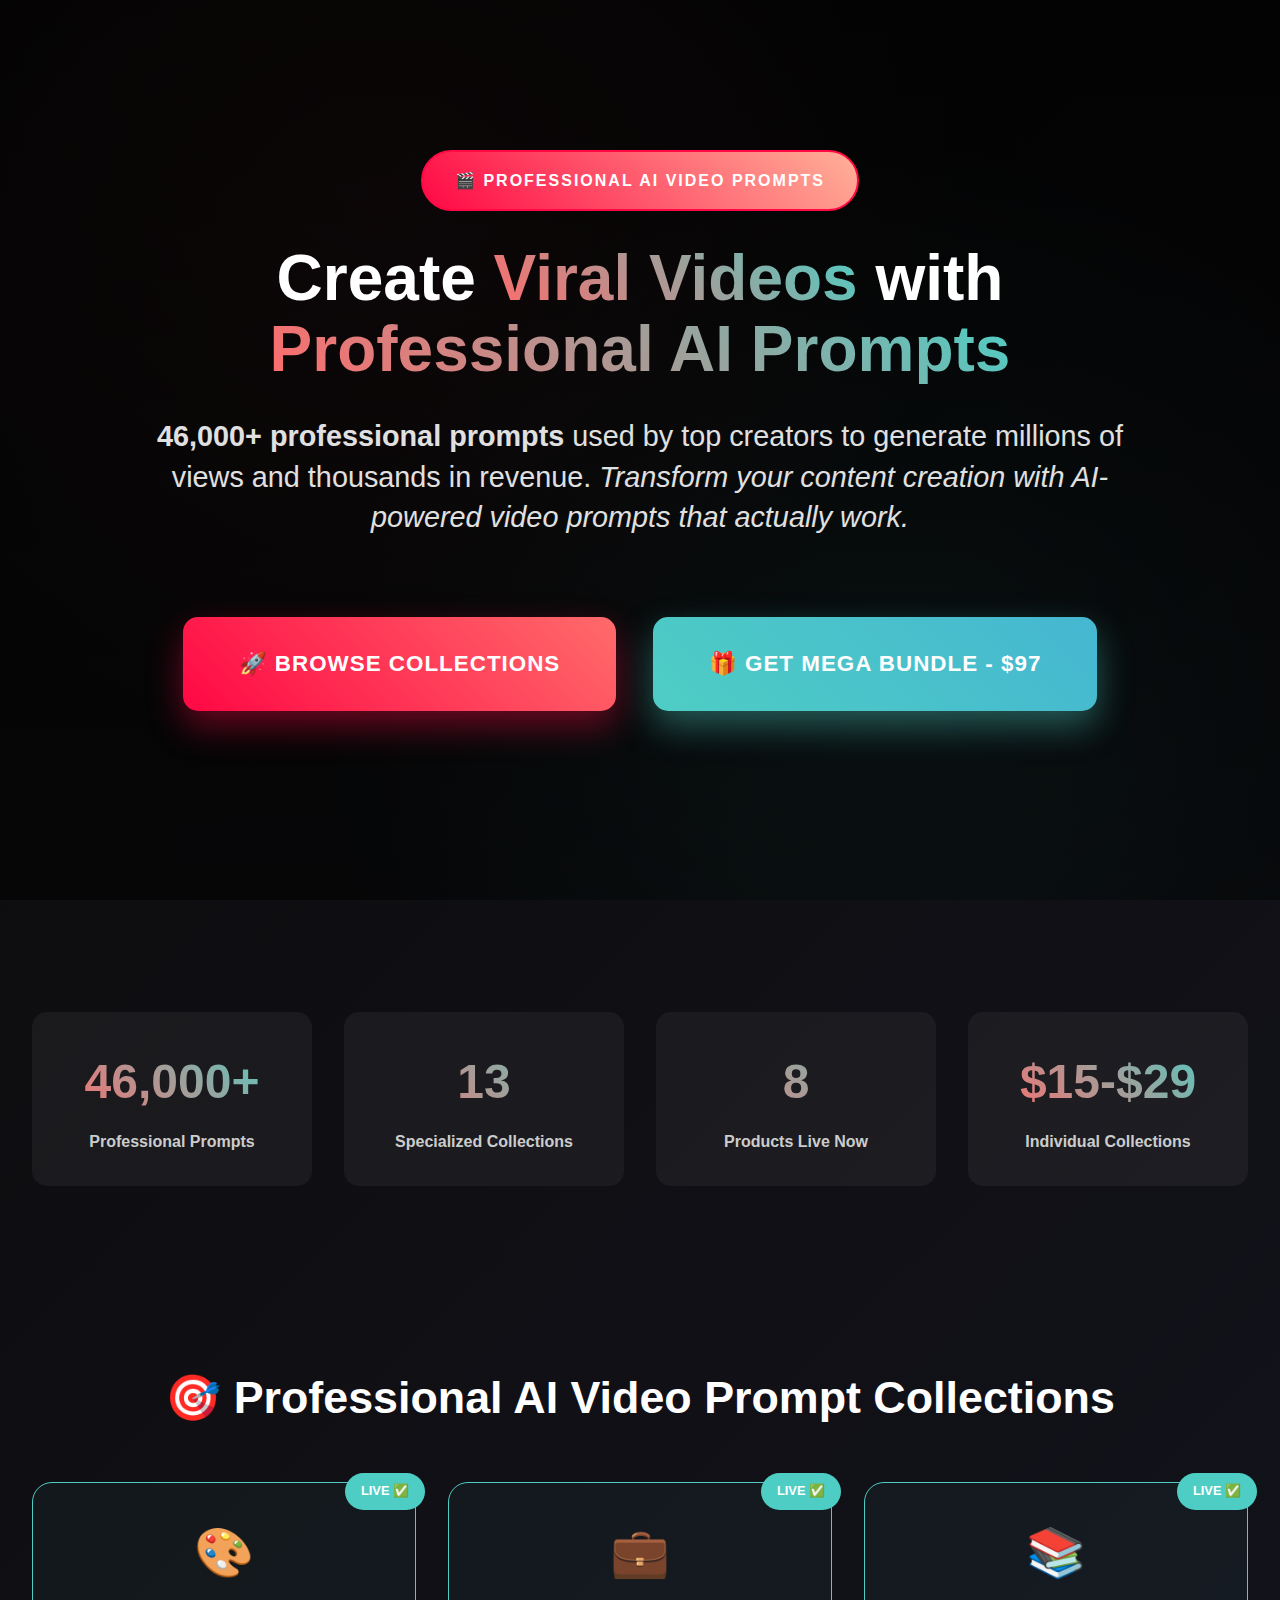
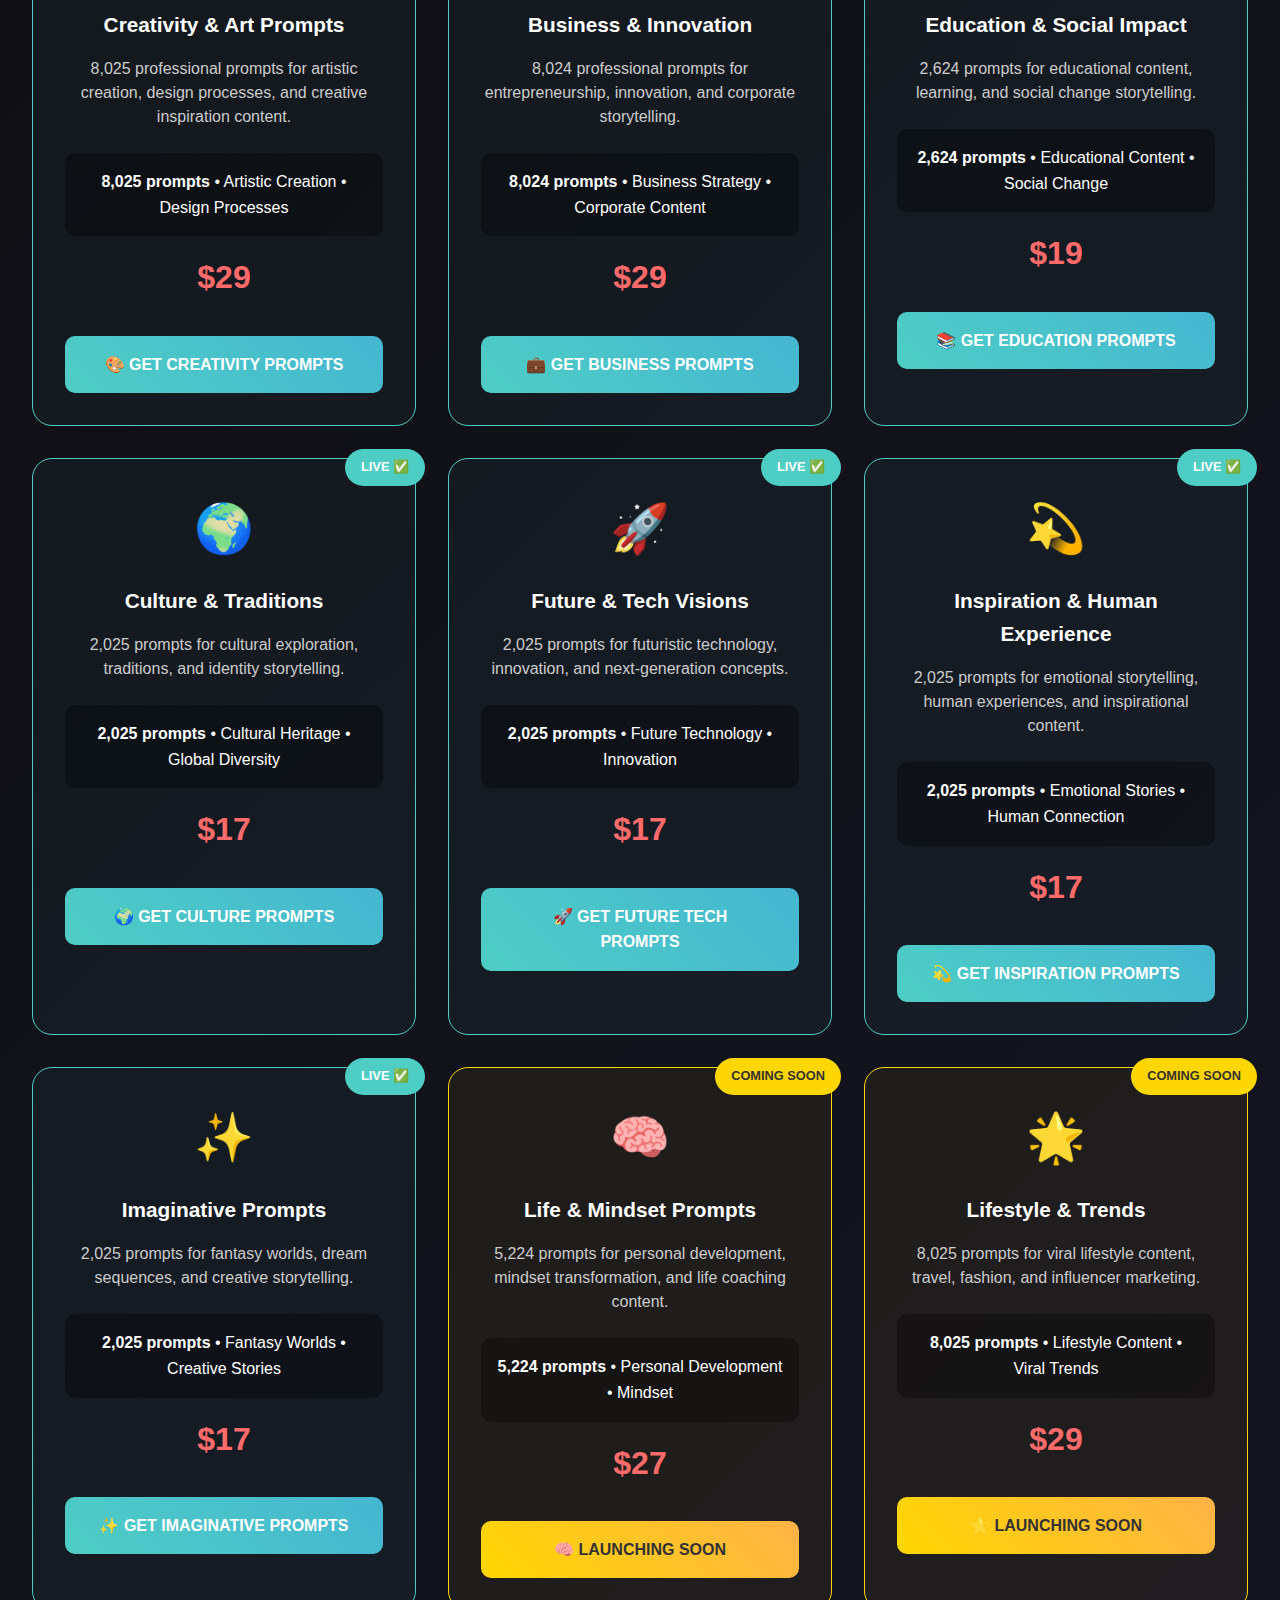
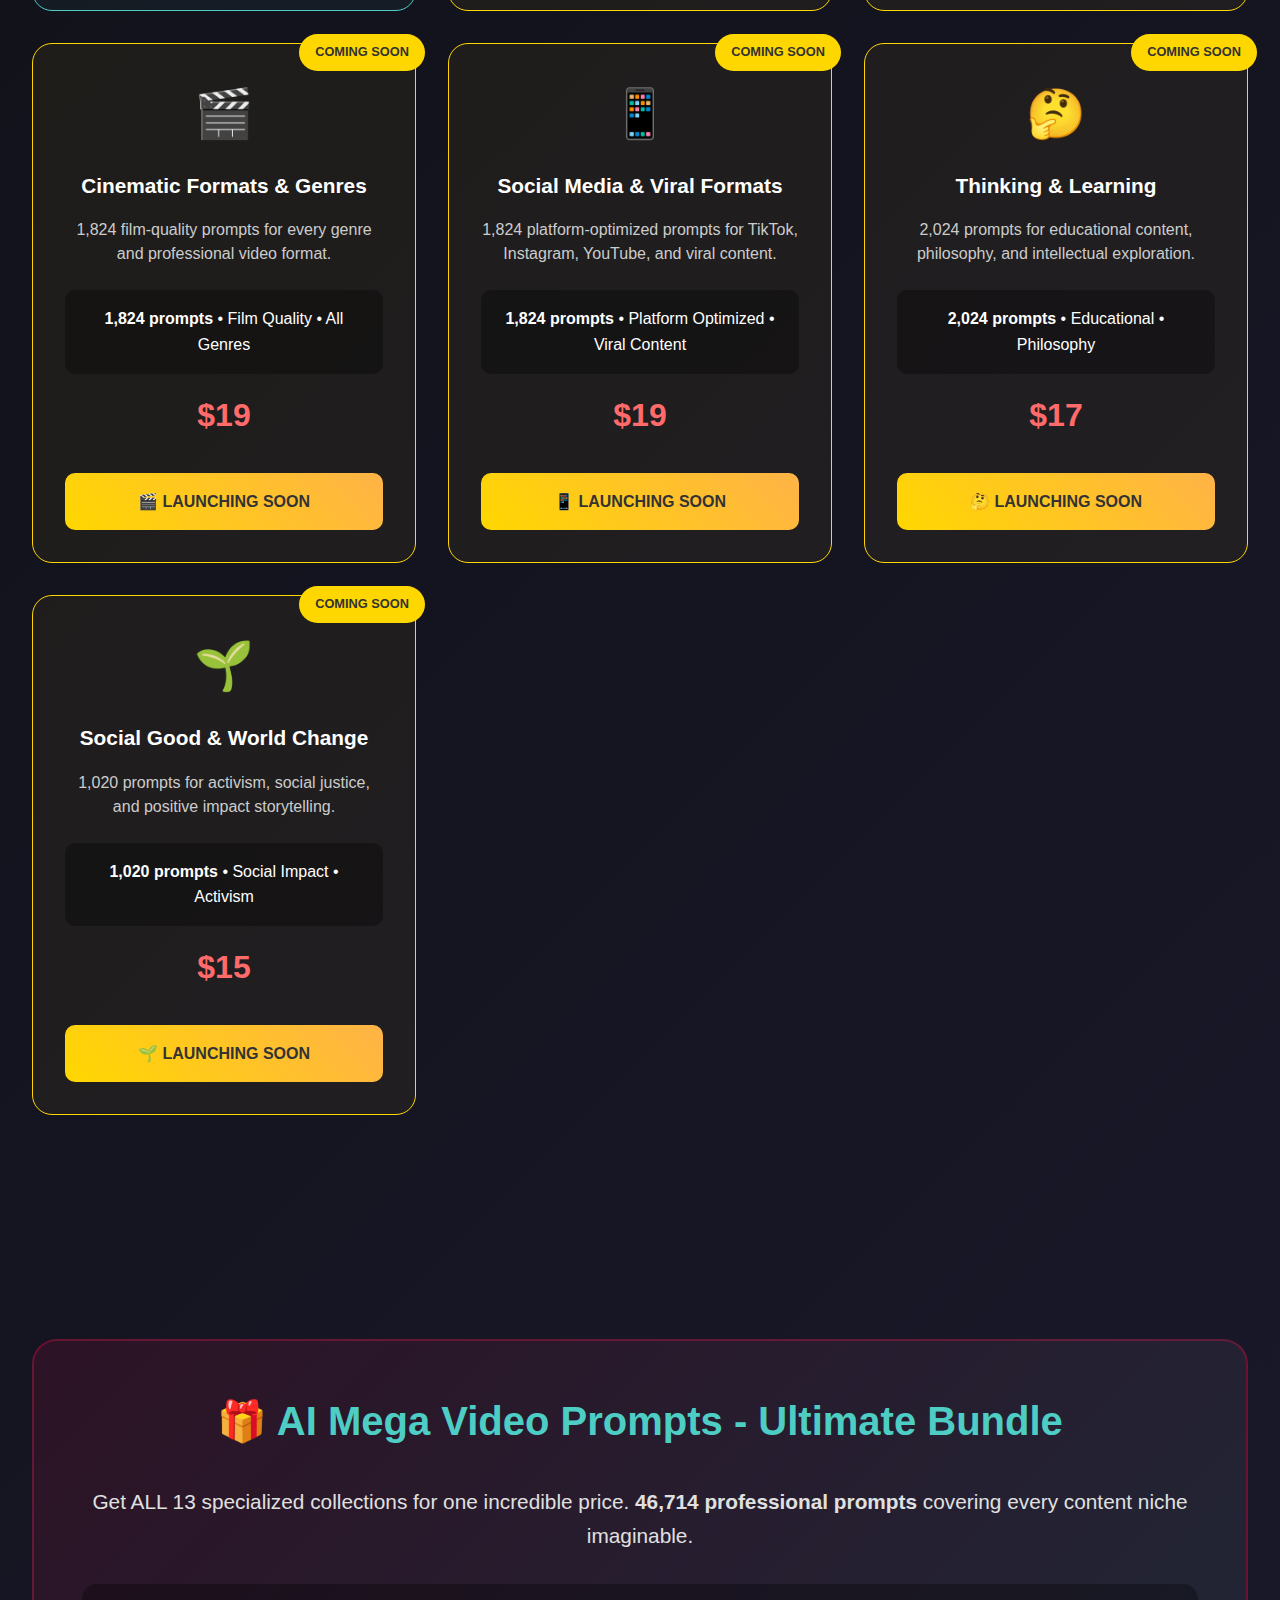
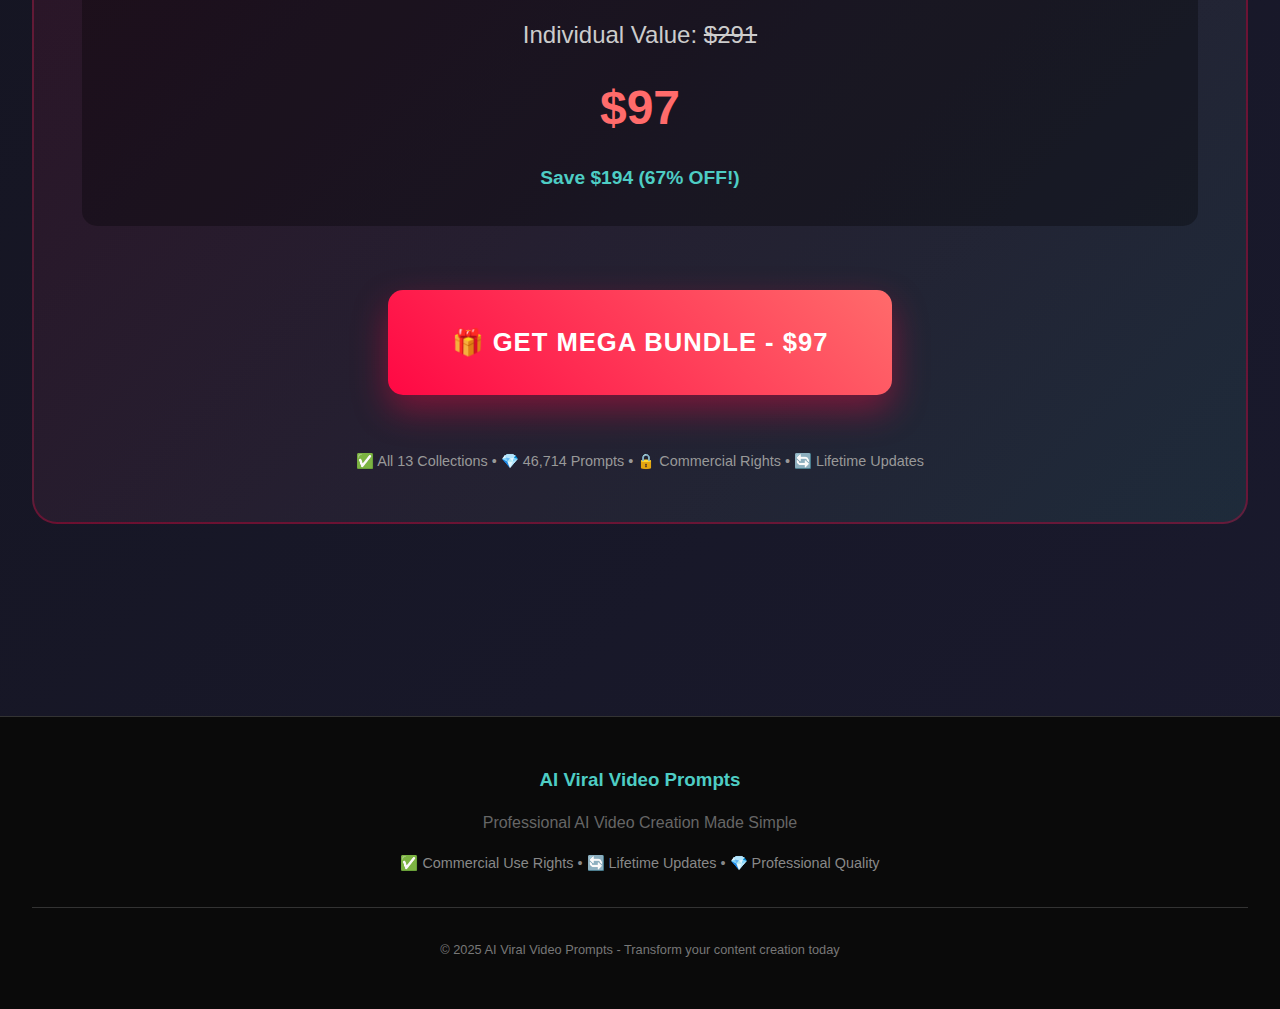
<file: Index.html>
<!DOCTYPE html>
<html lang="en">
<head>
    <meta charset="UTF-8">
    <meta name="viewport" content="width=device-width, initial-scale=1.0">
    <title>AI Viral Video Prompts - Professional AI Video Creation Made Simple</title>
    <style>
        * {
            margin: 0;
            padding: 0;
            box-sizing: border-box;
        }
        
        body {
            font-family: 'Arial', sans-serif;
            background: linear-gradient(135deg, #0c0c0c 0%, #1a1a2e 100%);
            color: #ffffff;
            line-height: 1.6;
            overflow-x: hidden;
        }
        
        .hero-section {
            min-height: 100vh;
            background: linear-gradient(rgba(0,0,0,0.8), rgba(0,0,0,0.6)), 
                        radial-gradient(circle at 30% 20%, rgba(255,107,107,0.15) 0%, transparent 50%),
                        radial-gradient(circle at 70% 80%, rgba(78,205,196,0.15) 0%, transparent 50%);
            display: flex;
            align-items: center;
            justify-content: center;
            text-align: center;
            position: relative;
            padding: 2rem;
        }
        
        .hero-content {
            max-width: 1000px;
            animation: fadeInUp 1s ease-out;
        }
        
        .attention-grabber {
            background: linear-gradient(45deg, #ff0844, #ffb199);
            padding: 1rem 2rem;
            border-radius: 50px;
            font-size: 1rem;
            font-weight: 700;
            text-transform: uppercase;
            letter-spacing: 2px;
            margin-bottom: 2rem;
            display: inline-block;
            animation: pulse 2s infinite;
            border: 2px solid #ff0844;
        }
        
        .mega-headline {
            font-size: clamp(2rem, 6vw, 4rem);
            font-weight: 900;
            line-height: 1.1;
            margin-bottom: 2rem;
            color: #ffffff;
        }
        
        .highlight-text {
            background: linear-gradient(45deg, #ff6b6b, #4ecdc4);
            -webkit-background-clip: text;
            -webkit-text-fill-color: transparent;
            background-clip: text;
        }
        
        .subheadline {
            font-size: clamp(1.1rem, 3vw, 1.8rem);
            margin-bottom: 3rem;
            color: #e0e0e0;
            font-weight: 400;
            line-height: 1.4;
        }
        
        .cta-button {
            display: inline-block;
            padding: 1.8rem 3.5rem;
            font-size: 1.4rem;
            font-weight: 800;
            background: linear-gradient(45deg, #ff0844, #ff6b6b);
            color: white;
            text-decoration: none;
            border-radius: 15px;
            margin: 2rem 1rem;
            transition: all 0.3s ease;
            box-shadow: 0 15px 35px rgba(255,8,68,0.4);
            text-transform: uppercase;
            letter-spacing: 1px;
            position: relative;
            overflow: hidden;
        }
        
        .cta-button:before {
            content: '';
            position: absolute;
            top: 0;
            left: -100%;
            width: 100%;
            height: 100%;
            background: linear-gradient(90deg, transparent, rgba(255,255,255,0.2), transparent);
            transition: left 0.5s;
        }
        
        .cta-button:hover:before {
            left: 100%;
        }
        
        .cta-button:hover {
            transform: translateY(-3px);
            box-shadow: 0 20px 45px rgba(255,8,68,0.6);
        }
        
        .cta-button.secondary {
            background: linear-gradient(45deg, #4ecdc4, #45b7d1);
            box-shadow: 0 15px 35px rgba(78,205,196,0.4);
        }
        
        .cta-button.secondary:hover {
            box-shadow: 0 20px 45px rgba(78,205,196,0.6);
        }
        
        .section {
            padding: 4rem 2rem;
            max-width: 1400px;
            margin: 0 auto;
        }
        
        .section-title {
            font-size: clamp(1.8rem, 4vw, 2.8rem);
            text-align: center;
            margin-bottom: 3rem;
            font-weight: 800;
            color: #ffffff;
        }
        
        .products-grid {
            display: grid;
            grid-template-columns: repeat(auto-fit, minmax(350px, 1fr));
            gap: 2rem;
            margin: 3rem 0;
        }
        
        .product-card {
            background: rgba(255,255,255,0.03);
            border-radius: 20px;
            padding: 2rem;
            border: 1px solid rgba(255,255,255,0.1);
            transition: all 0.3s ease;
            position: relative;
            text-align: center;
        }
        
        .product-card:hover {
            transform: translateY(-10px);
            box-shadow: 0 25px 50px rgba(0,0,0,0.3);
            border-color: #4ecdc4;
        }
        
        .product-card.live {
            border-color: #4ecdc4;
            background: rgba(78,205,196,0.05);
        }
        
        .product-card.coming-soon {
            border-color: #ffd700;
            background: rgba(255,215,0,0.05);
        }
        
        .product-icon {
            font-size: 3rem;
            margin-bottom: 1rem;
            display: block;
        }
        
        .product-title {
            font-size: 1.3rem;
            font-weight: 700;
            margin-bottom: 1rem;
            color: #ffffff;
        }
        
        .product-description {
            color: #cccccc;
            margin-bottom: 1.5rem;
            line-height: 1.5;
        }
        
        .product-stats {
            background: rgba(0,0,0,0.3);
            padding: 1rem;
            border-radius: 10px;
            margin: 1rem 0;
        }
        
        .product-price {
            font-size: 2rem;
            font-weight: 900;
            color: #ff6b6b;
            margin: 1rem 0;
        }
        
        .product-button {
            display: inline-block;
            padding: 1rem 2rem;
            background: linear-gradient(45deg, #4ecdc4, #45b7d1);
            color: white;
            text-decoration: none;
            border-radius: 10px;
            font-weight: 700;
            transition: all 0.3s ease;
            width: 100%;
            margin-top: 1rem;
        }
        
        .product-button:hover {
            transform: translateY(-2px);
            box-shadow: 0 10px 25px rgba(78,205,196,0.4);
        }
        
        .product-button.live {
            background: linear-gradient(45deg, #4ecdc4, #45b7d1);
        }
        
        .product-button.coming-soon {
            background: linear-gradient(45deg, #ffd700, #ffb347);
            color: #333;
        }
        
        .status-badge {
            position: absolute;
            top: -10px;
            right: -10px;
            padding: 0.5rem 1rem;
            border-radius: 20px;
            font-size: 0.8rem;
            font-weight: 700;
            animation: bounce 2s infinite;
        }
        
        .status-badge.live {
            background: #4ecdc4;
            color: white;
        }
        
        .status-badge.coming-soon {
            background: #ffd700;
            color: #333;
        }
        
        .featured-section {
            background: linear-gradient(135deg, rgba(255,8,68,0.1) 0%, rgba(78,205,196,0.1) 100%);
            border-radius: 25px;
            padding: 3rem;
            margin: 3rem 0;
            border: 2px solid rgba(255,8,68,0.3);
            text-align: center;
        }
        
        .stats-grid {
            display: grid;
            grid-template-columns: repeat(auto-fit, minmax(200px, 1fr));
            gap: 2rem;
            margin: 3rem 0;
        }
        
        .stat-card {
            text-align: center;
            padding: 2rem;
            background: rgba(255,255,255,0.05);
            border-radius: 15px;
        }
        
        .stat-number {
            font-size: 3rem;
            font-weight: 900;
            background: linear-gradient(45deg, #ff6b6b, #4ecdc4);
            -webkit-background-clip: text;
            -webkit-text-fill-color: transparent;
            background-clip: text;
        }
        
        .stat-label {
            color: #cccccc;
            font-weight: 600;
            margin-top: 0.5rem;
        }
        
        .footer {
            background: #0a0a0a;
            padding: 3rem 2rem;
            text-align: center;
            border-top: 1px solid #333;
            margin-top: 5rem;
        }
        
        @keyframes pulse {
            0% { transform: scale(1); }
            50% { transform: scale(1.05); }
            100% { transform: scale(1); }
        }
        
        @keyframes bounce {
            0%, 20%, 50%, 80%, 100% { transform: translateY(0); }
            40% { transform: translateY(-10px); }
            60% { transform: translateY(-5px); }
        }
        
        @keyframes fadeInUp {
            from {
                opacity: 0;
                transform: translateY(50px);
            }
            to {
                opacity: 1;
                transform: translateY(0);
            }
        }
        
        @media (max-width: 768px) {
            .hero-section { padding: 1rem; }
            .section { padding: 2rem 1rem; }
            .products-grid { grid-template-columns: 1fr; }
            .cta-button { 
                padding: 1.2rem 2rem; 
                font-size: 1.1rem;
                margin: 1rem 0.5rem;
            }
        }
    </style>
</head>
<body>
    <!-- Hero Section -->
    <section class="hero-section">
        <div class="hero-content">
            <div class="attention-grabber">🎬 PROFESSIONAL AI VIDEO PROMPTS</div>
            
            <h1 class="mega-headline">
                Create <span class="highlight-text">Viral Videos</span> with 
                <span class="highlight-text">Professional AI Prompts</span>
            </h1>
            
            <p class="subheadline">
                <strong>46,000+ professional prompts</strong> used by top creators to generate millions of views and thousands in revenue. 
                <em>Transform your content creation with AI-powered video prompts that actually work.</em>
            </p>
            
            <a href="#products" class="cta-button">
                🚀 BROWSE COLLECTIONS
            </a>
            
            <a href="https://aiviralvideoprompts.gumroad.com/l/aimega" class="cta-button secondary">
                🎁 GET MEGA BUNDLE - $97
            </a>
        </div>
    </section>

    <!-- Stats Section -->
    <section class="section">
        <div class="stats-grid">
            <div class="stat-card">
                <div class="stat-number">46,000+</div>
                <div class="stat-label">Professional Prompts</div>
            </div>
            <div class="stat-card">
                <div class="stat-number">13</div>
                <div class="stat-label">Specialized Collections</div>
            </div>
            <div class="stat-card">
                <div class="stat-number">8</div>
                <div class="stat-label">Products Live Now</div>
            </div>
            <div class="stat-card">
                <div class="stat-number">$15-$29</div>
                <div class="stat-label">Individual Collections</div>
            </div>
        </div>
    </section>

    <!-- Products Section -->
    <section class="section" id="products">
        <h2 class="section-title">🎯 Professional AI Video Prompt Collections</h2>
        
        <div class="products-grid">
            <!-- LIVE PRODUCTS -->
            
            <!-- Creativity & Art -->
            <div class="product-card live">
                <div class="status-badge live">LIVE ✅</div>
                <span class="product-icon">🎨</span>
                <h3 class="product-title">Creativity & Art Prompts</h3>
                <p class="product-description">8,025 professional prompts for artistic creation, design processes, and creative inspiration content.</p>
                <div class="product-stats">
                    <strong>8,025 prompts</strong> • Artistic Creation • Design Processes
                </div>
                <div class="product-price">$29</div>
                <a href="https://aiviralvideoprompts.gumroad.com/l/jjhsh" class="product-button live">
                    🎨 GET CREATIVITY PROMPTS
                </a>
            </div>

            <!-- Business & Innovation -->
            <div class="product-card live">
                <div class="status-badge live">LIVE ✅</div>
                <span class="product-icon">💼</span>
                <h3 class="product-title">Business & Innovation</h3>
                <p class="product-description">8,024 professional prompts for entrepreneurship, innovation, and corporate storytelling.</p>
                <div class="product-stats">
                    <strong>8,024 prompts</strong> • Business Strategy • Corporate Content
                </div>
                <div class="product-price">$29</div>
                <a href="https://aiviralvideoprompts.gumroad.com/l/cyonc" class="product-button live">
                    💼 GET BUSINESS PROMPTS
                </a>
            </div>

            <!-- Education & Social Impact -->
            <div class="product-card live">
                <div class="status-badge live">LIVE ✅</div>
                <span class="product-icon">📚</span>
                <h3 class="product-title">Education & Social Impact</h3>
                <p class="product-description">2,624 prompts for educational content, learning, and social change storytelling.</p>
                <div class="product-stats">
                    <strong>2,624 prompts</strong> • Educational Content • Social Change
                </div>
                <div class="product-price">$19</div>
                <a href="https://aiviralvideoprompts.gumroad.com/l/llskfw" class="product-button live">
                    📚 GET EDUCATION PROMPTS
                </a>
            </div>

            <!-- Culture & Traditions -->
            <div class="product-card live">
                <div class="status-badge live">LIVE ✅</div>
                <span class="product-icon">🌍</span>
                <h3 class="product-title">Culture & Traditions</h3>
                <p class="product-description">2,025 prompts for cultural exploration, traditions, and identity storytelling.</p>
                <div class="product-stats">
                    <strong>2,025 prompts</strong> • Cultural Heritage • Global Diversity
                </div>
                <div class="product-price">$17</div>
                <a href="https://aiviralvideoprompts.gumroad.com/l/ct" class="product-button live">
                    🌍 GET CULTURE PROMPTS
                </a>
            </div>

            <!-- Future & Tech Visions -->
            <div class="product-card live">
                <div class="status-badge live">LIVE ✅</div>
                <span class="product-icon">🚀</span>
                <h3 class="product-title">Future & Tech Visions</h3>
                <p class="product-description">2,025 prompts for futuristic technology, innovation, and next-generation concepts.</p>
                <div class="product-stats">
                    <strong>2,025 prompts</strong> • Future Technology • Innovation
                </div>
                <div class="product-price">$17</div>
                <a href="https://aiviralvideoprompts.gumroad.com/l/hgbde" class="product-button live">
                    🚀 GET FUTURE TECH PROMPTS
                </a>
            </div>

            <!-- Inspiration & Human Experience -->
            <div class="product-card live">
                <div class="status-badge live">LIVE ✅</div>
                <span class="product-icon">💫</span>
                <h3 class="product-title">Inspiration & Human Experience</h3>
                <p class="product-description">2,025 prompts for emotional storytelling, human experiences, and inspirational content.</p>
                <div class="product-stats">
                    <strong>2,025 prompts</strong> • Emotional Stories • Human Connection
                </div>
                <div class="product-price">$17</div>
                <a href="https://aiviralvideoprompts.gumroad.com/l/mzsrzs" class="product-button live">
                    💫 GET INSPIRATION PROMPTS
                </a>
            </div>

            <!-- Imaginative Prompts -->
            <div class="product-card live">
                <div class="status-badge live">LIVE ✅</div>
                <span class="product-icon">✨</span>
                <h3 class="product-title">Imaginative Prompts</h3>
                <p class="product-description">2,025 prompts for fantasy worlds, dream sequences, and creative storytelling.</p>
                <div class="product-stats">
                    <strong>2,025 prompts</strong> • Fantasy Worlds • Creative Stories
                </div>
                <div class="product-price">$17</div>
                <a href="https://aiviralvideoprompts.gumroad.com/l/im" class="product-button live">
                    ✨ GET IMAGINATIVE PROMPTS
                </a>
            </div>

            <!-- COMING SOON PRODUCTS -->
            
            <!-- Life & Mindset -->
            <div class="product-card coming-soon">
                <div class="status-badge coming-soon">COMING SOON</div>
                <span class="product-icon">🧠</span>
                <h3 class="product-title">Life & Mindset Prompts</h3>
                <p class="product-description">5,224 prompts for personal development, mindset transformation, and life coaching content.</p>
                <div class="product-stats">
                    <strong>5,224 prompts</strong> • Personal Development • Mindset
                </div>
                <div class="product-price">$27</div>
                <div class="product-button coming-soon">
                    🧠 LAUNCHING SOON
                </div>
            </div>

            <!-- Lifestyle & Trends -->
            <div class="product-card coming-soon">
                <div class="status-badge coming-soon">COMING SOON</div>
                <span class="product-icon">🌟</span>
                <h3 class="product-title">Lifestyle & Trends</h3>
                <p class="product-description">8,025 prompts for viral lifestyle content, travel, fashion, and influencer marketing.</p>
                <div class="product-stats">
                    <strong>8,025 prompts</strong> • Lifestyle Content • Viral Trends
                </div>
                <div class="product-price">$29</div>
                <div class="product-button coming-soon">
                    🌟 LAUNCHING SOON
                </div>
            </div>

            <!-- Cinematic Formats -->
            <div class="product-card coming-soon">
                <div class="status-badge coming-soon">COMING SOON</div>
                <span class="product-icon">🎬</span>
                <h3 class="product-title">Cinematic Formats & Genres</h3>
                <p class="product-description">1,824 film-quality prompts for every genre and professional video format.</p>
                <div class="product-stats">
                    <strong>1,824 prompts</strong> • Film Quality • All Genres
                </div>
                <div class="product-price">$19</div>
                <div class="product-button coming-soon">
                    🎬 LAUNCHING SOON
                </div>
            </div>

            <!-- Social Media & Viral -->
            <div class="product-card coming-soon">
                <div class="status-badge coming-soon">COMING SOON</div>
                <span class="product-icon">📱</span>
                <h3 class="product-title">Social Media & Viral Formats</h3>
                <p class="product-description">1,824 platform-optimized prompts for TikTok, Instagram, YouTube, and viral content.</p>
                <div class="product-stats">
                    <strong>1,824 prompts</strong> • Platform Optimized • Viral Content
                </div>
                <div class="product-price">$19</div>
                <div class="product-button coming-soon">
                    📱 LAUNCHING SOON
                </div>
            </div>

            <!-- Thinking & Learning -->
            <div class="product-card coming-soon">
                <div class="status-badge coming-soon">COMING SOON</div>
                <span class="product-icon">🤔</span>
                <h3 class="product-title">Thinking & Learning</h3>
                <p class="product-description">2,024 prompts for educational content, philosophy, and intellectual exploration.</p>
                <div class="product-stats">
                    <strong>2,024 prompts</strong> • Educational • Philosophy
                </div>
                <div class="product-price">$17</div>
                <div class="product-button coming-soon">
                    🤔 LAUNCHING SOON
                </div>
            </div>

            <!-- Social Good -->
            <div class="product-card coming-soon">
                <div class="status-badge coming-soon">COMING SOON</div>
                <span class="product-icon">🌱</span>
                <h3 class="product-title">Social Good & World Change</h3>
                <p class="product-description">1,020 prompts for activism, social justice, and positive impact storytelling.</p>
                <div class="product-stats">
                    <strong>1,020 prompts</strong> • Social Impact • Activism
                </div>
                <div class="product-price">$15</div>
                <div class="product-button coming-soon">
                    🌱 LAUNCHING SOON
                </div>
            </div>
        </div>
    </section>

    <!-- Featured Bundle Section -->
    <section class="section">
        <div class="featured-section">
            <h2 style="color: #4ecdc4; font-size: 2.5rem; margin-bottom: 2rem;">
                🎁 AI Mega Video Prompts - Ultimate Bundle
            </h2>
            <p style="font-size: 1.3rem; margin-bottom: 2rem; color: #e0e0e0;">
                Get ALL 13 specialized collections for one incredible price. 
                <strong>46,714 professional prompts</strong> covering every content niche imaginable.
            </p>
            <div style="background: rgba(0,0,0,0.3); padding: 2rem; border-radius: 15px; margin: 2rem 0;">
                <div style="font-size: 1.5rem; color: #cccccc; margin-bottom: 1rem;">Individual Value: <span style="text-decoration: line-through;">$291</span></div>
                <div style="font-size: 3rem; font-weight: 900; color: #ff6b6b; margin-bottom: 1rem;">$97</div>
                <div style="color: #4ecdc4; font-weight: 700; font-size: 1.2rem;">Save $194 (67% OFF!)</div>
            </div>
            <a href="https://aiviralvideoprompts.gumroad.com/l/aimega" class="cta-button" style="font-size: 1.6rem; padding: 2rem 4rem;">
                🎁 GET MEGA BUNDLE - $97
            </a>
            <p style="margin-top: 1rem; color: #999; font-size: 0.9rem;">
                ✅ All 13 Collections • 💎 46,714 Prompts • 🔒 Commercial Rights • 🔄 Lifetime Updates
            </p>
        </div>
    </section>

    <!-- Footer -->
    <footer class="footer">
        <h3 style="color: #4ecdc4; margin-bottom: 1rem;">AI Viral Video Prompts</h3>
        <p style="color: #666; margin-bottom: 1rem;">Professional AI Video Creation Made Simple</p>
        <p style="color: #888; font-size: 0.9rem;">
            ✅ Commercial Use Rights • 🔄 Lifetime Updates • 💎 Professional Quality
        </p>
        <div style="margin-top: 2rem; padding-top: 2rem; border-top: 1px solid #333; color: #777; font-size: 0.8rem;">
            <p>© 2025 AI Viral Video Prompts - Transform your content creation today</p>
        </div>
    </footer>

    <script>
        // Smooth scrolling for anchor links
        document.querySelectorAll('a[href^="#"]').forEach(anchor => {
            anchor.addEventListener('click', function (e) {
                e.preventDefault();
                document.querySelector(this.getAttribute('href')).scrollIntoView({
                    behavior: 'smooth'
                });
            });
        });

        // Add loading animation to buttons
        document.querySelectorAll('.product-button.live').forEach(button => {
            button.addEventListener('click', function() {
                this.innerHTML = '⏳ Opening Store...';
                setTimeout(() => {
                    this.innerHTML = this.getAttribute('data-original') || this.innerHTML;
                }, 2000);
            });
        });

        // Store original button text
        document.querySelectorAll('.product-button.live').forEach(button => {
            button.setAttribute('data-original', button.innerHTML);
        });
    </script>
</body>
</html>
</file>
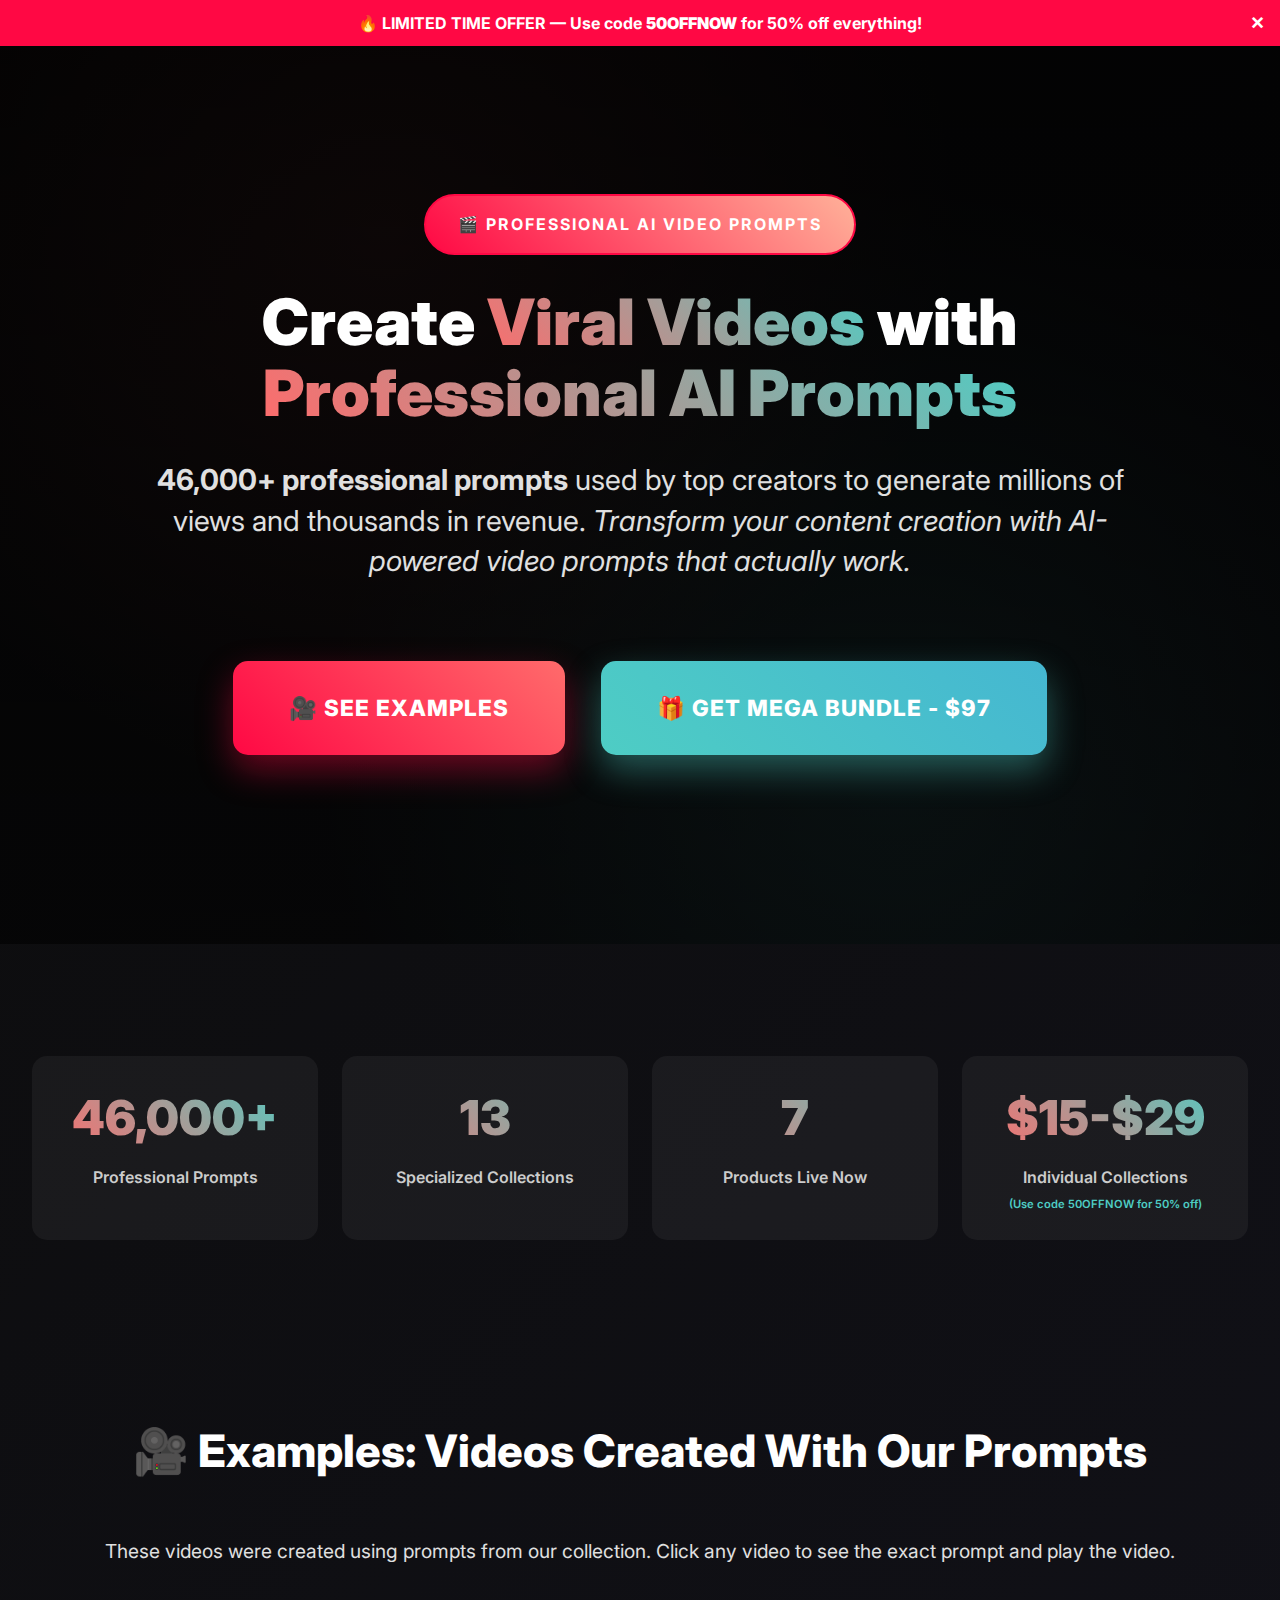
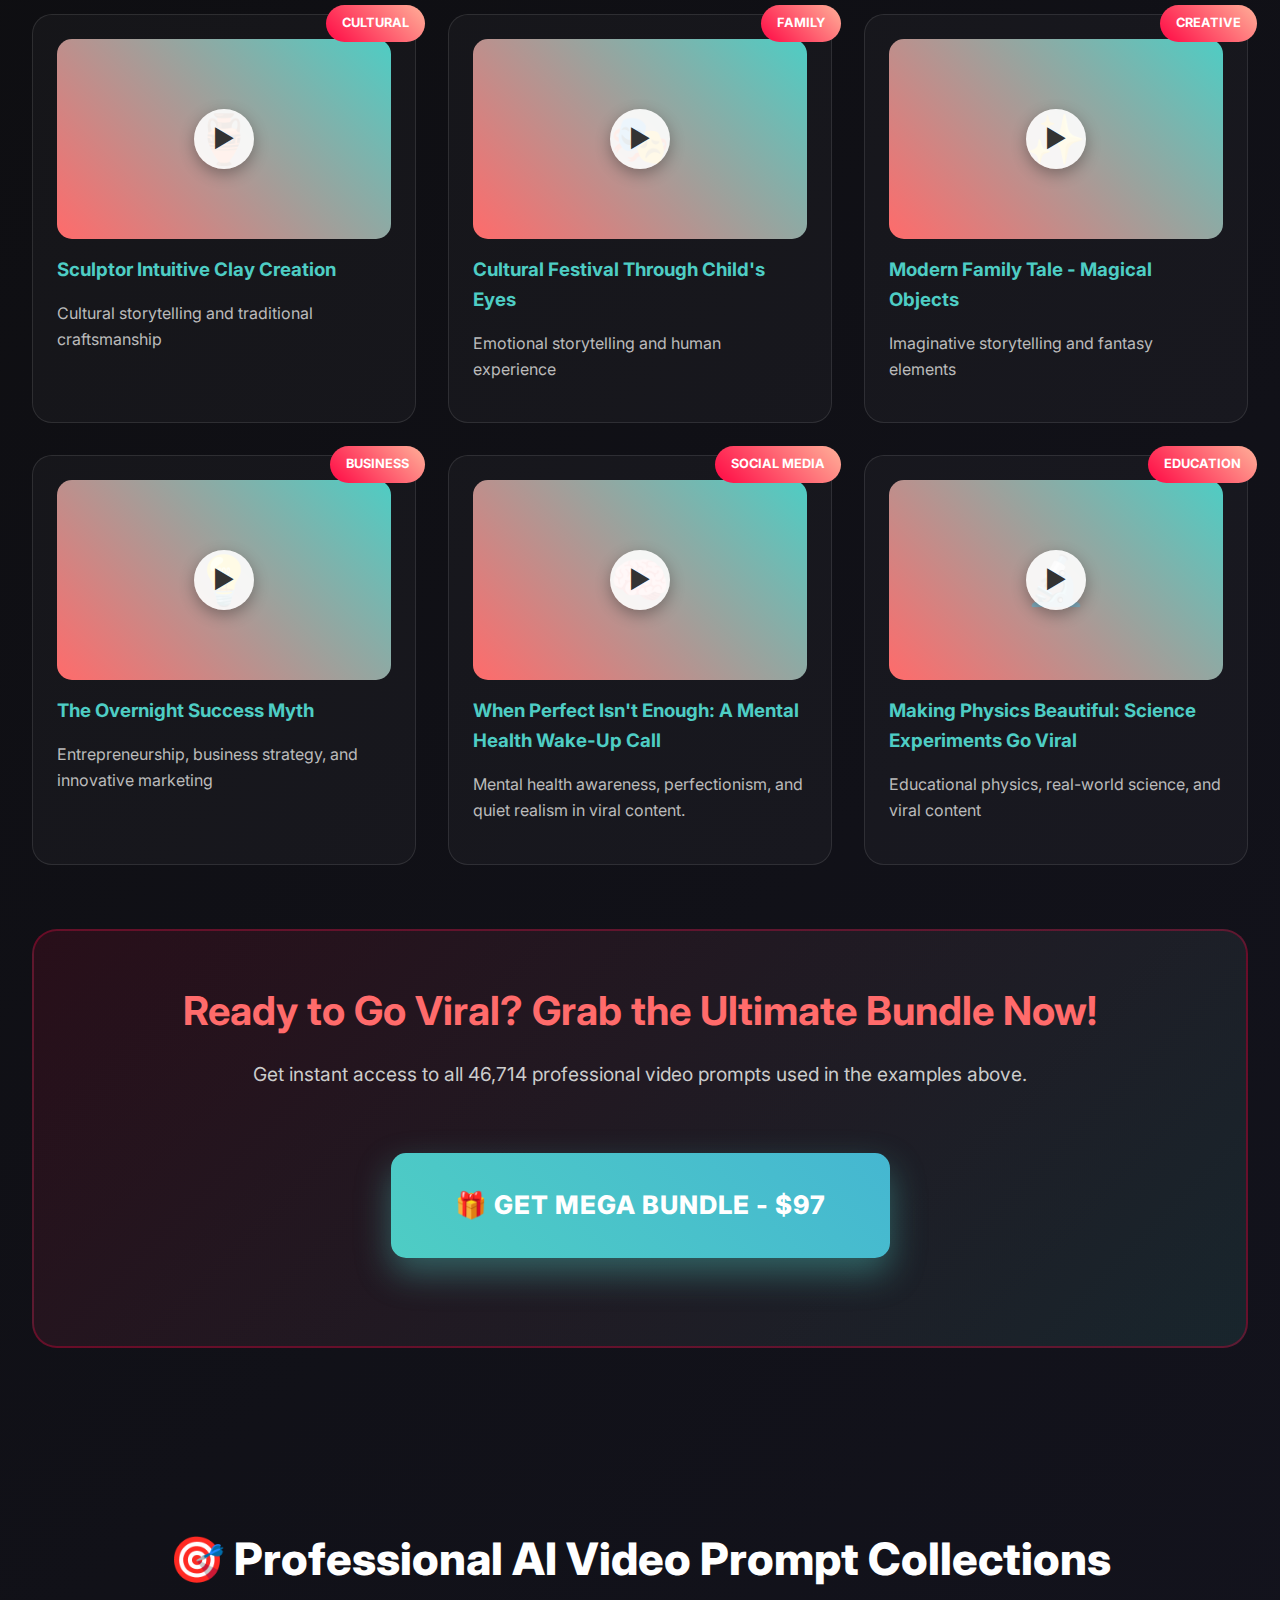
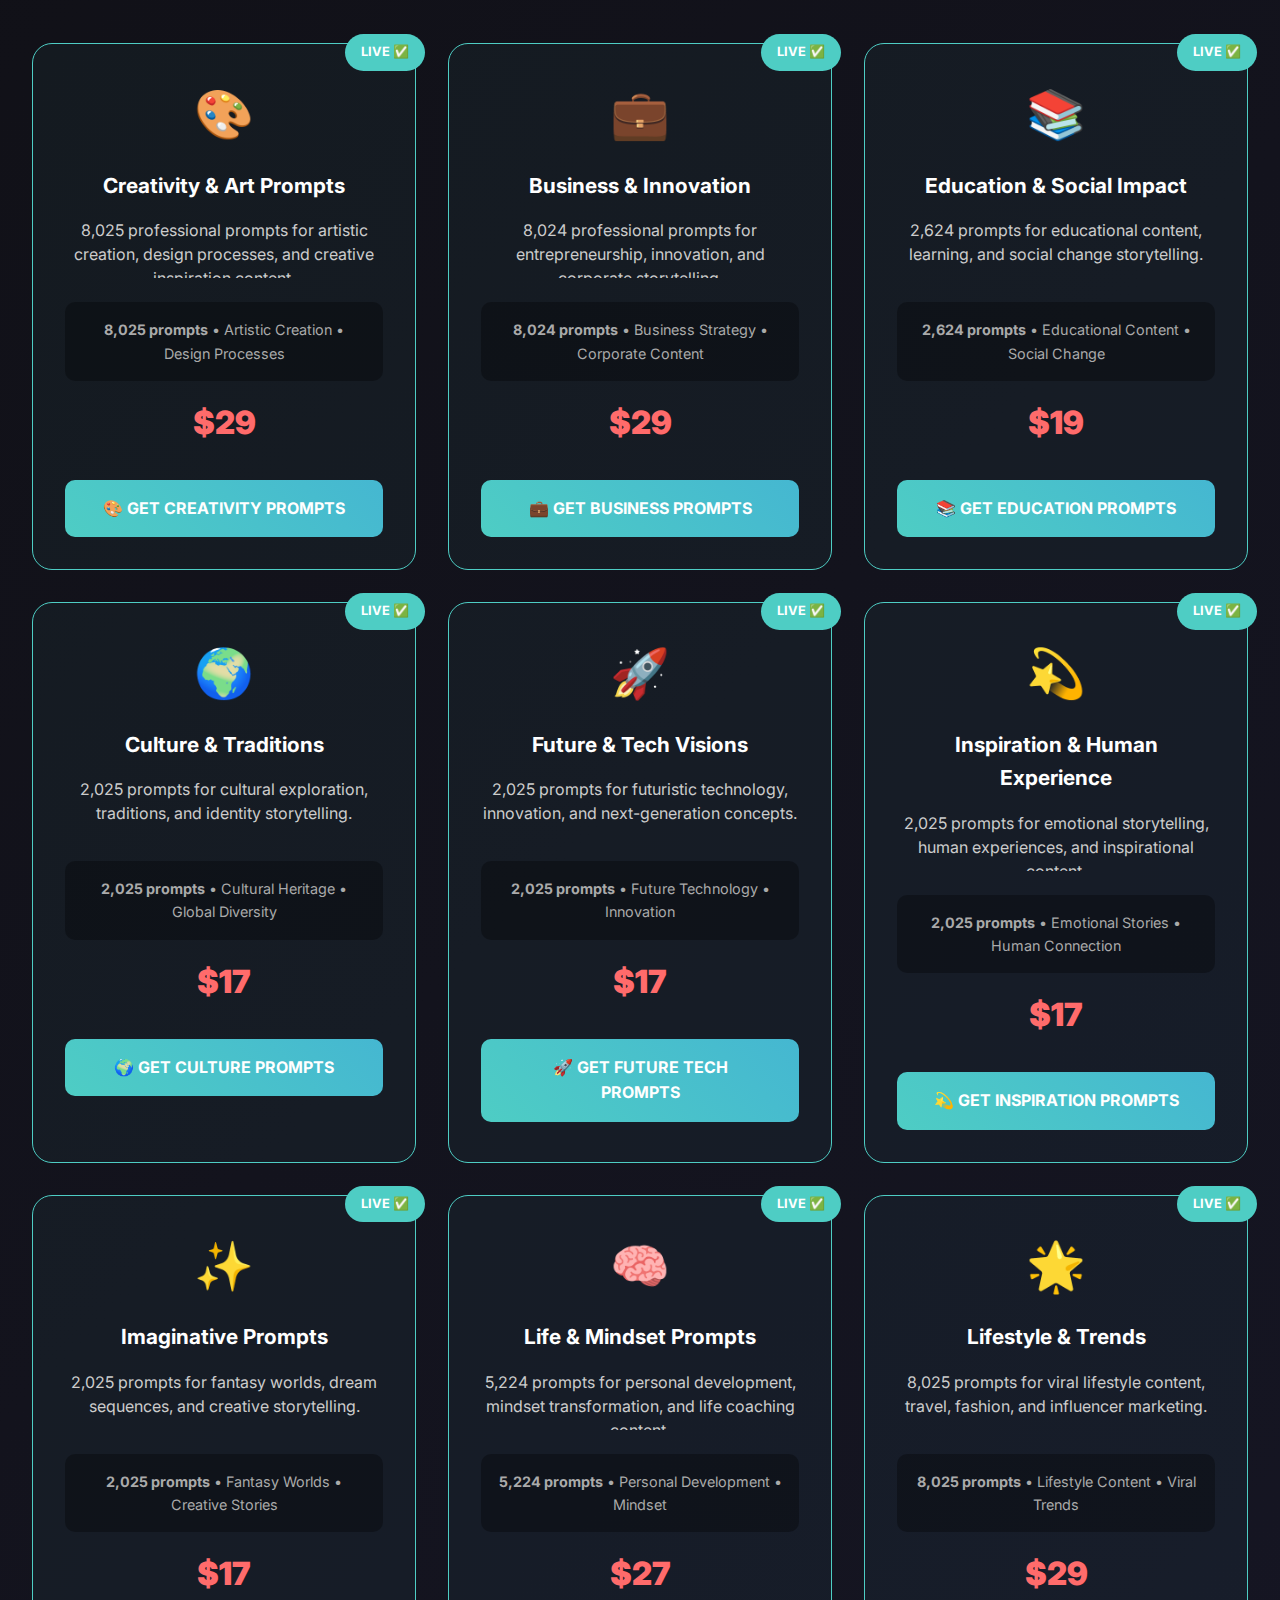
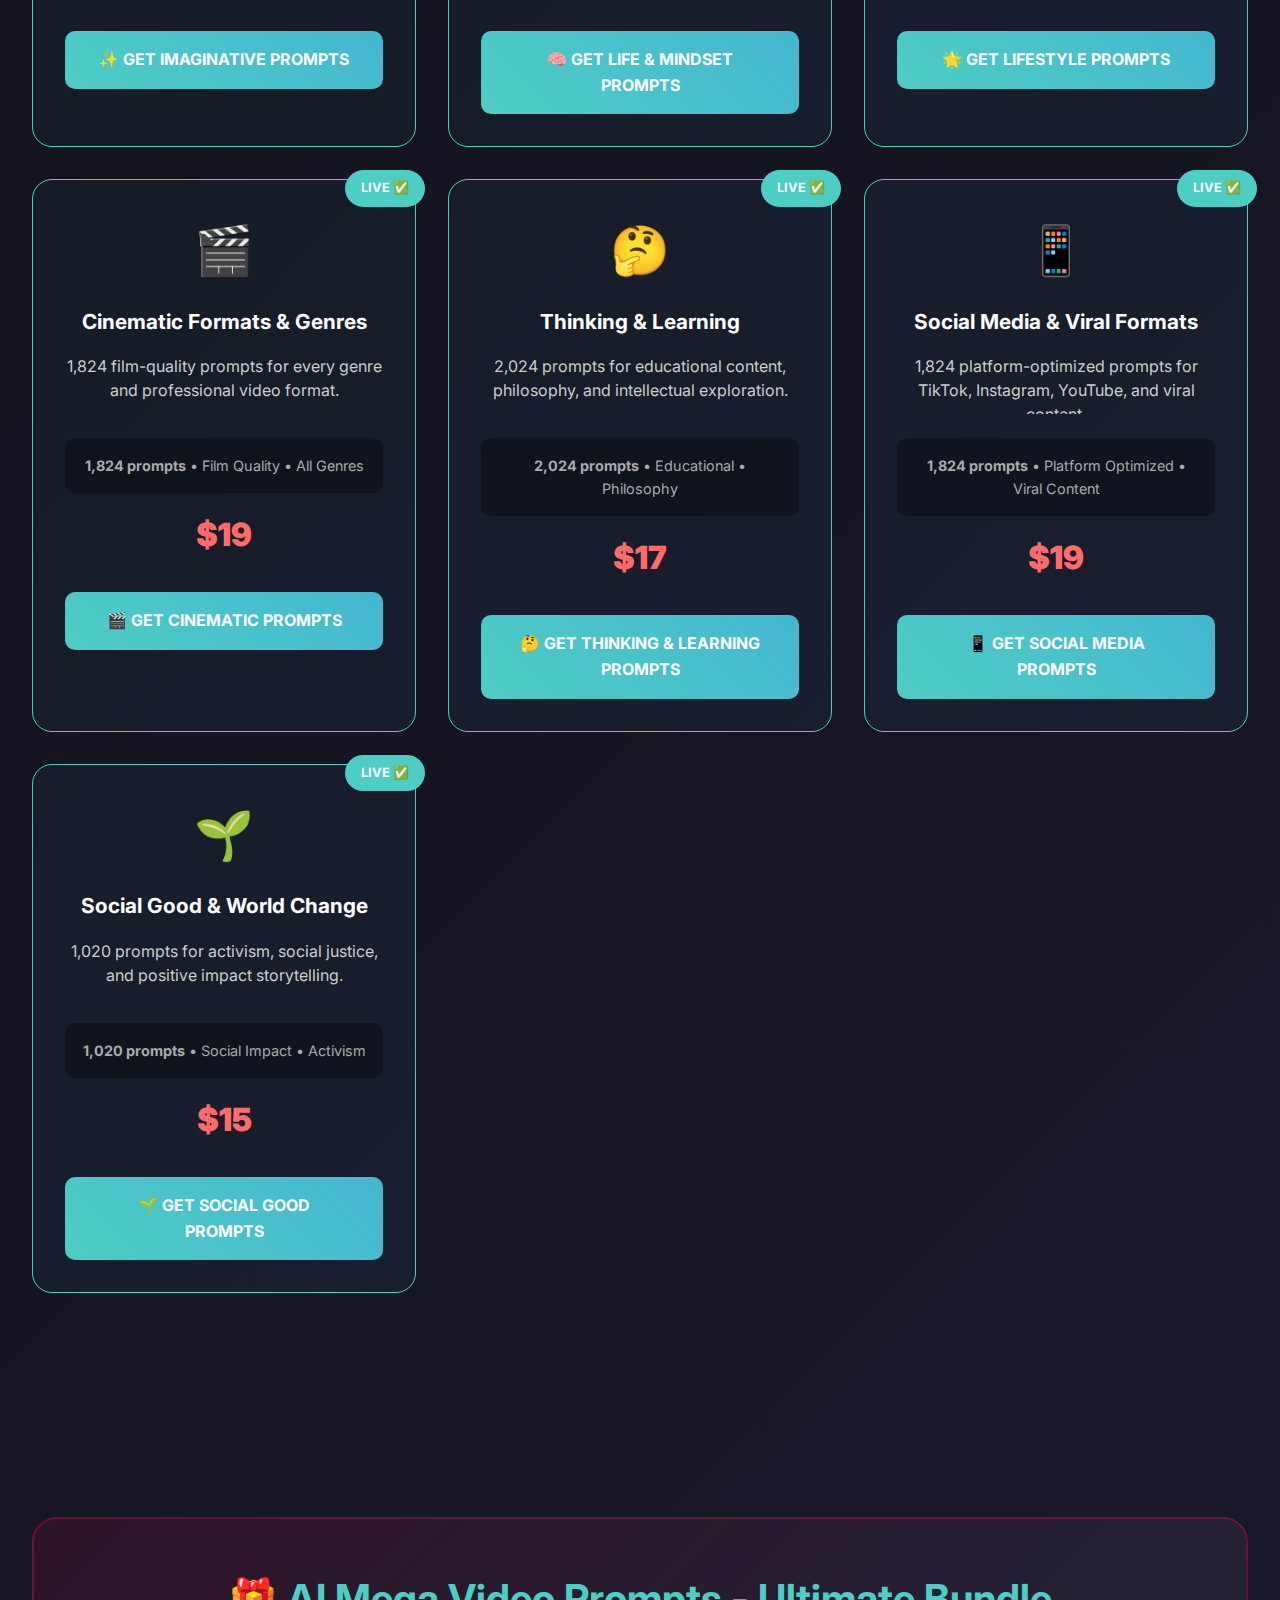
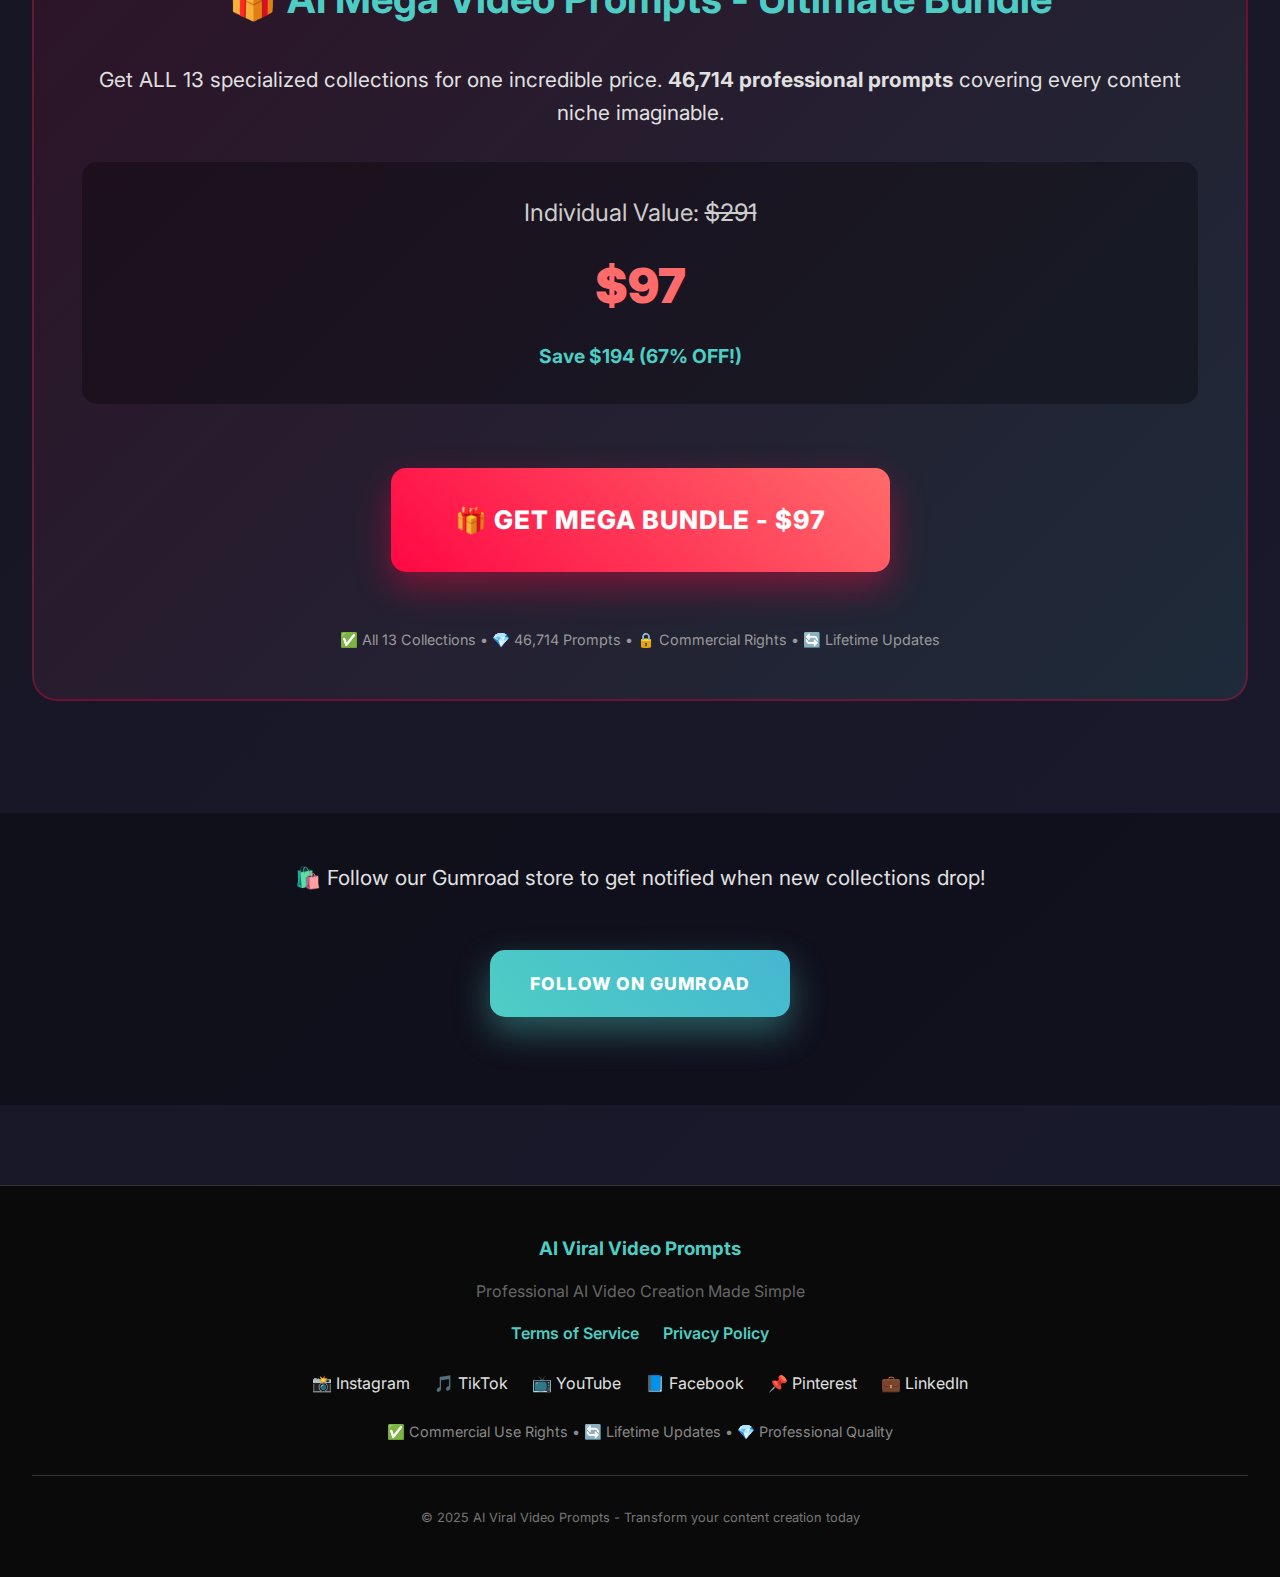
<file: index.html>
<!DOCTYPE html>
<html lang="en">
<head>
    <meta charset="UTF-8">
    <meta name="viewport" content="width=device-width, initial-scale=1.0">
    <title>AI Viral Video Prompts - Professional AI Video Creation Made Simple</title>
    <meta name="description" content="46,000+ professional AI video prompts used by top creators to generate millions of views. Get specialized collections for business, lifestyle, education, and more. Save 67% on the Ultimate Bundle.">
    <meta name="keywords" content="AI video prompts, viral video creation, AI content creation, video marketing, social media content, AI prompts">
    <meta name="author" content="AI Viral Video Prompts">

    <!-- Open Graph / Facebook -->
    <meta property="og:type" content="website">
    <meta property="og:url" content="https://aiviralvideoprompts.com/">
    <meta property="og:title" content="AI Viral Video Prompts - Create Viral Videos with Professional AI">
    <meta property="og:description" content="46,000+ professional AI video prompts. Transform your content creation with AI-powered prompts that actually work.">
    <meta property="og:image" content="https://aiviralvideoprompts.com/og-image.jpg">

    <!-- Twitter -->
    <meta property="twitter:card" content="summary_large_image">
    <meta property="twitter:url" content="https://aiviralvideoprompts.com/">
    <meta property="twitter:title" content="AI Viral Video Prompts - Create Viral Videos with Professional AI">
    <meta property="twitter:description" content="46,000+ professional AI video prompts. Transform your content creation with AI-powered prompts that actually work.">
    <meta property="twitter:image" content="https://aiviralvideoprompts.com/og-image.jpg">

    <!-- Canonical URL -->
    <link rel="canonical" href="https://aiviralvideoprompts.com/">

    <!-- Resource Hints for Performance -->
    <link rel="preconnect" href="https://fonts.googleapis.com">
    <link rel="preconnect" href="https://fonts.gstatic.com" crossorigin>
    <link rel="preconnect" href="https://www.youtube.com">
    <link rel="dns-prefetch" href="https://aiviralvideoprompts.gumroad.com">

    <!-- Optimized Font Loading -->
    <link href="https://fonts.googleapis.com/css2?family=Inter:wght@400;700;900&display=swap" rel="stylesheet">

    <!-- Critical CSS for Above-the-Fold Content -->
    <style>
        /* Critical above-the-fold styles only */
        * { margin: 0; padding: 0; box-sizing: border-box; }
        body {
            font-family: 'Inter', sans-serif;
            background: linear-gradient(135deg, #0c0c0c 0%, #1a1a2e 100%);
            color: #ffffff;
            line-height: 1.6;
            overflow-x: hidden;
        }
        .skip-to-content {
            position: absolute;
            top: -40px;
            left: 0;
            background: #4ecdc4;
            color: #000;
            padding: 8px;
            text-decoration: none;
            z-index: 100;
            font-weight: bold;
        }
        .skip-to-content:focus { top: 0; }
        .hero-section {
            min-height: 100vh;
            background: linear-gradient(rgba(0,0,0,0.8), rgba(0,0,0,0.6)),
                        radial-gradient(circle at 30% 20%, rgba(255,107,107,0.15) 0%, transparent 50%),
                        radial-gradient(circle at 70% 80%, rgba(78,205,196,0.15) 0%, transparent 50%);
            display: flex;
            align-items: center;
            justify-content: center;
            text-align: center;
            position: relative;
            padding: 2rem;
        }
        .hero-content { max-width: 1000px; }
        .attention-grabber {
            background: linear-gradient(45deg, #ff0844, #ffb199);
            padding: 1rem 2rem;
            border-radius: 50px;
            font-size: 1rem;
            font-weight: 700;
            text-transform: uppercase;
            letter-spacing: 2px;
            margin-bottom: 2rem;
            display: inline-block;
            border: 2px solid #ff0844;
        }
        .mega-headline {
            font-size: clamp(2rem, 6vw, 4rem);
            font-weight: 900;
            line-height: 1.1;
            margin-bottom: 2rem;
            color: #ffffff;
        }
        .highlight-text {
            background: linear-gradient(45deg, #ff6b6b, #4ecdc4);
            -webkit-background-clip: text;
            -webkit-text-fill-color: transparent;
            background-clip: text;
        }
        .subheadline {
            font-size: clamp(1.1rem, 3vw, 1.8rem);
            margin-bottom: 3rem;
            color: #e0e0e0;
            font-weight: 400;
            line-height: 1.4;
        }
        .cta-button {
            display: inline-block;
            padding: 1.8rem 3.5rem;
            font-size: 1.4rem;
            font-weight: 800;
            background: linear-gradient(45deg, #ff0844, #ff6b6b);
            color: white;
            text-decoration: none;
            border-radius: 15px;
            margin: 2rem 1rem;
            transition: all 0.3s ease;
            box-shadow: 0 15px 35px rgba(255,8,68,0.4);
            text-transform: uppercase;
            letter-spacing: 1px;
            position: relative;
            overflow: hidden;
            border: none;
        }
        .cta-button.secondary {
            background: linear-gradient(45deg, #4ecdc4, #45b7d1);
            box-shadow: 0 15px 35px rgba(78,205,196,0.4);
        }
    </style>

    <!-- Load full stylesheet asynchronously -->
    <link rel="stylesheet" href="styles.css" media="print" onload="this.media='all'">
    <noscript><link rel="stylesheet" href="styles.css"></noscript>

    <!-- Structured Data for SEO -->
    <script type="application/ld+json">
    {
        "@context": "https://schema.org",
        "@type": "Product",
        "name": "AI Mega Video Prompts - Ultimate Bundle",
        "description": "46,714 professional AI video prompts covering every content niche for viral video creation",
        "brand": {
            "@type": "Organization",
            "name": "AI Viral Video Prompts"
        },
        "offers": {
            "@type": "Offer",
            "price": "97.00",
            "priceCurrency": "USD",
            "availability": "https://schema.org/InStock",
            "url": "https://aiviralvideoprompts.gumroad.com/l/hnjjmr"
        },
        "aggregateRating": {
            "@type": "AggregateRating",
            "ratingValue": "5",
            "reviewCount": "100"
        }
    }
    </script>
</head>
<body>
    <!-- Sticky Discount Banner -->
    <div id="discount-banner" style="position: fixed; top: 0; left: 0; width: 100%; background: #ff0844; color: white; font-weight: bold; text-align: center; padding: 0.75rem 3rem; z-index: 9999; font-size: 1rem; line-height: 1.4;">
        🔥 LIMITED TIME OFFER — Use code <strong>50OFFNOW</strong> for 50% off everything!
        <button onclick="document.getElementById('discount-banner').style.display='none'" aria-label="Close banner" style="position: absolute; right: 1rem; top: 50%; transform: translateY(-50%); background: none; border: none; color: white; font-size: 1.4rem; cursor: pointer; font-weight: bold; line-height: 1;">&times;</button>
    </div>
    <div id="discount-banner-spacer" style="height: 44px;"></div>

    <!-- Skip to Content Link for Accessibility -->
    <a href="#main-content" class="skip-to-content">Skip to main content</a>

    <!-- Hero Section -->
    <section class="hero-section" role="banner">
        <div class="hero-content">
            <div class="attention-grabber">🎬 PROFESSIONAL AI VIDEO PROMPTS</div>
            
            <h1 class="mega-headline">
                Create <span class="highlight-text">Viral Videos</span> with 
                <span class="highlight-text">Professional AI Prompts</span>
            </h1>
            
            <p class="subheadline">
                <strong>46,000+ professional prompts</strong> used by top creators to generate millions of views and thousands in revenue. 
                <em>Transform your content creation with AI-powered video prompts that actually work.</em>
            </p>
            
            <a href="#examples" class="cta-button">
                🎥 SEE EXAMPLES
            </a>
            
            <a href="https://aiviralvideoprompts.gumroad.com/l/hnjjmr?_gl=1*zwrn1c*_ga*OTYwNjAzMjc1LjE3NTg5MTQxMzU.*_ga_6LJN6D94N6*czE3NTk2OTAwMDUkbzUkZzEkdDE3NTk2OTI4NjYkajU3JGwwJGgw" target="_blank" class="cta-button secondary">
                🎁 GET MEGA BUNDLE - $97
            </a>
        </div>
    </section>

    <!-- Stats Section -->
    <section class="section">
        <div class="stats-grid">
            <div class="stat-card">
                <div class="stat-number">46,000+</div>
                <div class="stat-label">Professional Prompts</div>
            </div>
            <div class="stat-card">
                <div class="stat-number">13</div>
                <div class="stat-label">Specialized Collections</div>
            </div>
            <div class="stat-card">
                <div class="stat-number">7</div>
                <div class="stat-label">Products Live Now</div>
            </div>
            <div class="stat-card">
                <div class="stat-number">$15-$29</div>
                <div class="stat-label">Individual Collections<br><small style="font-size:0.7em; color:#4ecdc4;">(Use code 50OFFNOW for 50% off)</small></div>
            </div>
        </div>
    </section>

    <!-- Video Examples Section (Simplified structure for better conversion flow) -->
    <section class="section" id="examples">
        <a id="main-content"></a>
        <h2 class="section-title">🎥 Examples: Videos Created With Our Prompts</h2>
        
        <p style="text-align: center; font-size: 1.2rem; margin-bottom: 3rem; color: #e0e0e0;">
            These videos were created using prompts from our collection. Click any video to see the exact prompt and play the video.
        </p>
        
        <div class="video-preview-grid">
            <!-- Video Card 1 (Inuit Clay - Updated video ID: D4liZ58W9Jk) -->
            <div class="video-card"
                 data-video-id="D4liZ58W9Jk"
                 onclick="openModal('modal1')"
                 role="button"
                 aria-label="Play video: Sculptor Intuitive Clay Creation - Cultural storytelling and traditional craftsmanship"
                 tabindex="0">
                <div class="proof-badge" aria-label="Category">CULTURAL</div>
                <div class="video-thumbnail" aria-hidden="true">
                    <span>🏺</span>
                    <div class="play-button" aria-hidden="true">▶</div>
                </div>
                <h3 style="color: #4ecdc4; margin-bottom: 1rem;">Sculptor Intuitive Clay Creation</h3>
                <p style="color: #bbb; margin-bottom: 1rem;">Cultural storytelling and traditional craftsmanship</p>
            </div>

            <!-- Video Card 2 (Cultural Festival - Updated video ID: BFtC3BO6MCs) -->
            <div class="video-card"
                 data-video-id="BFtC3BO6MCs"
                 onclick="openModal('modal2')"
                 role="button"
                 aria-label="Play video: Cultural Festival Through Child's Eyes - Emotional storytelling and human experience"
                 tabindex="0">
                <div class="proof-badge" aria-label="Category">FAMILY</div>
                <div class="video-thumbnail" aria-hidden="true">
                    <span>🎭</span>
                    <div class="play-button" aria-hidden="true">▶</div>
                </div>
                <h3 style="color: #4ecdc4; margin-bottom: 1rem;">Cultural Festival Through Child's Eyes</h3>
                <p style="color: #bbb; margin-bottom: 1rem;">Emotional storytelling and human experience</p>
            </div>

            <!-- Video Card 3 (Magical Objects - Updated video ID: 2KDo4OnZe-E) -->
            <div class="video-card"
                 data-video-id="2KDo4OnZe-E"
                 onclick="openModal('modal3')"
                 role="button"
                 aria-label="Play video: Modern Family Tale - Magical Objects - Imaginative storytelling and fantasy elements"
                 tabindex="0">
                <div class="proof-badge" aria-label="Category">CREATIVE</div>
                <div class="video-thumbnail" aria-hidden="true">
                    <span>✨</span>
                    <div class="play-button" aria-hidden="true">▶</div>
                </div>
                <h3 style="color: #4ecdc4; margin-bottom: 1rem;">Modern Family Tale - Magical Objects</h3>
                <p style="color: #bbb; margin-bottom: 1rem;">Imaginative storytelling and fantasy elements</p>
            </div>

            <!-- Video Card 4 (The Overnight Success Myth - UPDATED VIDEO ID) -->
            <div class="video-card"
                 data-video-id="UxzGX1c7Th4"
                 onclick="openModal('modal4')"
                 role="button"
                 aria-label="Play video: The Overnight Success Myth - Entrepreneurship, business strategy, and innovative marketing"
                 tabindex="0">
                <div class="proof-badge" aria-label="Category">BUSINESS</div>
                <div class="video-thumbnail" aria-hidden="true">
                    <span>💡</span>
                    <div class="play-button" aria-hidden="true">▶</div>
                </div>
                <h3 style="color: #4ecdc4; margin-bottom: 1rem;">The Overnight Success Myth</h3>
                <p style="color: #bbb; margin-bottom: 1rem;">Entrepreneurship, business strategy, and innovative marketing</p>
            </div>

            <!-- Video Card 5 (When Perfect Isn't Enough: A Mental Health Wake-Up Call - UPDATED) -->
            <div class="video-card"
                 data-video-id="JGkOUmt54FM"
                 onclick="openModal('modal5')"
                 role="button"
                 aria-label="Play video: When Perfect Isn't Enough: A Mental Health Wake-Up Call - Mental health awareness and perfectionism"
                 tabindex="0">
                <div class="proof-badge" aria-label="Category">SOCIAL MEDIA</div>
                <div class="video-thumbnail" aria-hidden="true">
                    <span>🧠</span>
                    <div class="play-button" aria-hidden="true">▶</div>
                </div>
                <h3 style="color: #4ecdc4; margin-bottom: 1rem;">When Perfect Isn't Enough: A Mental Health Wake-Up Call</h3>
                <p style="color: #bbb; margin-bottom: 1rem;">Mental health awareness, perfectionism, and quiet realism in viral content.</p>
            </div>

            <!-- Video Card 6 (Making Physics Beautiful: Science Experiments Go Viral) -->
            <div class="video-card"
                 data-video-id="s1f9-sjkz-8"
                 onclick="openModal('modal6')"
                 role="button"
                 aria-label="Play video: Making Physics Beautiful - Science Experiments Go Viral - Educational physics and real-world science"
                 tabindex="0">
                <div class="proof-badge" aria-label="Category">EDUCATION</div>
                <div class="video-thumbnail" aria-hidden="true">
                    <span>🔬</span>
                    <div class="play-button" aria-hidden="true">▶</div>
                </div>
                <h3 style="color: #4ecdc4; margin-bottom: 1rem;">Making Physics Beautiful: Science Experiments Go Viral</h3>
                <p style="color: #bbb; margin-bottom: 1rem;">Educational physics, real-world science, and viral content</p>
            </div>
        </div>

        <!-- NEW POST-EXAMPLES CALL TO ACTION -->
        <div class="featured-section" style="margin-top: 4rem;">
            <h2 style="color: #ff6b6b; font-size: clamp(1.8rem, 4vw, 2.5rem); margin-bottom: 1rem;">
                Ready to Go Viral? Grab the Ultimate Bundle Now!
            </h2>
            <p style="font-size: 1.2rem; margin-bottom: 2rem; color: #cccccc;">
                Get instant access to all 46,714 professional video prompts used in the examples above.
            </p>
            <a href="https://aiviralvideoprompts.gumroad.com/l/hnjjmr?_gl=1*zwrn1c*_ga*OTYwNjAzMjc1LjE3NTg5MTQxMzU.*_ga_6LJN6D94N6*czE3NTk2OTAwMDUkbzUkZzEkdDE3NTk2OTI4NjYkajU3JGwwJGgw" target="_blank" class="cta-button secondary" style="font-size: 1.6rem; padding: 2rem 4rem;">
                🎁 GET MEGA BUNDLE - $97
            </a>
        </div>
        <!-- END NEW POST-EXAMPLES CALL TO ACTION -->
    </section>

    <!-- Products Section -->
    <section class="section" id="products">
        <h2 class="section-title">🎯 Professional AI Video Prompt Collections</h2>
        
        <div class="products-grid">
            <!-- LIVE PRODUCTS -->
            
            <!-- Creativity & Art -->
            <div class="product-card live">
                <div class="status-badge live">LIVE ✅</div>
                <span class="product-icon">🎨</span>
                <h3 class="product-title">Creativity & Art Prompts</h3>
                <p class="product-description">8,025 professional prompts for artistic creation, design processes, and creative inspiration content.</p>
                <div class="product-stats">
                    <strong>8,025 prompts</strong> • Artistic Creation • Design Processes
                </div>
                <div class="product-price">$29</div>
                <a href="https://aiviralvideoprompts.gumroad.com/l/jjhsh" target="_blank" class="product-button live">
                    🎨 GET CREATIVITY PROMPTS
                </a>
            </div>

            <!-- Business & Innovation -->
            <div class="product-card live">
                <div class="status-badge live">LIVE ✅</div>
                <span class="product-icon">💼</span>
                <h3 class="product-title">Business & Innovation</h3>
                <p class="product-description">8,024 professional prompts for entrepreneurship, innovation, and corporate storytelling.</p>
                <div class="product-stats">
                    <strong>8,024 prompts</strong> • Business Strategy • Corporate Content
                </div>
                <div class="product-price">$29</div>
                <a href="https://aiviralvideoprompts.gumroad.com/l/cyonc" target="_blank" class="product-button live">
                    💼 GET BUSINESS PROMPTS
                </a>
            </div>

            <!-- Education & Social Impact -->
            <div class="product-card live">
                <div class="status-badge live">LIVE ✅</div>
                <span class="product-icon">📚</span>
                <h3 class="product-title">Education & Social Impact</h3>
                <p class="product-description">2,624 prompts for educational content, learning, and social change storytelling.</p>
                <div class="product-stats">
                    <strong>2,624 prompts</strong> • Educational Content • Social Change
                </div>
                <div class="product-price">$19</div>
                <a href="https://aiviralvideoprompts.gumroad.com/l/llskfw" target="_blank" class="product-button live">
                    📚 GET EDUCATION PROMPTS
                </a>
            </div>

            <!-- Culture & Traditions -->
            <div class="product-card live">
                <div class="status-badge live">LIVE ✅</div>
                <span class="product-icon">🌍</span>
                <h3 class="product-title">Culture & Traditions</h3>
                <p class="product-description">2,025 prompts for cultural exploration, traditions, and identity storytelling.</p>
                <div class="product-stats">
                    <strong>2,025 prompts</strong> • Cultural Heritage • Global Diversity
                </div>
                <div class="product-price">$17</div>
                <a href="https://aiviralvideoprompts.gumroad.com/l/ct" target="_blank" class="product-button live">
                    🌍 GET CULTURE PROMPTS
                </a>
            </div>

            <!-- Future & Tech Visions -->
            <div class="product-card live">
                <div class="status-badge live">LIVE ✅</div>
                <span class="product-icon">🚀</span>
                <h3 class="product-title">Future & Tech Visions</h3>
                <p class="product-description">2,025 prompts for futuristic technology, innovation, and next-generation concepts.</p>
                <div class="product-stats">
                    <strong>2,025 prompts</strong> • Future Technology • Innovation
                </div>
                <div class="product-price">$17</div>
                <a href="https://aiviralvideoprompts.gumroad.com/l/hgbde" target="_blank" class="product-button live">
                    🚀 GET FUTURE TECH PROMPTS
                </a>
            </div>

            <!-- Inspiration & Human Experience -->
            <div class="product-card live">
                <div class="status-badge live">LIVE ✅</div>
                <span class="product-icon">💫</span>
                <h3 class="product-title">Inspiration & Human Experience</h3>
                <p class="product-description">2,025 prompts for emotional storytelling, human experiences, and inspirational content.</p>
                <div class="product-stats">
                    <strong>2,025 prompts</strong> • Emotional Stories • Human Connection
                </div>
                <div class="product-price">$17</div>
                <a href="https://aiviralvideoprompts.gumroad.com/l/mzsrzs" target="_blank" class="product-button live">
                    💫 GET INSPIRATION PROMPTS
                </a>
            </div>

            <!-- Imaginative Prompts -->
            <div class="product-card live">
                <div class="status-badge live">LIVE ✅</div>
                <span class="product-icon">✨</span>
                <h3 class="product-title">Imaginative Prompts</h3>
                <p class="product-description">2,025 prompts for fantasy worlds, dream sequences, and creative storytelling.</p>
                <div class="product-stats">
                    <strong>2,025 prompts</strong> • Fantasy Worlds • Creative Stories
                </div>
                <div class="product-price">$17</div>
                <a href="https://aiviralvideoprompts.gumroad.com/l/im" target="_blank" class="product-button live">
                    ✨ GET IMAGINATIVE PROMPTS
                </a>
            </div>

            <!-- Life & Mindset (LIVE) -->
            <div class="product-card live">
                <div class="status-badge live">LIVE ✅</div>
                <span class="product-icon">🧠</span>
                <h3 class="product-title">Life & Mindset Prompts</h3>
                <p class="product-description">5,224 prompts for personal development, mindset transformation, and life coaching content.</p>
                <div class="product-stats">
                    <strong>5,224 prompts</strong> • Personal Development • Mindset
                </div>
                <div class="product-price">$27</div>
                <a href="https://aiviralvideoprompts.gumroad.com/l/lmavp" target="_blank" class="product-button live">
                    🧠 GET LIFE & MINDSET PROMPTS
                </a>
            </div>

            <!-- Lifestyle & Trends (LIVE) -->
            <div class="product-card live">
                <div class="status-badge live">LIVE ✅</div>
                <span class="product-icon">🌟</span>
                <h3 class="product-title">Lifestyle & Trends</h3>
                <p class="product-description">8,025 prompts for viral lifestyle content, travel, fashion, and influencer marketing.</p>
                <div class="product-stats">
                    <strong>8,025 prompts</strong> • Lifestyle Content • Viral Trends
                </div>
                <div class="product-price">$29</div>
                <a href="https://aiviralvideoprompts.gumroad.com/l/lt" target="_blank" class="product-button live">
                    🌟 GET LIFESTYLE PROMPTS
                </a>
            </div>

            <!-- Cinematic Formats (LIVE) -->
            <div class="product-card live">
                <div class="status-badge live">LIVE ✅</div>
                <span class="product-icon">🎬</span>
                <h3 class="product-title">Cinematic Formats & Genres</h3>
                <p class="product-description">1,824 film-quality prompts for every genre and professional video format.</p>
                <div class="product-stats">
                    <strong>1,824 prompts</strong> • Film Quality • All Genres
                </div>
                <div class="product-price">$19</div>
                <a href="https://aiviralvideoprompts.gumroad.com/l/wifzq" target="_blank" class="product-button live">
                    🎬 GET CINEMATIC PROMPTS
                </a>
            </div>

            <!-- Thinking & Learning (LIVE) -->
            <div class="product-card live">
                <div class="status-badge live">LIVE ✅</div>
                <span class="product-icon">🤔</span>
                <h3 class="product-title">Thinking & Learning</h3>
                <p class="product-description">2,024 prompts for educational content, philosophy, and intellectual exploration.</p>
                <div class="product-stats">
                    <strong>2,024 prompts</strong> • Educational • Philosophy
                </div>
                <div class="product-price">$17</div>
                <a href="https://aiviralvideoprompts.gumroad.com/l/lcvej" target="_blank" class="product-button live">
                    🤔 GET THINKING & LEARNING PROMPTS
                </a>
            </div>

            <!-- Social Media & Viral (LIVE) -->
            <div class="product-card live">
                <div class="status-badge live">LIVE ✅</div>
                <span class="product-icon">📱</span>
                <h3 class="product-title">Social Media & Viral Formats</h3>
                <p class="product-description">1,824 platform-optimized prompts for TikTok, Instagram, YouTube, and viral content.</p>
                <div class="product-stats">
                    <strong>1,824 prompts</strong> • Platform Optimized • Viral Content
                </div>
                <div class="product-price">$19</div>
                <a href="https://aiviralvideoprompts.gumroad.com/l/dxexd" target="_blank" class="product-button live">
                    📱 GET SOCIAL MEDIA PROMPTS
                </a>
            </div>

            <!-- Social Good (LIVE) -->
            <div class="product-card live">
                <div class="status-badge live">LIVE ✅</div>
                <span class="product-icon">🌱</span>
                <h3 class="product-title">Social Good & World Change</h3>
                <p class="product-description">1,020 prompts for activism, social justice, and positive impact storytelling.</p>
                <div class="product-stats">
                    <strong>1,020 prompts</strong> • Social Impact • Activism
                </div>
                <div class="product-price">$15</div>
                <a href="https://aiviralvideoprompts.gumroad.com/l/jovzr" target="_blank" class="product-button live">
                    🌱 GET SOCIAL GOOD PROMPTS
                </a>
            </div>
        </div>
    </section>

    <!-- Featured Bundle Section -->
    <section class="section">
        <div class="featured-section">
            <h2 style="color: #4ecdc4; font-size: clamp(1.8rem, 4vw, 2.5rem); margin-bottom: 2rem;">
                🎁 AI Mega Video Prompts - Ultimate Bundle
            </h2>
            <p style="font-size: 1.3rem; margin-bottom: 2rem; color: #e0e0e0;">
                Get ALL 13 specialized collections for one incredible price. 
                <strong>46,714 professional prompts</strong> covering every content niche imaginable.
            </p>
            <div style="background: rgba(0,0,0,0.3); padding: 2rem; border-radius: 15px; margin: 2rem 0;">
                <div style="font-size: 1.5rem; color: #cccccc; margin-bottom: 1rem;">Individual Value: <span style="text-decoration: line-through;">$291</span></div>
                <div style="font-size: 3rem; font-weight: 900; color: #ff6b6b; margin-bottom: 1rem;">$97</div>
                <div style="color: #4ecdc4; font-weight: 700; font-size: 1.2rem;">Save $194 (67% OFF!)</div>
            </div>
            <a href="https://aiviralvideoprompts.gumroad.com/l/hnjjmr?_gl=1*zwrn1c*_ga*OTYwNjAzMjc1LjE3NTg5MTQxMzU.*_ga_6LJN6D94N6*czE3NTk2OTAwMDUkbzUkZzEkdDE3NTk2OTI4NjYkajU3JGwwJGgw" target="_blank" class="cta-button" style="font-size: 1.6rem; padding: 2rem 4rem;">
                🎁 GET MEGA BUNDLE - $97
            </a>
            <p style="margin-top: 1rem; color: #999; font-size: 0.9rem;">
                ✅ All 13 Collections • 💎 46,714 Prompts • 🔒 Commercial Rights • 🔄 Lifetime Updates
            </p>
        </div>
    </section>

    <!-- Modals for Videos -->
    <div id="modal1" class="modal" role="dialog" aria-modal="true" aria-labelledby="modal1-title" aria-hidden="true">
        <div class="modal-content">
            <button class="close" onclick="closeModal('modal1')" aria-label="Close modal">&times;</button>
            <h2 id="modal1-title" style="color: #4ecdc4; margin-bottom: 1rem;">Sculptor Intuitive Clay Creation</h2>
            
            <div id="modal1-video" class="video-responsive-container">
                <!-- Video will be injected here by JS -->
            </div>

            <div style="background: rgba(0,0,0,0.5); padding: 1.5rem; border-radius: 10px; margin: 1rem 0;">
                <h4 style="color: #ff6b6b; margin-bottom: 0.5rem;">Exact Prompt Used:</h4>
                <p id="modal1-prompt" style="color: #e0e0e0; font-style: italic; line-height: 1.6;">
                    "Create a cinematic close-up of weathered Inuit hands shaping clay with ancestral precision, surrounded by traditional tools and arctic light filtering through ice windows, capturing the sacred connection between artisan and earth."
                </p>
            </div>
            <p style="color: #ccc; margin: 1rem 0;">
                <strong>Collection:</strong> Mega Prompt Studio<br>
                <strong>Category:</strong> Cultural Storytelling<br>
                <strong>Type:</strong> Traditional Craftsmanship
            </p>
            <a href="https://aiviralvideoprompts.gumroad.com/l/hnjjmr?_gl=1*zwrn1c*_ga*OTYwNjAzMjc1LjE3NTg5MTQxMzU.*_ga_6LJN6D94N6*czE3NTk2OTAwMDUkbzUkZzEkdDE3NTk2OTI4NjYkajU3JGwwJGgw" target="_blank" class="product-button live" style="width: 100%; text-align: center; margin-top: 1rem;">
                Get This Collection
            </a>
        </div>
    </div>

    <div id="modal2" class="modal" role="dialog" aria-modal="true" aria-labelledby="modal2-title" aria-hidden="true">
        <div class="modal-content">
            <button class="close" onclick="closeModal('modal2')" aria-label="Close modal">&times;</button>
            <h2 id="modal2-title" style="color: #4ecdc4; margin-bottom: 1rem;">Cultural Festival Through Child's Eyes</h2>

            <div id="modal2-video" class="video-responsive-container">
                <!-- Video will be injected here by JS -->
            </div>

            <div style="background: rgba(0,0,0,0.5); padding: 1.5rem; border-radius: 10px; margin: 1rem 0;">
                <h4 style="color: #ff6b6b; margin-bottom: 0.5rem;">Exact Prompt Used:</h4>
                <p id="modal2-prompt" style="color: #e0e0e0; font-style: italic; line-height: 1.6;">
                    "Film a cultural festival through the wide-eyed wonder of a 7-year-old, capturing their perspective as they navigate colourful costumes, hear unfamiliar music, and experience tradition for the first time with pure amazement."
                </p>
            </div>
            <p style="color: #ccc; margin: 1rem 0;">
                <strong>Collection:</strong> Mega Prompt Studio<br>
                <strong>Category:</strong> Coming-of-Age Narratives<br>
                <strong>Type:</strong> Human Experience
            </p>
            <a href="https://aiviralvideoprompts.gumroad.com/l/aimega" target="_blank" class="product-button live" style="width: 100%; text-align: center; margin-top: 1rem;">
                Get This Collection
            </a>
        </div>
    </div>

    <div id="modal3" class="modal" role="dialog" aria-modal="true" aria-labelledby="modal3-title" aria-hidden="true">
        <div class="modal-content">
            <button class="close" onclick="closeModal('modal3')" aria-label="Close modal">&times;</button>
            <h2 id="modal3-title" style="color: #4ecdc4; margin-bottom: 1rem;">Modern Family Tale - Magical Objects</h2>

            <div id="modal3-video" class="video-responsive-container">
                <!-- Video will be injected here by JS -->
            </div>

            <div style="background: rgba(0,0,0,0.5); padding: 1.5rem; border-radius: 10px; margin: 1rem 0;">
                <h4 style="color: #ff6b6b; margin-bottom: 0.5rem;">Exact Prompt Used:</h4>
                <p id="modal3-prompt" style="color: #e0e0e0; font-style: italic; line-height: 1.6;">
                    "Create a whimsical family story where everyday household objects possess hidden magical powers - the coffee mug that grants morning clarity, the lamp that illuminates truth, the mirror that shows one's heart's desire."
                </p>
            </div>
            <p style="color: #ccc; margin: 1rem 0;">
                <strong>Collection:</strong> Mega Prompt Studio<br>
                <strong>Category:</strong> Fantasy Worlds & Alternate Realities<br>
                <strong>Type:</strong> Imaginative Storytelling
            </p>
            <a href="https://aiviralvideoprompts.gumroad.com/l/aimega" target="_blank" class="product-button live" style="width: 100%; text-align: center; margin-top: 1rem;">
                Get This Collection
            </a>
        </div>
    </div>

    <div id="modal4" class="modal" role="dialog" aria-modal="true" aria-labelledby="modal4-title" aria-hidden="true">
        <div class="modal-content">
            <button class="close" onclick="closeModal('modal4')" aria-label="Close modal">&times;</button>
            <h2 id="modal4-title" style="color: #4ecdc4; margin-bottom: 1rem;">The Overnight Success Myth</h2>

            <div id="modal4-video" class="video-responsive-container">
                <!-- Video will be injected here by JS -->
            </div>

            <div style="background: rgba(0,0,0,0.5); padding: 1.5rem; border-radius: 10px; margin: 1rem 0;">
                <h4 style="color: #ff6b6b; margin-bottom: 0.5rem;">Exact Prompt Used:</h4>
                <p id="modal4-prompt" style="color: #e0e0e0; font-style: italic; line-height: 1.6;">
                    "Create a cinematic video in a vibrant co-working space, where they pitch an ad concept, voice bold and clear. Their gestures are confident, teammates nodding with excitement. They pin 'Our ad is our voice' to a board beside a whiteboard. A dynamic zoom on their united team overlays text: 'Ads fuel engagement.' The mood is collaborative and energetic, with an upbeat electronic track."
                </p>
            </div>
            <p style="color: #ccc; margin: 1rem 0;">
                <strong>Collection:</strong> Mega Prompt Studio<br>
                <strong>Category:</strong> Business Strategy & Marketing<br>
                <strong>Type:</strong> Entrepreneurship Success Stories
            </p>
            <a href="https://aiviralvideoprompts.gumroad.com/l/aimega" target="_blank" class="product-button live" style="width: 100%; text-align: center; margin-top: 1rem;">
                Get This Collection
            </a>
        </div>
    </div>

    <div id="modal5" class="modal" role="dialog" aria-modal="true" aria-labelledby="modal5-title" aria-hidden="true">
        <div class="modal-content">
            <button class="close" onclick="closeModal('modal5')" aria-label="Close modal">&times;</button>
            <h2 id="modal5-title" style="color: #4ecdc4; margin-bottom: 1rem;">When Perfect Isn't Enough: A Mental Health Wake-Up Call</h2>

            <div id="modal5-video" class="video-responsive-container">
                <!-- Video will be injected here by JS -->
            </div>

            <div style="background: rgba(0,0,0,0.5); padding: 1.5rem; border-radius: 10px; margin: 1rem 0;">
                <h4 style="color: #ff6b6b; margin-bottom: 0.5rem;">Exact Prompt Used:</h4>
                <p id="modal5-prompt" style="color: #e0e0e0; font-style: italic; line-height: 1.6;">
                    "For a college student battling perfectionism: Create a cinematic video that explores 'Smiling While Drowning,' featuring a checklist with every box ticked—and no relief. Focus on quiet realism, not dramatization."
                </p>
            </div>
            <p style="color: #ccc; margin: 1rem 0;">
                <strong>Collection:</strong> Mega Prompt Studio<br>
                <strong>Category:</strong> Social Media & Viral Narratives<br>
                <strong>Type:</strong> Mental Health Awareness
            </p>
            <a href="https://aiviralvideoprompts.gumroad.com/l/aimega" target="_blank" class="product-button live" style="width: 100%; text-align: center; margin-top: 1rem;">
                Get This Collection
            </a>
        </div>
    </div>

    <div id="modal6" class="modal" role="dialog" aria-modal="true" aria-labelledby="modal6-title" aria-hidden="true">
        <div class="modal-content">
            <button class="close" onclick="closeModal('modal6')" aria-label="Close modal">&times;</button>
            <h2 id="modal6-title" style="color: #4ecdc4; margin-bottom: 1rem;">Making Physics Beautiful: Science Experiments Go Viral</h2>

            <div id="modal6-video" class="video-responsive-container">
                <!-- Video will be injected here by JS -->
            </div>

            <div style="background: rgba(0,0,0,0.5); padding: 1.5rem; border-radius: 10px; margin: 1rem 0;">
                <h4 style="color: #ff6b6b; margin-bottom: 0.5rem;">Exact Prompt Used:</h4>
                <p id="modal6-prompt" style="color: #e0e0e0; font-style: italic; line-height: 1.6;">
                    "Create a cinematic short story scene in a glowing San José lab at dawn, where a scientist, demonstrating a radiant physics gravity experiment, channels curiosity. Overlays show objects falling in sync, with text popups: 'This science shapes our world.' The mood is vibrant and educational, with a radiant dawn orange cinematic glow; sound includes lab hums and morning traffic buzz."
                </p>
            </div>
            <p style="color: #ccc; margin: 1rem 0;">
                <strong>Collection:</strong> Mega Prompt Studio<br>
                <strong>Category:</strong> Science & Education<br>
                <strong>Type:</strong> Educational Experiments
            </p>
            <a href="https://aiviralvideoprompts.gumroad.com/l/aimega" target="_blank" class="product-button live" style="width: 100%; text-align: center; margin-top: 1rem;">
                Get This Collection
            </a>
        </div>
    </div>

    <!-- Follow on Gumroad CTA -->
    <section class="section" style="padding: 3rem 2rem; text-align: center; background: rgba(0,0,0,0.3);">
        <p style="font-size: 1.3rem; margin-bottom: 1.5rem; color: #e0e0e0;">
            🛍️ Follow our Gumroad store to get notified when new collections drop!
        </p>
        <a href="https://aiviralvideoprompts.gumroad.com/subscribe" target="_blank" class="cta-button secondary" style="font-size: 1.1rem; padding: 1.2rem 2.5rem;">
            Follow on Gumroad
        </a>
    </section>

    <!-- Footer -->
    <footer class="footer" role="contentinfo">
        <h3 style="color: #4ecdc4; margin-bottom: 1rem;">AI Viral Video Prompts</h3>
        <p style="color: #666; margin-bottom: 1rem;">Professional AI Video Creation Made Simple</p>
        
        <!-- Footer Navigation -->
        <nav aria-label="Legal" style="margin-bottom: 1rem; font-size: 1rem;">
            <a href="terms_of_service.html" style="color: #4ecdc4; text-decoration: none; margin-right: 20px; font-weight: 600;">Terms of Service</a>
            <a href="privacy_policy.html" style="color: #4ecdc4; text-decoration: none; font-weight: 600;">Privacy Policy</a>
        </nav>

        <!-- Social Media Links -->
        <div style="margin: 1.5rem 0; display: flex; flex-wrap: wrap; justify-content: center; gap: 1.5rem;">
            <a href="https://www.instagram.com/aiviralvideoprompts?igsh=MWVwMHg2ZnVrMndyaw==" target="_blank" style="color: #e0e0e0; text-decoration: none; font-size: 1rem;" aria-label="Follow on Instagram">📸 Instagram</a>
            <a href="https://www.tiktok.com/@aiviralvideoprompts?_r=1&_t=ZN-94lulQG48lW" target="_blank" style="color: #e0e0e0; text-decoration: none; font-size: 1rem;" aria-label="Follow on TikTok">🎵 TikTok</a>
            <a href="https://m.youtube.com/channel/UCj5LgseYOC0u4ls1yptIPcg" target="_blank" style="color: #e0e0e0; text-decoration: none; font-size: 1rem;" aria-label="Subscribe on YouTube">📺 YouTube</a>
            <a href="https://www.facebook.com/profile.php?id=61583626041208" target="_blank" style="color: #e0e0e0; text-decoration: none; font-size: 1rem;" aria-label="Follow on Facebook">📘 Facebook</a>
            <a href="https://pin.it/7AyU0pmoU" target="_blank" style="color: #e0e0e0; text-decoration: none; font-size: 1rem;" aria-label="Follow on Pinterest">📌 Pinterest</a>
            <a href="https://www.linkedin.com/company/109539232/admin/dashboard/" target="_blank" style="color: #e0e0e0; text-decoration: none; font-size: 1rem;" aria-label="Follow on LinkedIn">💼 LinkedIn</a>
        </div>

        <p style="color: #888; font-size: 0.9rem;">
            ✅ Commercial Use Rights • 🔄 Lifetime Updates • 💎 Professional Quality
        </p>
        <div style="margin-top: 2rem; padding-top: 2rem; border-top: 1px solid #333; color: #777; font-size: 0.8rem;">
            <p>© 2025 AI Viral Video Prompts - Transform your content creation today</p>
        </div>
    </footer>

    <!-- Lead Magnet Popup -->
    <div id="leadMagnetPopup" class="lead-popup" role="dialog" aria-modal="true" aria-labelledby="popup-title" aria-hidden="true">
        <div class="lead-popup-overlay" onclick="closeLeadPopup()"></div>
        <div class="lead-popup-content">
            <button class="lead-popup-close" onclick="closeLeadPopup()" aria-label="Close popup">&times;</button>

            <div class="lead-popup-icon">🎁</div>

            <h2 id="popup-title" class="lead-popup-title">
                Get 100 FREE AI Video Prompts!
            </h2>

            <p class="lead-popup-subtitle">
                Start creating viral videos today with our hand-picked collection of proven prompts.
            </p>

            <ul class="lead-popup-benefits">
                <li>✅ 100 Professional Video Prompts</li>
                <li>✅ Proven to Generate Engagement</li>
                <li>✅ Multiple Content Categories</li>
                <li>✅ Instant Digital Download</li>
            </ul>

            <form id="leadMagnetForm" class="lead-popup-form" onsubmit="return handleLeadSubmit(event)">
                <input
                    type="email"
                    id="leadEmail"
                    name="email"
                    placeholder="Your Email Address"
                    required
                    class="lead-popup-input"
                    aria-label="Your Email Address"
                >
                <input
                    type="text"
                    id="leadFirstName"
                    name="first_name"
                    placeholder="First Name"
                    required
                    class="lead-popup-input"
                    aria-label="First Name"
                >
                <input
                    type="text"
                    id="leadLastName"
                    name="last_name"
                    placeholder="Last Name"
                    required
                    class="lead-popup-input"
                    aria-label="Last Name"
                >
                <button type="submit" class="lead-popup-button">
                    🎁 GET MY FREE PROMPTS NOW
                </button>
            </form>

            <p class="lead-popup-privacy">
                🔒 We respect your privacy. Unsubscribe anytime.
            </p>
        </div>
    </div>

    <!-- External JavaScript with defer for better performance -->
    <script src="scripts.js" defer></script>

</body>
</html>
</file>
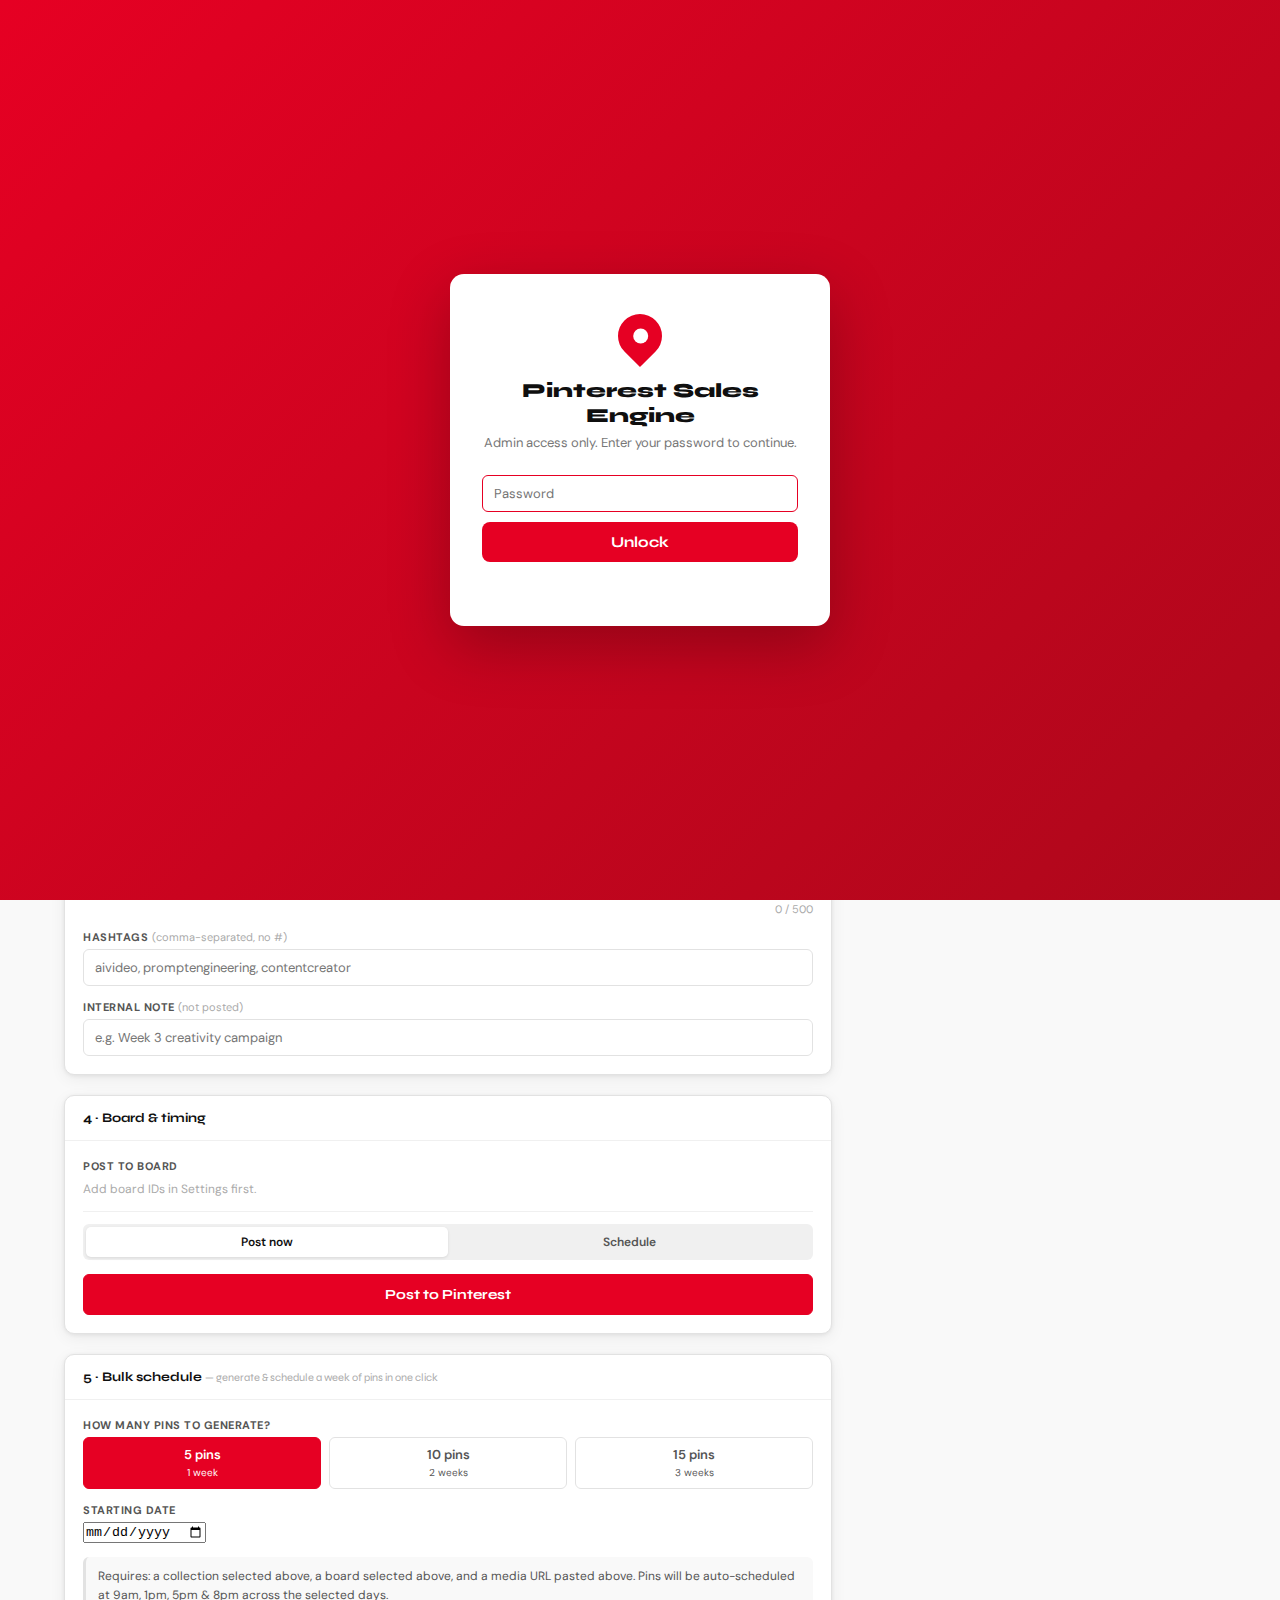
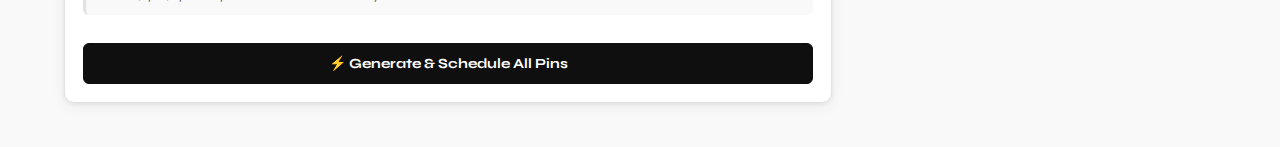
<file: pinterest-post.html>
<!DOCTYPE html>
<html lang="en">
<head>
<meta charset="UTF-8">
<meta name="viewport" content="width=device-width, initial-scale=1.0">
<title>Pinterest Sales Engine — AI Viral Video Prompts</title>
<link href="https://fonts.googleapis.com/css2?family=Syne:wght@400;600;700;800&family=DM+Sans:ital,opsz,wght@0,9..40,300;0,9..40,400;0,9..40,500;1,9..40,300&display=swap" rel="stylesheet">
<style>
/* ── DAILY TRACKER ──────────────────────────────────────── */
.daily-bar{background:var(--white);border-bottom:1px solid var(--g200);padding:8px 1.5rem;display:flex;align-items:center;gap:12px;font-size:12px;}
.daily-bar-label{font-weight:600;color:var(--g800);white-space:nowrap;}
.daily-progress{flex:1;max-width:200px;height:6px;background:var(--g100);border-radius:3px;overflow:hidden;}
.daily-progress-fill{height:100%;background:var(--red);border-radius:3px;transition:width .4s;}
.daily-progress-fill.done{background:var(--green);}
.daily-sub{color:var(--g400);}
/* ── QUICK TIME BTNS ─────────────────────────────────────── */
.qtime-row{display:flex;gap:6px;flex-wrap:wrap;margin-bottom:10px;}
.qtime-btn{padding:5px 11px;border-radius:20px;font-size:12px;font-weight:600;border:1.5px solid var(--g200);background:var(--white);cursor:pointer;color:var(--g600);transition:all .15s;font-family:'DM Sans',sans-serif;}
.qtime-btn:hover{border-color:var(--red);color:var(--red);}
/* ── BULK SCHEDULER ──────────────────────────────────────── */
.bulk-progress{font-size:12px;color:var(--g600);margin-top:8px;min-height:16px;}
.bulk-count-row{display:flex;gap:8px;margin-bottom:14px;}
.bulk-count-btn{flex:1;padding:8px;border-radius:var(--r-sm);font-size:13px;font-weight:600;border:1.5px solid var(--g200);background:var(--white);cursor:pointer;color:var(--g600);transition:all .15s;font-family:'DM Sans',sans-serif;text-align:center;}
.bulk-count-btn.active{background:var(--red);border-color:var(--red);color:#fff;}
/* ── UTM PREVIEW ─────────────────────────────────────────── */
.utm-pill{display:inline-block;font-size:10px;background:var(--blue-pale);color:var(--blue);padding:2px 6px;border-radius:4px;margin-left:5px;font-weight:600;}
/* ── AUTH GATE ─────────────────────────────────────────── */
#auth-gate{
  position:fixed;inset:0;z-index:9999;
  background:linear-gradient(135deg,#e60023 0%,#ad081b 100%);
  display:flex;align-items:center;justify-content:center;
  font-family:'DM Sans',sans-serif;
}
#auth-gate.hidden{display:none;}
.auth-box{
  background:#fff;border-radius:14px;padding:2.5rem 2rem;
  width:100%;max-width:380px;box-shadow:0 20px 60px rgba(0,0,0,.25);
  text-align:center;
}
.auth-logo{width:44px;height:44px;background:#e60023;border-radius:50% 50% 50% 0;transform:rotate(-45deg);display:inline-flex;align-items:center;justify-content:center;margin-bottom:1.25rem;}
.auth-logo::after{content:'';width:15px;height:15px;background:#fff;border-radius:50%;transform:rotate(45deg);}
.auth-box h1{font-family:'Syne',sans-serif;font-size:20px;font-weight:800;color:#0f0f0f;margin-bottom:.35rem;}
.auth-box p{font-size:13px;color:#777;margin-bottom:1.5rem;}
.auth-box input{
  width:100%;padding:11px 14px;border:1.5px solid #e2e2e2;border-radius:8px;
  font-family:'DM Sans',sans-serif;font-size:14px;color:#0f0f0f;outline:none;
  transition:border-color .15s;margin-bottom:10px;
}
.auth-box input:focus{border-color:#e60023;}
.auth-box button{
  width:100%;padding:11px;background:#e60023;color:#fff;border:none;border-radius:8px;
  font-family:'Syne',sans-serif;font-size:15px;font-weight:700;cursor:pointer;
  transition:background .15s;
}
.auth-box button:hover{background:#ad081b;}
.auth-err{font-size:12px;color:#ad081b;margin-top:8px;min-height:16px;}
/* ── APP STYLES ─────────────────────────────────────────── */
:root {
  --red:#e60023;--red-dark:#ad081b;--red-pale:#fff0f1;
  --black:#0f0f0f;--white:#fff;
  --g50:#f9f9f9;--g100:#f0f0f0;--g200:#e2e2e2;--g400:#aaa;--g600:#555;--g800:#222;
  --green:#047857;--green-pale:#ecfdf5;
  --amber:#92400e;--amber-pale:#fffbeb;
  --blue:#1d4ed8;--blue-pale:#eff6ff;
  --r:10px;--r-sm:6px;
  --shadow:0 1px 4px rgba(0,0,0,.07),0 4px 16px rgba(0,0,0,.06);
}
*{margin:0;padding:0;box-sizing:border-box;}
body{font-family:'DM Sans',sans-serif;background:var(--g50);color:var(--black);min-height:100vh;font-size:14px;}
.nav{height:56px;background:var(--white);border-bottom:1px solid var(--g200);display:flex;align-items:center;justify-content:space-between;padding:0 1.5rem;position:sticky;top:0;z-index:200;}
.nav-brand{display:flex;align-items:center;gap:10px;font-family:'Syne',sans-serif;font-weight:800;font-size:15px;color:var(--black);text-decoration:none;}
.pin-icon{width:26px;height:26px;background:var(--red);border-radius:50% 50% 50% 0;transform:rotate(-45deg);display:flex;align-items:center;justify-content:center;flex-shrink:0;}
.pin-icon::after{content:'';width:9px;height:9px;background:#fff;border-radius:50%;transform:rotate(45deg);}
.token-pill{font-size:11px;font-weight:600;padding:4px 10px;border-radius:20px;}
.token-pill.ok{background:var(--green-pale);color:var(--green);}
.token-pill.bad{background:var(--red-pale);color:var(--red);}
.nav-right{display:flex;align-items:center;gap:10px;}
.logout-btn{font-size:11px;font-weight:600;padding:4px 10px;border-radius:20px;background:var(--g100);color:var(--g600);border:none;cursor:pointer;font-family:'DM Sans',sans-serif;transition:all .15s;}
.logout-btn:hover{background:var(--g200);}
.page-tabs{display:flex;border-bottom:1px solid var(--g200);background:var(--white);padding:0 1.5rem;}
.page-tab{padding:12px 18px;font-size:13px;font-weight:500;color:var(--g600);border:none;background:transparent;cursor:pointer;border-bottom:2px solid transparent;transition:all .15s;font-family:'DM Sans',sans-serif;}
.page-tab:hover{color:var(--black);}
.page-tab.active{color:var(--red);border-bottom-color:var(--red);font-weight:600;}
.page{display:none;padding:1.5rem;max-width:1200px;margin:0 auto;}
.page.active{display:block;}
.compose-grid{display:grid;grid-template-columns:1fr 360px;gap:1.5rem;align-items:start;}
@media(max-width:900px){.compose-grid{grid-template-columns:1fr;}}
.card{background:var(--white);border:1px solid var(--g200);border-radius:var(--r);box-shadow:var(--shadow);overflow:hidden;margin-bottom:1.25rem;}
.card-head{padding:14px 18px;border-bottom:1px solid var(--g100);display:flex;align-items:center;justify-content:space-between;}
.card-head h3{font-family:'Syne',sans-serif;font-size:13px;font-weight:700;}
.card-body{padding:18px;}
.field{margin-bottom:14px;}
.field:last-child{margin-bottom:0;}
.field label{display:block;font-size:11px;font-weight:700;color:var(--g600);margin-bottom:5px;text-transform:uppercase;letter-spacing:.5px;}
.field label .opt{font-weight:400;color:var(--g400);text-transform:none;letter-spacing:0;font-size:11px;}
input[type=text],input[type=url],input[type=password],input[type=datetime-local],textarea,select{width:100%;padding:9px 11px;border:1.5px solid var(--g200);border-radius:var(--r-sm);font-family:'DM Sans',sans-serif;font-size:13px;color:var(--black);background:var(--white);transition:border-color .15s;outline:none;}
input:focus,textarea:focus,select:focus{border-color:var(--red);}
textarea{resize:vertical;min-height:80px;line-height:1.55;}
.char-count{font-size:11px;color:var(--g400);text-align:right;margin-top:3px;}
.seg{display:flex;background:var(--g100);border-radius:var(--r-sm);padding:3px;margin-bottom:14px;}
.seg-btn{flex:1;padding:7px 8px;font-size:12px;font-weight:600;border:none;background:transparent;border-radius:5px;cursor:pointer;color:var(--g600);transition:all .15s;font-family:'DM Sans',sans-serif;}
.seg-btn.active{background:var(--white);color:var(--black);box-shadow:0 1px 3px rgba(0,0,0,.1);}
.btn{padding:8px 14px;border-radius:var(--r-sm);font-family:'DM Sans',sans-serif;font-size:13px;font-weight:500;cursor:pointer;transition:all .15s;border:1.5px solid transparent;}
.btn-primary{background:var(--red);color:#fff;border-color:var(--red);}
.btn-primary:hover{background:var(--red-dark);}
.btn-primary:disabled{background:var(--g200);border-color:var(--g200);color:var(--g400);cursor:not-allowed;}
.btn-full{width:100%;padding:11px;font-size:14px;font-family:'Syne',sans-serif;font-weight:700;}
.btn-ghost{background:transparent;color:var(--g600);border-color:var(--g200);}
.btn-ghost:hover{border-color:var(--g400);color:var(--black);}
.btn-dark{background:var(--black);color:#fff;border-color:var(--black);}
.btn-dark:hover{opacity:.85;}
.col-grid{display:grid;grid-template-columns:repeat(auto-fill,minmax(160px,1fr));gap:8px;margin-bottom:14px;}
.col-card{border:1.5px solid var(--g200);border-radius:var(--r-sm);padding:10px 12px;cursor:pointer;transition:all .15s;background:var(--white);}
.col-card:hover{border-color:var(--red);background:var(--red-pale);}
.col-card.selected{border-color:var(--red);background:var(--red-pale);}
.col-card .ci{font-size:18px;margin-bottom:4px;}
.col-card .cn{font-size:12px;font-weight:600;color:var(--black);line-height:1.3;margin-bottom:2px;}
.col-card .cc2{font-size:11px;color:var(--g400);}
.col-card.selected .cn{color:var(--red);}
.mt-tabs{display:flex;gap:6px;margin-bottom:14px;}
.mt-tab{padding:6px 14px;border-radius:20px;font-size:12px;font-weight:600;border:1.5px solid var(--g200);background:var(--white);cursor:pointer;color:var(--g600);transition:all .15s;}
.mt-tab.active{background:var(--red);border-color:var(--red);color:#fff;}
.drop-zone{border:2px dashed var(--g200);border-radius:var(--r);padding:1.5rem;text-align:center;cursor:pointer;transition:all .15s;background:var(--g50);}
.drop-zone:hover,.drop-zone.over{border-color:var(--red);background:var(--red-pale);}
.di{font-size:1.8rem;margin-bottom:6px;}
.dl{font-size:13px;font-weight:500;color:var(--g600);margin-bottom:3px;}
.ds{font-size:11px;color:var(--g400);}
.mprev{border-radius:var(--r-sm);overflow:hidden;position:relative;background:var(--g100);margin-bottom:8px;}
.mprev img,.mprev video{width:100%;max-height:200px;object-fit:cover;display:block;}
.rm-btn{position:absolute;top:7px;right:7px;background:rgba(0,0,0,.55);color:#fff;border:none;border-radius:50%;width:22px;height:22px;cursor:pointer;font-size:13px;display:flex;align-items:center;justify-content:center;}
.board-chips{display:flex;flex-wrap:wrap;gap:6px;margin-top:8px;}
.bchip{padding:5px 12px;border-radius:20px;font-size:12px;font-weight:500;border:1.5px solid var(--g200);background:var(--white);cursor:pointer;transition:all .15s;color:var(--g600);}
.bchip:hover{border-color:var(--red);color:var(--red);}
.bchip.selected{background:var(--red);border-color:var(--red);color:#fff;}
.pin-mock{border-radius:var(--r);overflow:hidden;background:var(--white);border:1px solid var(--g200);}
.pm-img{background:var(--g100);min-height:180px;display:flex;align-items:center;justify-content:center;overflow:hidden;}
.pm-img img,.pm-img video{width:100%;max-height:220px;object-fit:cover;display:block;}
.pm-ph{text-align:center;color:var(--g400);padding:2rem;}
.pm-ph span{font-size:2.5rem;display:block;margin-bottom:6px;}
.pm-body{padding:14px;}
.pm-col{font-size:10px;font-weight:700;text-transform:uppercase;letter-spacing:.5px;color:var(--red);margin-bottom:4px;}
.pm-title{font-family:'Syne',sans-serif;font-size:14px;font-weight:700;line-height:1.3;margin-bottom:5px;}
.pm-desc{font-size:12px;color:var(--g600);line-height:1.55;margin-bottom:7px;}
.pm-tags{display:flex;flex-wrap:wrap;gap:4px;}
.pm-tag{font-size:11px;color:var(--red);font-weight:500;}
.pm-link{margin-top:9px;padding-top:9px;border-top:1px solid var(--g100);font-size:11px;color:var(--blue);}
.msg{padding:10px 14px;border-radius:var(--r-sm);font-size:13px;font-weight:500;margin-bottom:12px;}
.msg.success{background:var(--green-pale);color:var(--green);}
.msg.error{background:var(--red-pale);color:var(--red-dark);}
.msg.info{background:var(--blue-pale);color:var(--blue);}
.msg.warning{background:var(--amber-pale);color:var(--amber);}
.msg.hidden{display:none;}
.queue-filters{display:flex;gap:6px;padding:12px 16px;border-bottom:1px solid var(--g100);flex-wrap:wrap;}
.fbtn{padding:5px 12px;border-radius:20px;font-size:12px;font-weight:500;border:1.5px solid var(--g200);background:transparent;cursor:pointer;color:var(--g600);transition:all .15s;font-family:'DM Sans',sans-serif;}
.fbtn.active{background:var(--black);border-color:var(--black);color:#fff;}
table{width:100%;border-collapse:collapse;}
th{text-align:left;padding:10px 16px;font-size:11px;font-weight:700;text-transform:uppercase;letter-spacing:.5px;color:var(--g400);background:var(--g50);border-bottom:1px solid var(--g100);}
td{padding:11px 16px;border-bottom:1px solid var(--g50);vertical-align:middle;color:var(--g600);}
tr:last-child td{border-bottom:none;}
tr:hover td{background:var(--g50);}
.t-title{font-weight:500;color:var(--black);max-width:180px;overflow:hidden;text-overflow:ellipsis;white-space:nowrap;}
.badge{display:inline-block;padding:3px 8px;border-radius:20px;font-size:11px;font-weight:600;}
.badge-pending{background:var(--amber-pale);color:var(--amber);}
.badge-posted{background:var(--green-pale);color:var(--green);}
.badge-failed{background:var(--red-pale);color:var(--red-dark);}
.empty{padding:2.5rem;text-align:center;color:var(--g400);}
.empty span{font-size:2rem;display:block;margin-bottom:8px;}
.stats-row{display:grid;grid-template-columns:repeat(3,1fr);gap:10px;margin-bottom:1.5rem;}
.sbox{background:var(--white);border:1px solid var(--g200);border-radius:var(--r);padding:14px;text-align:center;}
.snum{font-family:'Syne',sans-serif;font-size:26px;font-weight:800;}
.slbl{font-size:11px;color:var(--g400);margin-top:2px;font-weight:600;text-transform:uppercase;letter-spacing:.4px;}
.settings-grid{display:grid;grid-template-columns:repeat(auto-fill,minmax(340px,1fr));gap:1.5rem;}
.hint{font-size:11px;color:var(--g400);line-height:1.5;margin-top:4px;}
.snote{font-size:12px;color:var(--g600);line-height:1.6;padding:10px 12px;background:var(--g50);border-radius:var(--r-sm);border-left:3px solid var(--g200);margin-bottom:12px;}
.divider{border:none;border-top:1px solid var(--g100);margin:12px 0;}
.spin{display:inline-block;width:12px;height:12px;border:2px solid rgba(255,255,255,.3);border-top-color:#fff;border-radius:50%;animation:spin .55s linear infinite;vertical-align:middle;margin-right:5px;}
@keyframes spin{to{transform:rotate(360deg);}}
</style>
</head>
<body>

<!-- ── AUTH GATE ──────────────────────────────────────────────── -->
<div id="auth-gate">
  <div class="auth-box">
    <div class="auth-logo"></div>
    <h1>Pinterest Sales Engine</h1>
    <p>Admin access only. Enter your password to continue.</p>
    <input type="password" id="pw-input" placeholder="Password" autocomplete="current-password"
      onkeydown="if(event.key==='Enter')checkAuth()"/>
    <button onclick="checkAuth()">Unlock</button>
    <div class="auth-err" id="auth-err"></div>
  </div>
</div>

<!-- ── APP ───────────────────────────────────────────────────── -->
<nav class="nav">
  <a class="nav-brand" href="#">
    <div class="pin-icon"></div>
    Pinterest Sales Engine
  </a>
  <div class="nav-right">
    <span class="token-pill bad" id="tok-ind">No token</span>
    <button class="logout-btn" onclick="logout()">Lock</button>
  </div>
</nav>
<div class="page-tabs">
  <button class="page-tab active" onclick="showPage('compose',this)">✦ Create Pin</button>
  <button class="page-tab" onclick="showPage('queue',this)">Queue</button>
  <button class="page-tab" onclick="showPage('settings',this)">Settings</button>
</div>
<!-- DAILY TRACKER -->
<div class="daily-bar" id="daily-bar">
  <span class="daily-bar-label" id="daily-label">Today: 0 / 5 pins</span>
  <div class="daily-progress"><div class="daily-progress-fill" id="daily-fill" style="width:0%"></div></div>
  <span class="daily-sub" id="daily-sub">Post 5 pins/day for steady growth</span>
</div>
<!-- COMPOSE -->
<div class="page active" id="page-compose">
  <div class="compose-grid">
    <div>
      <!-- 1. COLLECTION -->
      <div class="card">
        <div class="card-head"><h3>1 · Which collection are you promoting?</h3></div>
        <div class="card-body">
          <div class="col-grid" id="col-grid"></div>
          <div class="field" id="dest-url-wrap" style="display:none;">
            <label>Destination URL <span class="opt">(optional override — defaults to aiviralvideoprompts.com)</span></label>
            <input type="url" id="dest-url" placeholder="https://aiviralvideoprompts.com/…" oninput="updatePreview()"/>
          </div>
        </div>
      </div>
      <!-- 2. MEDIA -->
      <div class="card">
        <div class="card-head"><h3>2 · Media</h3></div>
        <div class="card-body">
          <div class="mt-tabs">
            <button class="mt-tab active" onclick="switchMT('image',this)">🖼 Image</button>
            <button class="mt-tab" onclick="switchMT('video',this)">🎬 Video</button>
            <button class="mt-tab" onclick="switchMT('pdf',this)">📄 PDF</button>
          </div>
          <div id="mt-image">
            <div class="seg">
              <button class="seg-btn active" onclick="switchSrc('i-up','i-src',this)">Upload</button>
              <button class="seg-btn" onclick="switchSrc('i-url','i-src',this)">Paste URL</button>
            </div>
            <div id="i-up">
              <div class="drop-zone" id="i-drop" onclick="document.getElementById('i-file').click()" ondragover="dov(event,'i-drop')" ondragleave="dlv('i-drop')" ondrop="ddr(event,'i-drop','i-prev','image')">
                <input type="file" id="i-file" accept="image/*" style="display:none" onchange="filePicked(this,'i-prev','i-lbl','image')">
                <div id="i-prev"></div>
                <div id="i-lbl"><div class="di">🖼</div><div class="dl">Drop image or click to browse</div><div class="ds">PNG, JPG, WEBP · 1000×1500px recommended</div></div>
              </div>
            </div>
            <div id="i-url" style="display:none;">
              <div class="field">
                <label>Image URL</label>
                <input type="url" id="i-url-val" placeholder="https://…/image.jpg" oninput="urlPrev('i-url-val','i-url-prev','image')"/>
              </div>
              <div id="i-url-prev"></div>
            </div>
          </div>
          <div id="mt-video" style="display:none;">
            <div class="seg">
              <button class="seg-btn active" onclick="switchSrc('v-up','v-src',this)">Upload</button>
              <button class="seg-btn" onclick="switchSrc('v-url','v-src',this)">Paste URL</button>
            </div>
            <div id="v-up">
              <div class="drop-zone" id="v-drop" onclick="document.getElementById('v-file').click()" ondragover="dov(event,'v-drop')" ondragleave="dlv('v-drop')" ondrop="ddr(event,'v-drop','v-prev','video')">
                <input type="file" id="v-file" accept="video/*" style="display:none" onchange="filePicked(this,'v-prev','v-lbl','video')">
                <div id="v-prev"></div>
                <div id="v-lbl"><div class="di">🎬</div><div class="dl">Drop video or click to browse</div><div class="ds">MP4, MOV · 9:16 portrait recommended</div></div>
              </div>
            </div>
            <div id="v-url" style="display:none;">
              <div class="field">
                <label>Video URL</label>
                <input type="url" id="v-url-val" placeholder="https://…/video.mp4" oninput="urlPrev('v-url-val','v-url-prev','video')"/>
              </div>
              <div id="v-url-prev"></div>
            </div>
          </div>
          <div id="mt-pdf" style="display:none;">
            <div class="seg">
              <button class="seg-btn active" onclick="switchSrc('p-up','p-src',this)">Upload</button>
              <button class="seg-btn" onclick="switchSrc('p-url','p-src',this)">Paste URL</button>
            </div>
            <div id="p-up">
              <div class="drop-zone" onclick="document.getElementById('p-file').click()">
                <input type="file" id="p-file" accept=".pdf" style="display:none" onchange="filePicked(this,'p-prev','p-lbl','pdf')">
                <div id="p-prev"></div>
                <div id="p-lbl"><div class="di">📄</div><div class="dl">Drop PDF or click to browse</div><div class="ds">Pinterest shows the first page as a carousel cover</div></div>
              </div>
            </div>
            <div id="p-url" style="display:none;">
              <div class="field">
                <label>PDF URL</label>
                <input type="url" id="p-url-val" placeholder="https://…/doc.pdf"/>
              </div>
            </div>
          </div>
          <p class="hint" style="margin-top:10px;">Uploaded files are sent directly to Pinterest's API. URLs must be publicly accessible.</p>
        </div>
      </div>
      <!-- 3. COPY -->
      <div class="card">
        <div class="card-head">
          <h3>3 · Pin copy</h3>
          <button class="btn btn-dark" id="ai-btn" onclick="generateCopy()">✦ Generate with AI</button>
        </div>
        <div class="card-body">
          <div id="copy-msg" class="msg hidden"></div>
          <div class="field">
            <label>Title</label>
            <input type="text" id="p-title" maxlength="100" placeholder="Keyword-rich title that sells…" oninput="updatePreview();cc('p-title','cc1',100)"/>
            <div class="char-count" id="cc1">0 / 100</div>
          </div>
          <div class="field">
            <label>Description</label>
            <textarea id="p-desc" maxlength="500" placeholder="Engaging, benefit-driven description…" oninput="updatePreview();cc('p-desc','cc2',500)"></textarea>
            <div class="char-count" id="cc2">0 / 500</div>
          </div>
          <div class="field">
            <label>Hashtags <span class="opt">(comma-separated, no #)</span></label>
            <input type="text" id="p-tags" placeholder="aivideo, promptengineering, contentcreator" oninput="updatePreview()"/>
          </div>
          <div class="field">
            <label>Internal note <span class="opt">(not posted)</span></label>
            <input type="text" id="p-note" placeholder="e.g. Week 3 creativity campaign"/>
          </div>
        </div>
      </div>
      <!-- 4. BOARD & TIMING -->
      <div class="card">
        <div class="card-head"><h3>4 · Board &amp; timing</h3></div>
        <div class="card-body">
          <div class="field">
            <label>Post to board</label>
            <div class="board-chips" id="board-chips"><span style="font-size:12px;color:var(--g400);">Add board IDs in Settings first.</span></div>
          </div>
          <div class="divider"></div>
          <div class="seg">
            <button class="seg-btn active" onclick="switchWhen('now',this)">Post now</button>
            <button class="seg-btn" onclick="switchWhen('schedule',this)">Schedule</button>
          </div>
          <div id="sched-wrap" style="display:none;">
            <div class="field">
              <label>Quick pick <span class="opt">(peak Pinterest times)</span></label>
              <div class="qtime-row">
                <button class="qtime-btn" onclick="quickTime(9)">9 am</button>
                <button class="qtime-btn" onclick="quickTime(13)">1 pm</button>
                <button class="qtime-btn" onclick="quickTime(17)">5 pm</button>
                <button class="qtime-btn" onclick="quickTime(20)">8 pm</button>
              </div>
            </div>
            <div class="field">
              <label>Date &amp; time</label>
              <input type="datetime-local" id="sched-time"/>
            </div>
            <p class="snote" style="margin-top:0;">Stored in Supabase — posts automatically via Edge Function every minute. No need to keep this tab open.</p>
          </div>
          <div id="post-msg" class="msg hidden"></div>
          <button class="btn btn-primary btn-full" id="post-btn" onclick="handlePost()">Post to Pinterest</button>
        </div>
      </div>
      <!-- 5. BULK SCHEDULE -->
      <div class="card">
        <div class="card-head"><h3>5 · Bulk schedule <span style="font-size:11px;font-weight:400;color:var(--g400);">— generate &amp; schedule a week of pins in one click</span></h3></div>
        <div class="card-body">
          <div class="field">
            <label>How many pins to generate?</label>
            <div class="bulk-count-row">
              <button class="bulk-count-btn active" onclick="setBulkCount(5,this)">5 pins<br><span style="font-size:10px;font-weight:400;">1 week</span></button>
              <button class="bulk-count-btn" onclick="setBulkCount(10,this)">10 pins<br><span style="font-size:10px;font-weight:400;">2 weeks</span></button>
              <button class="bulk-count-btn" onclick="setBulkCount(15,this)">15 pins<br><span style="font-size:10px;font-weight:400;">3 weeks</span></button>
            </div>
          </div>
          <div class="field">
            <label>Starting date</label>
            <input type="date" id="bulk-start" />
          </div>
          <p class="snote">Requires: a collection selected above, a board selected above, and a media URL pasted above. Pins will be auto-scheduled at 9am, 1pm, 5pm &amp; 8pm across the selected days.</p>
          <div id="bulk-msg" class="msg hidden"></div>
          <div class="bulk-progress" id="bulk-progress"></div>
          <button class="btn btn-dark btn-full" id="bulk-btn" onclick="bulkSchedule()">⚡ Generate &amp; Schedule All Pins</button>
        </div>
      </div>
    </div><!-- /left -->
    <!-- RIGHT: PREVIEW -->
    <div style="position:sticky;top:72px;">
      <div class="card" style="margin-bottom:0;">
        <div class="card-head"><h3>Live preview</h3></div>
        <div class="pin-mock">
          <div class="pm-img" id="prev-media">
            <div class="pm-ph"><span>📌</span><div style="font-size:12px;">Media appears here</div></div>
          </div>
          <div class="pm-body">
            <div class="pm-col" id="prev-col">No collection selected</div>
            <div class="pm-title" id="prev-title" style="color:var(--g400);font-weight:400;">Your title</div>
            <div class="pm-desc" id="prev-desc">Your description…</div>
            <div class="pm-tags" id="prev-tags"></div>
            <div class="pm-link" id="prev-link">aiviralvideoprompts.com</div>
          </div>
        </div>
      </div>
    </div>
  </div>
</div>
<!-- QUEUE -->
<div class="page" id="page-queue">
  <div class="stats-row">
    <div class="sbox"><div class="snum" id="s-total">—</div><div class="slbl">Total</div></div>
    <div class="sbox"><div class="snum" id="s-pend">—</div><div class="slbl">Scheduled</div></div>
    <div class="sbox"><div class="snum" id="s-post">—</div><div class="slbl">Posted</div></div>
  </div>
  <div class="card" style="margin-bottom:0;">
    <div class="card-head"><h3>Pin queue</h3><button class="btn btn-ghost" onclick="loadQueue()">↻ Refresh</button></div>
    <div class="queue-filters">
      <button class="fbtn active" onclick="setFilter('all',this)">All</button>
      <button class="fbtn" onclick="setFilter('pending',this)">Scheduled</button>
      <button class="fbtn" onclick="setFilter('posted',this)">Posted</button>
      <button class="fbtn" onclick="setFilter('failed',this)">Failed</button>
    </div>
    <div id="queue-body"><div class="empty"><span>📋</span>No pins yet.</div></div>
  </div>
</div>
<!-- SETTINGS -->
<div class="page" id="page-settings">
  <div class="settings-grid">
    <div class="card" style="margin-bottom:0;">
      <div class="card-head"><h3>Pinterest credentials</h3></div>
      <div class="card-body">
        <div class="field">
          <label>Access token</label>
          <input type="password" id="s-token" placeholder="Paste your Pinterest access token…" oninput="onToken()"/>
        </div>
        <div class="field">
          <label>Board IDs <span class="opt">(comma-separated)</span></label>
          <input type="text" id="s-boards" placeholder="1234567890, 0987654321" oninput="onBoards()"/>
          <div class="hint">Find board IDs in the Pinterest URL when viewing a board.</div>
          <button type="button" class="btn btn-ghost" id="fetch-boards-btn" onclick="fetchBoards()" style="margin-top:8px;">Fetch my boards</button>
          <div id="fetch-boards-results" style="display:none;margin-top:8px;"></div>
        </div>
        <div class="divider"></div>
        <div class="field">
          <label>AI provider <span class="opt">(for copy generation)</span></label>
          <div class="seg" style="margin-bottom:0;">
            <button class="seg-btn active" id="prov-gemini" onclick="setProvider('gemini',this)">Gemini <span style="font-size:10px;font-weight:400;">(recommended)</span></button>
            <button class="seg-btn" id="prov-anthropic" onclick="setProvider('anthropic',this)">Claude</button>
          </div>
        </div>
        <div class="field" id="field-gemini">
          <label>Gemini API Key</label>
          <input type="password" id="s-geminikey" placeholder="AIza…" oninput="onGeminiKey()"/>
          <div class="hint">Get a free key at aistudio.google.com. Stored only in your browser.</div>
        </div>
        <div class="field" id="field-anthropic" style="display:none;">
          <label>Anthropic API Key</label>
          <input type="password" id="s-antkey" placeholder="sk-ant-…" oninput="onAntKey()"/>
          <div class="hint">Get your key at console.anthropic.com. Stored only in your browser.</div>
        </div>
        <div id="s-msg" class="msg hidden"></div>
        <button class="btn btn-primary" onclick="saveSettings()">Save settings</button>
      </div>
    </div>
    <div class="card" style="margin-bottom:0;">
      <div class="card-head"><h3>Change admin password</h3></div>
      <div class="card-body">
        <div class="field">
          <label>Current password</label>
          <input type="password" id="pw-current" placeholder="Current password"/>
        </div>
        <div class="field">
          <label>New password</label>
          <input type="password" id="pw-new" placeholder="New password (min 8 chars)"/>
        </div>
        <div class="field">
          <label>Confirm new password</label>
          <input type="password" id="pw-confirm" placeholder="Repeat new password"/>
        </div>
        <div id="pw-msg" class="msg hidden"></div>
        <button class="btn btn-primary" onclick="changePassword()">Update password</button>
      </div>
    </div>
    <div class="card" style="margin-bottom:0;">
      <div class="card-head"><h3>Supabase setup</h3></div>
      <div class="card-body">
        <p class="snote">To enable automatic scheduled posting, add your Pinterest token as a Supabase secret:</p>
        <ol style="font-size:13px;color:var(--g600);line-height:1.8;padding-left:18px;">
          <li>Go to <strong>Supabase dashboard → Edge Functions</strong></li>
          <li>Click <strong>pinterest-scheduler → Secrets</strong></li>
          <li>Add secret: <code style="background:var(--g100);padding:1px 5px;border-radius:3px;">PINTEREST_ACCESS_TOKEN</code> = your token</li>
        </ol>
        <div class="divider"></div>
        <p class="snote" style="margin-bottom:0;">The Edge Function runs every minute checking for pending pins — fully serverless. All pins link back to <strong>aiviralvideoprompts.com</strong>.</p>
      </div>
    </div>
  </div>
</div>

<script>
/* ── AUTH ─────────────────────────────────────────────────────── */
const DEFAULT_HASH='47cc62c5fbead51c292984b3b4244db03f5931c2a33424530ae9a09745402174';
const AUTH_KEY='ps_auth_v1';
const HASH_KEY='ps_pw_hash';

async function sha256(str){
  const buf=await crypto.subtle.digest('SHA-256',new TextEncoder().encode(str));
  return Array.from(new Uint8Array(buf)).map(b=>b.toString(16).padStart(2,'0')).join('');
}

function getStoredHash(){return localStorage.getItem(HASH_KEY)||DEFAULT_HASH;}

async function checkAuth(){
  const pw=document.getElementById('pw-input').value;
  if(!pw)return;
  const h=await sha256(pw);
  if(h===getStoredHash()){
    sessionStorage.setItem(AUTH_KEY,'1');
    document.getElementById('auth-gate').classList.add('hidden');
    document.getElementById('auth-err').textContent='';
    init();
  }else{
    document.getElementById('auth-err').textContent='Incorrect password. Try again.';
    document.getElementById('pw-input').value='';
    document.getElementById('pw-input').focus();
  }
}

function logout(){
  sessionStorage.removeItem(AUTH_KEY);
  location.reload();
}

async function changePassword(){
  const cur=document.getElementById('pw-current').value;
  const nw=document.getElementById('pw-new').value;
  const cf=document.getElementById('pw-confirm').value;
  const msg=document.getElementById('pw-msg');
  const curH=await sha256(cur);
  if(curH!==getStoredHash()){showMsg(msg,'error','Current password is incorrect.');return;}
  if(nw.length<8){showMsg(msg,'error','New password must be at least 8 characters.');return;}
  if(nw!==cf){showMsg(msg,'error','New passwords do not match.');return;}
  const newH=await sha256(nw);
  localStorage.setItem(HASH_KEY,newH);
  document.getElementById('pw-current').value='';
  document.getElementById('pw-new').value='';
  document.getElementById('pw-confirm').value='';
  showMsg(msg,'success','Password updated successfully.');
  setTimeout(()=>msg.className='msg hidden',3000);
}

// Check session on load — show gate if not authenticated
if(!sessionStorage.getItem(AUTH_KEY)){
  document.addEventListener('DOMContentLoaded',()=>{
    document.getElementById('pw-input').focus();
  });
}else{
  document.getElementById('auth-gate').classList.add('hidden');
}

/* ── APP ──────────────────────────────────────────────────────── */
const SB_URL='https://mvttihozhozigtrwqsyy.supabase.co';
const SB_KEY='eyJhbGciOiJIUzI1NiIsInR5cCI6IkpXVCJ9.eyJpc3MiOiJzdXBhYmFzZSIsInJlZiI6Im12dHRpaG96aG96aWd0cndxc3l5Iiwicm9sZSI6ImFub24iLCJpYXQiOjE3NzIwNDU5NTYsImV4cCI6MjA4NzYyMTk1Nn0.g2GdUhXuxZm_EpF_WknmPAUNbrRqnqFTB5p0bpQvVlU';
const SITE='https://www.aiviralvideoprompts.com';
const COLS=[
  {id:'creativity',icon:'🎨',name:'Creativity & Art',cnt:'8,025 prompts',url:'https://aiviralvideoprompts.gumroad.com/l/jjhsh'},
  {id:'business',icon:'💼',name:'Business & Innovation',cnt:'8,024 prompts',url:'https://aiviralvideoprompts.gumroad.com/l/cyonc'},
  {id:'education',icon:'📚',name:'Education & Social Impact',cnt:'2,624 prompts',url:'https://aiviralvideoprompts.gumroad.com/l/llskfw'},
  {id:'culture',icon:'🌍',name:'Culture & Traditions',cnt:'2,025 prompts',url:'https://aiviralvideoprompts.gumroad.com/l/ct'},
  {id:'future',icon:'🚀',name:'Future & Tech',cnt:'2,025 prompts',url:'https://aiviralvideoprompts.gumroad.com/l/hgbde'},
  {id:'inspiration',icon:'💫',name:'Inspiration & Human Experience',cnt:'2,025 prompts',url:'https://aiviralvideoprompts.gumroad.com/l/mzsrzs'},
  {id:'imaginative',icon:'✨',name:'Imaginative Prompts',cnt:'2,025 prompts',url:'https://aiviralvideoprompts.gumroad.com/l/im'},
  {id:'mega',icon:'🎁',name:'Mega Bundle',cnt:'46,000+ prompts',url:'https://aiviralvideoprompts.gumroad.com/l/aimega'},
];
let token=localStorage.getItem('pt_tok')||'';
let boards=JSON.parse(localStorage.getItem('pt_boards')||'[]');
let antKey=localStorage.getItem('ant_key')||'';
let geminiKey=localStorage.getItem('gemini_key')||'';
let aiProvider=localStorage.getItem('ai_provider')||'gemini';
let selBoard='';
let selCol=null;
let mediaType='image';
let mediaSrc=null;
let whenMode='now';
let allPins=[];
let qFilter='all';
let bulkCount=5;

function init(){
  renderCols();
  if(token){document.getElementById('s-token').value=token;refreshTokenInd();}
  if(boards.length){document.getElementById('s-boards').value=boards.join(', ');renderChips();}
  if(antKey){document.getElementById('s-antkey').value=antKey;}
  if(geminiKey){document.getElementById('s-geminikey').value=geminiKey;}
  setProvider(aiProvider,document.getElementById('prov-'+aiProvider));
  // default bulk start date to today
  const today=new Date();
  document.getElementById('bulk-start').value=today.toISOString().slice(0,10);
  loadQueue();
}
function showPage(id,el){
  document.querySelectorAll('.page').forEach(p=>p.classList.remove('active'));
  document.querySelectorAll('.page-tab').forEach(t=>t.classList.remove('active'));
  document.getElementById('page-'+id).classList.add('active');
  el.classList.add('active');
  if(id==='queue')loadQueue();
}
function renderCols(){
  document.getElementById('col-grid').innerHTML=COLS.map(c=>`
    <div class="col-card${selCol?.id===c.id?' selected':''}" onclick="pickCol('${c.id}')">
      <div class="ci">${c.icon}</div>
      <div class="cn">${c.name}</div>
      <div class="cc2">${c.cnt}</div>
    </div>`).join('');
}
function pickCol(id){
  selCol=COLS.find(c=>c.id===id);
  renderCols();
  document.getElementById('dest-url-wrap').style.display='';
  updatePreview();
}
function switchMT(t,el){
  mediaType=t;mediaSrc=null;
  document.querySelectorAll('.mt-tab').forEach(b=>b.classList.remove('active'));
  el.classList.add('active');
  ['image','video','pdf'].forEach(x=>document.getElementById('mt-'+x).style.display=x===t?'':'none');
  updatePreview();
}
function switchSrc(showId,group,el){
  el.closest('.seg').querySelectorAll('.seg-btn').forEach(b=>b.classList.remove('active'));
  el.classList.add('active');
  const map={
    'i-src':['i-up','i-url'],'v-src':['v-up','v-url'],'p-src':['p-up','p-url']
  };
  map[group].forEach(id=>document.getElementById(id).style.display=id===showId?'':'none');
  mediaSrc=null;updatePreview();
}
function dov(e,id){e.preventDefault();document.getElementById(id).classList.add('over');}
function dlv(id){document.getElementById(id).classList.remove('over');}
function ddr(e,dropId,prevId,type){e.preventDefault();dlv(dropId);const f=e.dataTransfer.files[0];if(f)handleFile(f,prevId,dropId.replace('-drop','-lbl'),type);}
function filePicked(inp,prevId,lblId,type){if(inp.files[0])handleFile(inp.files[0],prevId,lblId,type);}
function handleFile(file,prevId,lblId,type){
  const obj=URL.createObjectURL(file);
  mediaSrc={type:'file',file,objUrl:obj};
  const lbl=document.getElementById(lblId);
  if(lbl)lbl.style.display='none';
  const p=document.getElementById(prevId);
  if(type==='video'){p.innerHTML=`<div class="mprev"><video src="${obj}" controls style="max-height:180px;width:100%;"></video><button class="rm-btn" onclick="clearFile('${prevId}','${lblId}')">✕</button></div>`;}
  else if(type==='pdf'){p.innerHTML=`<div class="mprev" style="padding:12px;background:var(--g50);display:flex;align-items:center;gap:10px;"><span style="font-size:1.5rem;">📄</span><span style="font-size:13px;font-weight:500;">${file.name}</span><button class="rm-btn" style="position:static;margin-left:auto;" onclick="clearFile('${prevId}','${lblId}')">✕</button></div>`;}
  else{p.innerHTML=`<div class="mprev"><img src="${obj}"/><button class="rm-btn" onclick="clearFile('${prevId}','${lblId}')">✕</button></div>`;}
  updatePreview();
}
function clearFile(prevId,lblId){
  mediaSrc=null;
  document.getElementById(prevId).innerHTML='';
  const l=document.getElementById(lblId);if(l)l.style.display='';
  updatePreview();
}
function urlPrev(inpId,prevId,type){
  const url=document.getElementById(inpId).value.trim();
  mediaSrc=url?{type:'url',url}:null;
  const p=document.getElementById(prevId);
  if(!url){p.innerHTML='';updatePreview();return;}
  if(type==='video'){p.innerHTML=`<div class="mprev"><video src="${url}" controls style="max-height:180px;width:100%;"></video></div>`;}
  else{p.innerHTML=`<div class="mprev"><img src="${url}" onerror="this.parentElement.innerHTML='<p style=padding:10px;font-size:12px;color:var(--g400)>Could not load preview</p>'"/></div>`;}
  updatePreview();
}
function renderChips(){
  const c=document.getElementById('board-chips');
  if(!boards.length){c.innerHTML='<span style="font-size:12px;color:var(--g400);">Add board IDs in Settings first.</span>';return;}
  c.innerHTML=boards.map(b=>`<span class="bchip${selBoard===b?' selected':''}" onclick="pickBoard('${b}')">${b}</span>`).join('');
}
function pickBoard(b){selBoard=b;renderChips();}
function switchWhen(m,el){
  whenMode=m;
  el.closest('.seg').querySelectorAll('.seg-btn').forEach(b=>b.classList.remove('active'));
  el.classList.add('active');
  document.getElementById('sched-wrap').style.display=m==='schedule'?'':'none';
  document.getElementById('post-btn').textContent=m==='schedule'?'Schedule pin':'Post to Pinterest';
}
function cc(id,outId,max){document.getElementById(outId).textContent=`${document.getElementById(id).value.length} / ${max}`;}
function addUtm(url,colId){
  try{
    const u=new URL(url);
    u.searchParams.set('utm_source','pinterest');
    u.searchParams.set('utm_medium','organic_social');
    u.searchParams.set('utm_campaign',colId||'general');
    return u.toString();
  }catch(e){return url;}
}
function getDestUrl(){
  const override=document.getElementById('dest-url')?.value.trim();
  const base=override||(selCol?.url||SITE);
  return addUtm(base,selCol?.id||'');
}
function updatePreview(){
  const title=document.getElementById('p-title').value;
  const desc=document.getElementById('p-desc').value;
  const tags=document.getElementById('p-tags').value.split(',').map(t=>t.trim()).filter(Boolean);
  const durl=getDestUrl();
  document.getElementById('prev-col').textContent=selCol?`${selCol.icon} ${selCol.name}`:'No collection selected';
  const te=document.getElementById('prev-title');
  te.textContent=title||'Your title';te.style.color=title?'var(--black)':'var(--g400)';te.style.fontWeight=title?'700':'400';
  document.getElementById('prev-desc').textContent=desc||'Your description…';
  document.getElementById('prev-tags').innerHTML=tags.map(t=>`<span class="pm-tag">#${t}</span>`).join('');
  document.getElementById('prev-link').innerHTML=durl.replace(/https?:\/\//,'')+`<span class="utm-pill">UTM</span>`;
  const me=document.getElementById('prev-media');
  let mh='<div class="pm-ph"><span>📌</span><div style="font-size:12px;">Media appears here</div></div>';
  if(mediaSrc){
    const src=mediaSrc.objUrl||mediaSrc.url;
    if(mediaType==='video'&&src)mh=`<video src="${src}" style="width:100%;max-height:220px;object-fit:cover;" muted></video>`;
    else if(mediaType==='pdf')mh=`<div style="padding:2rem;text-align:center;"><span style="font-size:3rem;">📄</span><div style="font-size:13px;color:var(--g600);margin-top:6px;">PDF document</div></div>`;
    else if(src)mh=`<img src="${src}" style="width:100%;max-height:220px;object-fit:cover;" onerror="this.style.display='none'"/>`;
  }
  me.innerHTML=mh;
}
function buildPinPrompt(col,variant){
  const vars=['',
    ' Focus angle: time saved.',
    ' Focus angle: professional quality results.',
    ' Focus angle: creative freedom and inspiration.',
    ' Focus angle: standing out from competitors.',
    ' Focus angle: beginner-friendly, no experience needed.',
  ];
  const v=vars[variant%vars.length]||'';
  return `You are a Pinterest marketing expert for a business selling AI video prompt collections.
Collection: "${col.name}" (${col.cnt})
Website: aiviralvideoprompts.com
Goal: Get Pinterest users curious and clicking through to buy.${v}
Write ONE Pinterest pin. Return ONLY valid JSON, no markdown:
{"title":"max 100 chars, keyword-rich, curiosity-driven, hints at results","description":"150-300 chars, specific creative benefit, ends with soft CTA mentioning aiviralvideoprompts.com","hashtags":["tag1","tag2","tag3","tag4","tag5","tag6"]}
Rules: No fake income claims. Focus on creative empowerment, time saved, professional quality. Mix broad Pinterest tags with niche AI/video tags (no # symbol in array).`;
}

async function callGemini(prompt){
  if(!geminiKey)throw new Error('NO_KEY');
  const r=await fetch(
    `https://generativelanguage.googleapis.com/v1beta/models/gemini-1.5-flash:generateContent?key=${geminiKey}`,
    {method:'POST',headers:{'Content-Type':'application/json'},
     body:JSON.stringify({contents:[{parts:[{text:prompt}]}],
       generationConfig:{temperature:0.9,maxOutputTokens:600}})}
  );
  const d=await r.json();
  if(!r.ok){
    const code=r.status;
    if(code===400&&d.error?.message?.includes('API_KEY'))throw new Error('Invalid Gemini API key — check Settings.');
    if(code===429)throw new Error('Rate limit hit — wait a moment and try again.');
    throw new Error(d.error?.message||`Gemini API error ${code}`);
  }
  // normalise to same shape as Anthropic response
  const text=d.candidates?.[0]?.content?.parts?.[0]?.text||'';
  return {content:[{type:'text',text}]};
}

async function callClaude(prompt){
  if(!antKey)throw new Error('NO_KEY');
  const r=await fetch('https://api.anthropic.com/v1/messages',{
    method:'POST',
    headers:{
      'Content-Type':'application/json',
      'x-api-key':antKey,
      'anthropic-version':'2023-06-01',
      'anthropic-dangerous-direct-browser-access':'true'
    },
    body:JSON.stringify({model:'claude-haiku-4-5-20251001',max_tokens:600,messages:[{role:'user',content:prompt}]})
  });
  const d=await r.json();
  if(!r.ok){
    const code=r.status;
    if(code===401)throw new Error('Invalid Anthropic API key — check Settings.');
    if(code===429)throw new Error('Rate limit hit — wait a moment and try again.');
    throw new Error(d.error?.message||`API error ${code}`);
  }
  return d;
}

async function callAI(prompt){
  if(aiProvider==='gemini')return callGemini(prompt);
  return callClaude(prompt);
}

function activeKey(){return aiProvider==='gemini'?geminiKey:antKey;}

async function generateCopy(variant=0){
  const btn=document.getElementById('ai-btn');
  const msg=document.getElementById('copy-msg');
  if(!selCol){showMsg(msg,'error','Select a collection first.');return;}
  if(!activeKey()){showMsg(msg,'error',`Add your ${aiProvider==='gemini'?'Gemini':'Anthropic'} API key in Settings first.`);return;}
  btn.disabled=true;btn.innerHTML='<span class="spin"></span>Generating…';
  msg.className='msg hidden';
  try{
    const d=await callAI(buildPinPrompt(selCol,variant));
    const txt=d.content.find(b=>b.type==='text')?.text||'';
    const pin=JSON.parse(txt.replace(/```json[\s\S]*?```|```/g,'').trim());
    document.getElementById('p-title').value=pin.title;
    document.getElementById('p-desc').value=pin.description;
    document.getElementById('p-tags').value=pin.hashtags.join(', ');
    cc('p-title','cc1',100);cc('p-desc','cc2',500);
    updatePreview();
    showMsg(msg,'success','Copy generated — edit as needed.');
  }catch(e){showMsg(msg,'error',e.message==='NO_KEY'?'Add your Anthropic API key in Settings first.':e.message||'Generation failed. Try again.');}
  btn.disabled=false;btn.innerHTML='✦ Generate with AI';
}
function validate(){
  if(!token)return'Add your Pinterest token in Settings first.';
  if(!selCol)return'Select a collection to promote.';
  if(!mediaSrc)return'Add media (image, video, or PDF).';
  if(!document.getElementById('p-title').value.trim())return'Pin title is required.';
  if(!document.getElementById('p-desc').value.trim())return'Pin description is required.';
  if(!selBoard)return'Select a board to post to.';
  if(whenMode==='schedule'&&!document.getElementById('sched-time').value)return'Set a date and time.';
  return null;
}
async function handlePost(){
  const msg=document.getElementById('post-msg');
  const err=validate();
  if(err){showMsg(msg,'error',err);return;}
  const btn=document.getElementById('post-btn');
  btn.disabled=true;btn.innerHTML=`<span class="spin"></span>${whenMode==='schedule'?'Saving…':'Posting…'}`;
  msg.className='msg hidden';
  const title=document.getElementById('p-title').value.trim();
  const desc=document.getElementById('p-desc').value.trim();
  const tags=document.getElementById('p-tags').value.split(',').map(t=>t.trim()).filter(Boolean);
  const note=document.getElementById('p-note').value.trim();
  const destUrl=getDestUrl();
  if(mediaSrc.type==='file'){
    showMsg(msg,'warning','File uploads require public hosting. Please host your file and use "Paste URL" instead, or use Supabase Storage (contact support to enable).');
    btn.disabled=false;btn.textContent=whenMode==='schedule'?'Schedule pin':'Post to Pinterest';
    return;
  }
  const mediaUrl=mediaSrc.url;
  if(whenMode==='now'){await postNow(title,desc,tags,mediaUrl,destUrl,note);}
  else{await saveScheduled(title,desc,tags,mediaUrl,destUrl,note);}
  btn.disabled=false;btn.textContent=whenMode==='schedule'?'Schedule pin':'Post to Pinterest';
}
async function postNow(title,desc,tags,mediaUrl,destUrl,note){
  const msg=document.getElementById('post-msg');
  const body={board_id:selBoard,title,description:desc,link:destUrl,media_source:{source_type:mediaType==='video'?'video_id':'image_url',url:mediaUrl}};
  try{
    const r=await fetch('https://api.pinterest.com/v5/pins',{method:'POST',headers:{'Authorization':`Bearer ${token}`,'Content-Type':'application/json'},body:JSON.stringify(body)});
    const d=await r.json();
    if(r.ok){
      await saveDb(title,desc,tags,mediaUrl,destUrl,note,'posted',d.id,null);
      msg.className='msg success';
      msg.innerHTML=`Posted! Pin ID: ${d.id} — <button onclick="resetForm()" style="background:none;border:none;color:var(--green);font-weight:700;cursor:pointer;text-decoration:underline;font-family:'DM Sans',sans-serif;font-size:13px;">Post another</button>`;
      loadQueue();
    }else{showMsg(msg,'error',`Pinterest error: ${d.message||JSON.stringify(d)}`);}
  }catch(e){showMsg(msg,'error',`Network error: ${e.message||'Check your token and connection.'}`);}
}
function resetForm(){
  document.getElementById('p-title').value='';
  document.getElementById('p-desc').value='';
  document.getElementById('p-tags').value='';
  document.getElementById('p-note').value='';
  document.getElementById('cc1').textContent='0 / 100';
  document.getElementById('cc2').textContent='0 / 500';
  mediaSrc=null;
  document.getElementById('i-prev').innerHTML='';
  document.getElementById('i-lbl').style.display='';
  document.getElementById('post-msg').className='msg hidden';
  document.getElementById('copy-msg').className='msg hidden';
  updatePreview();
}
async function saveScheduled(title,desc,tags,mediaUrl,destUrl,note){
  const msg=document.getElementById('post-msg');
  const st=document.getElementById('sched-time').value;
  const ok=await saveDb(title,desc,tags,mediaUrl,destUrl,note,'pending',null,st);
  if(ok){
    msg.className='msg success';
    msg.innerHTML=`Scheduled for ${new Date(st).toLocaleString('en-GB',{dateStyle:'medium',timeStyle:'short'})}. Supabase will post automatically. — <button onclick="resetForm()" style="background:none;border:none;color:var(--green);font-weight:700;cursor:pointer;text-decoration:underline;font-family:'DM Sans',sans-serif;font-size:13px;">Schedule another</button>`;
    loadQueue();
  }
  else{showMsg(msg,'error','Failed to save. Check Supabase connection.');}
}
async function saveDb(title,desc,tags,mediaUrl,destUrl,note,status,pinId,schedTime){
  const rec={title,description:desc,hashtags:tags,image_url:mediaUrl,link_url:destUrl,board_id:selBoard,media_type:mediaType,collection_name:selCol?.name||null,collection_url:selCol?.url||null,pin_note:note||null,scheduled_for:schedTime?new Date(schedTime).toISOString():new Date().toISOString(),status};
  if(pinId)rec.pinterest_pin_id=pinId;
  const r=await fetch(`${SB_URL}/rest/v1/pinterest_pins`,{method:'POST',headers:{'apikey':SB_KEY,'Authorization':`Bearer ${SB_KEY}`,'Content-Type':'application/json','Prefer':'return=minimal'},body:JSON.stringify(rec)});
  return r.ok;
}
async function loadQueue(){
  try{
    const r=await fetch(`${SB_URL}/rest/v1/pinterest_pins?order=scheduled_for.desc&limit=100`,{headers:{'apikey':SB_KEY,'Authorization':`Bearer ${SB_KEY}`}});
    allPins=await r.json();
    if(!Array.isArray(allPins))allPins=[];
  }catch(e){allPins=[];}
  renderQueue();
  document.getElementById('s-total').textContent=allPins.length;
  document.getElementById('s-pend').textContent=allPins.filter(p=>p.status==='pending').length;
  document.getElementById('s-post').textContent=allPins.filter(p=>p.status==='posted').length;
  updateDailyTracker();
}
function setFilter(f,el){
  qFilter=f;
  document.querySelectorAll('.fbtn').forEach(b=>b.classList.remove('active'));
  el.classList.add('active');
  renderQueue();
}
function renderQueue(){
  const pins=qFilter==='all'?allPins:allPins.filter(p=>p.status===qFilter);
  const body=document.getElementById('queue-body');
  if(!pins.length){body.innerHTML='<div class="empty"><span>📋</span>No pins here yet.</div>';return;}
  body.innerHTML=`<div style="overflow-x:auto;"><table>
    <thead><tr><th>Title</th><th>Collection</th><th>Type</th><th>Board</th><th>Scheduled</th><th>Status</th><th>Pin ID</th></tr></thead>
    <tbody>${pins.map(p=>`<tr>
      <td class="t-title" title="${p.title}">${p.title}</td>
      <td style="font-size:12px;max-width:130px;overflow:hidden;text-overflow:ellipsis;white-space:nowrap;">${p.collection_name||'—'}</td>
      <td>${p.media_type==='video'?'🎬':p.media_type==='pdf'?'📄':'🖼'}</td>
      <td style="font-size:12px;">${p.board_id}</td>
      <td style="font-size:12px;white-space:nowrap;">${new Date(p.scheduled_for).toLocaleString('en-GB',{dateStyle:'short',timeStyle:'short'})}</td>
      <td><span class="badge badge-${p.status}">${p.status}</span></td>
      <td style="font-size:11px;color:var(--g400);">${p.pinterest_pin_id||'—'}</td>
    </tr>`).join('')}</tbody>
  </table></div>`;
}
function onToken(){token=document.getElementById('s-token').value.trim();refreshTokenInd();}
function refreshTokenInd(){const i=document.getElementById('tok-ind');i.textContent=token?'Token set':'No token';i.className='token-pill '+(token?'ok':'bad');}
function onBoards(){boards=document.getElementById('s-boards').value.split(',').map(b=>b.trim()).filter(Boolean);renderChips();}
function onAntKey(){antKey=document.getElementById('s-antkey').value.trim();}
function onGeminiKey(){geminiKey=document.getElementById('s-geminikey').value.trim();}
function setProvider(p,el){
  aiProvider=p;
  document.querySelectorAll('#prov-gemini,#prov-anthropic').forEach(b=>b.classList.remove('active'));
  if(el)el.classList.add('active');
  document.getElementById('field-gemini').style.display=p==='gemini'?'':'none';
  document.getElementById('field-anthropic').style.display=p==='anthropic'?'':'none';
}
function saveSettings(){
  localStorage.setItem('pt_tok',token);
  localStorage.setItem('pt_boards',JSON.stringify(boards));
  localStorage.setItem('ant_key',antKey);
  localStorage.setItem('gemini_key',geminiKey);
  localStorage.setItem('ai_provider',aiProvider);
  const m=document.getElementById('s-msg');
  showMsg(m,'success','Settings saved.');
  setTimeout(()=>m.className='msg hidden',3000);
}
function showMsg(el,type,text){el.className=`msg ${type}`;el.textContent=text;}

async function fetchBoards(){
  if(!token){showMsg(document.getElementById('s-msg'),'error','Paste your access token first.');return;}
  const btn=document.getElementById('fetch-boards-btn');
  const res=document.getElementById('fetch-boards-results');
  btn.disabled=true;btn.textContent='Fetching…';
  res.style.display='none';
  try{
    const r=await fetch('https://api.pinterest.com/v5/boards?page_size=25',{
      headers:{'Authorization':`Bearer ${token}`}
    });
    const data=await r.json();
    if(!r.ok)throw new Error(data.message||'Pinterest API error');
    const items=data.items||[];
    if(!items.length){res.style.display='';res.innerHTML='<span style="font-size:12px;color:var(--g400);">No boards found on this account.</span>';return;}
    res.style.display='';
    res.innerHTML='<div style="font-size:12px;color:var(--g500);margin-bottom:6px;">Click a board to add its ID:</div>'
      +items.map(b=>`<span class="bchip${boards.includes(b.id)?' selected':''}" data-bid="${b.id}" onclick="addFetchedBoard('${b.id}',this)" style="margin-bottom:4px;" title="ID: ${b.id}">${b.name}</span>`).join('');
  }catch(e){
    res.style.display='';res.innerHTML=`<span style="font-size:12px;color:var(--red);">Error: ${e.message}</span>`;
  }finally{
    btn.disabled=false;btn.textContent='Fetch my boards';
  }
}
function addFetchedBoard(id,el){
  if(!boards.includes(id)){
    boards.push(id);
    document.getElementById('s-boards').value=boards.join(', ');
    renderChips();
  }
  el.classList.add('selected');
}

/* ── QUICK TIME ───────────────────────────────────────────── */
function quickTime(hour){
  const now=new Date();
  const d=new Date(now);
  d.setHours(hour,0,0,0);
  // if that slot has already passed today, use tomorrow
  if(d<=now)d.setDate(d.getDate()+1);
  // format as YYYY-MM-DDTHH:MM for datetime-local input
  const pad=n=>String(n).padStart(2,'0');
  const val=`${d.getFullYear()}-${pad(d.getMonth()+1)}-${pad(d.getDate())}T${pad(hour)}:00`;
  document.getElementById('sched-time').value=val;
}

/* ── BULK SCHEDULER ───────────────────────────────────────── */
function setBulkCount(n,el){
  bulkCount=n;
  document.querySelectorAll('.bulk-count-btn').forEach(b=>b.classList.remove('active'));
  el.classList.add('active');
}

const PEAK_HOURS=[9,13,17,20];

async function bulkSchedule(){
  const bmsg=document.getElementById('bulk-msg');
  const bprog=document.getElementById('bulk-progress');
  const btn=document.getElementById('bulk-btn');
  if(!selCol){showMsg(bmsg,'error','Select a collection (step 1) first.');return;}
  if(!selBoard){showMsg(bmsg,'error','Select a board (step 4) first.');return;}
  if(!mediaSrc||mediaSrc.type==='file'){showMsg(bmsg,'error','Paste a media URL (step 2) first — file uploads not supported for bulk.');return;}
  if(!activeKey()){showMsg(bmsg,'error',`Add your ${aiProvider==='gemini'?'Gemini':'Anthropic'} API key in Settings first.`);return;}
  const startDateVal=document.getElementById('bulk-start').value;
  if(!startDateVal){showMsg(bmsg,'error','Choose a starting date.');return;}

  btn.disabled=true;bmsg.className='msg hidden';
  const startDate=new Date(startDateVal+'T00:00:00');
  const slots=[];
  // build N time slots spread across PEAK_HOURS cycling through days
  let slotDate=new Date(startDate);
  let hourIdx=0;
  while(slots.length<bulkCount){
    const dt=new Date(slotDate);
    dt.setHours(PEAK_HOURS[hourIdx%PEAK_HOURS.length],0,0,0);
    slots.push(new Date(dt));
    hourIdx++;
    if(hourIdx%PEAK_HOURS.length===0)slotDate.setDate(slotDate.getDate()+1);
  }

  let ok=0,failed=0;
  for(let i=0;i<bulkCount;i++){
    bprog.textContent=`Generating pin ${i+1} of ${bulkCount}…`;
    try{
      const d=await callAI(buildPinPrompt(selCol,i+1));
      const txt=d.content.find(b=>b.type==='text')?.text||'';
      const pin=JSON.parse(txt.replace(/```json[\s\S]*?```|```/g,'').trim());
      const destUrl=getDestUrl();
      const saved=await saveDb(
        pin.title,pin.description,pin.hashtags,
        mediaSrc.url,destUrl,'',
        'pending',null,slots[i].toISOString()
      );
      if(saved)ok++;else failed++;
    }catch(e){
      failed++;
      // if API key error, abort early
      if(e.message&&(e.message.includes('API key')||e.message==='NO_KEY')){
        showMsg(bmsg,'error',e.message);
        bprog.textContent='';
        btn.disabled=false;
        return;
      }
    }
    // small delay to avoid rate limits
    await new Promise(r=>setTimeout(r,800));
  }

  bprog.textContent='';
  if(failed===0){
    showMsg(bmsg,'success',`${ok} pins scheduled! Spread across ${Math.ceil(bulkCount/PEAK_HOURS.length)} day(s) at peak times.`);
  }else{
    showMsg(bmsg,'warning',`${ok} scheduled, ${failed} failed. Check your settings and try again.`);
  }
  btn.disabled=false;
  loadQueue();
}

/* ── DAILY TRACKER ────────────────────────────────────────── */
function updateDailyTracker(){
  const todayStr=new Date().toDateString();
  const todayPins=allPins.filter(p=>{
    const d=new Date(p.scheduled_for);
    return d.toDateString()===todayStr&&(p.status==='posted'||p.status==='pending');
  });
  const count=todayPins.length;
  const target=5;
  const pct=Math.min(100,Math.round(count/target*100));
  document.getElementById('daily-label').textContent=`Today: ${count} / ${target} pins`;
  const fill=document.getElementById('daily-fill');
  fill.style.width=pct+'%';
  fill.className='daily-progress-fill'+(count>=target?' done':'');
  const sub=document.getElementById('daily-sub');
  if(count>=target){sub.textContent='Target met! Great work.';}
  else if(count===0){sub.textContent='Post 5 pins/day for steady growth';}
  else{sub.textContent=`${target-count} more to hit today's target`;}
}

// Only initialise app if already authenticated (gate was hidden on load)
if(sessionStorage.getItem(AUTH_KEY)){init();}

setInterval(()=>{if(sessionStorage.getItem(AUTH_KEY))loadQueue();},30000);
</script>
</body>
</html>
</file>
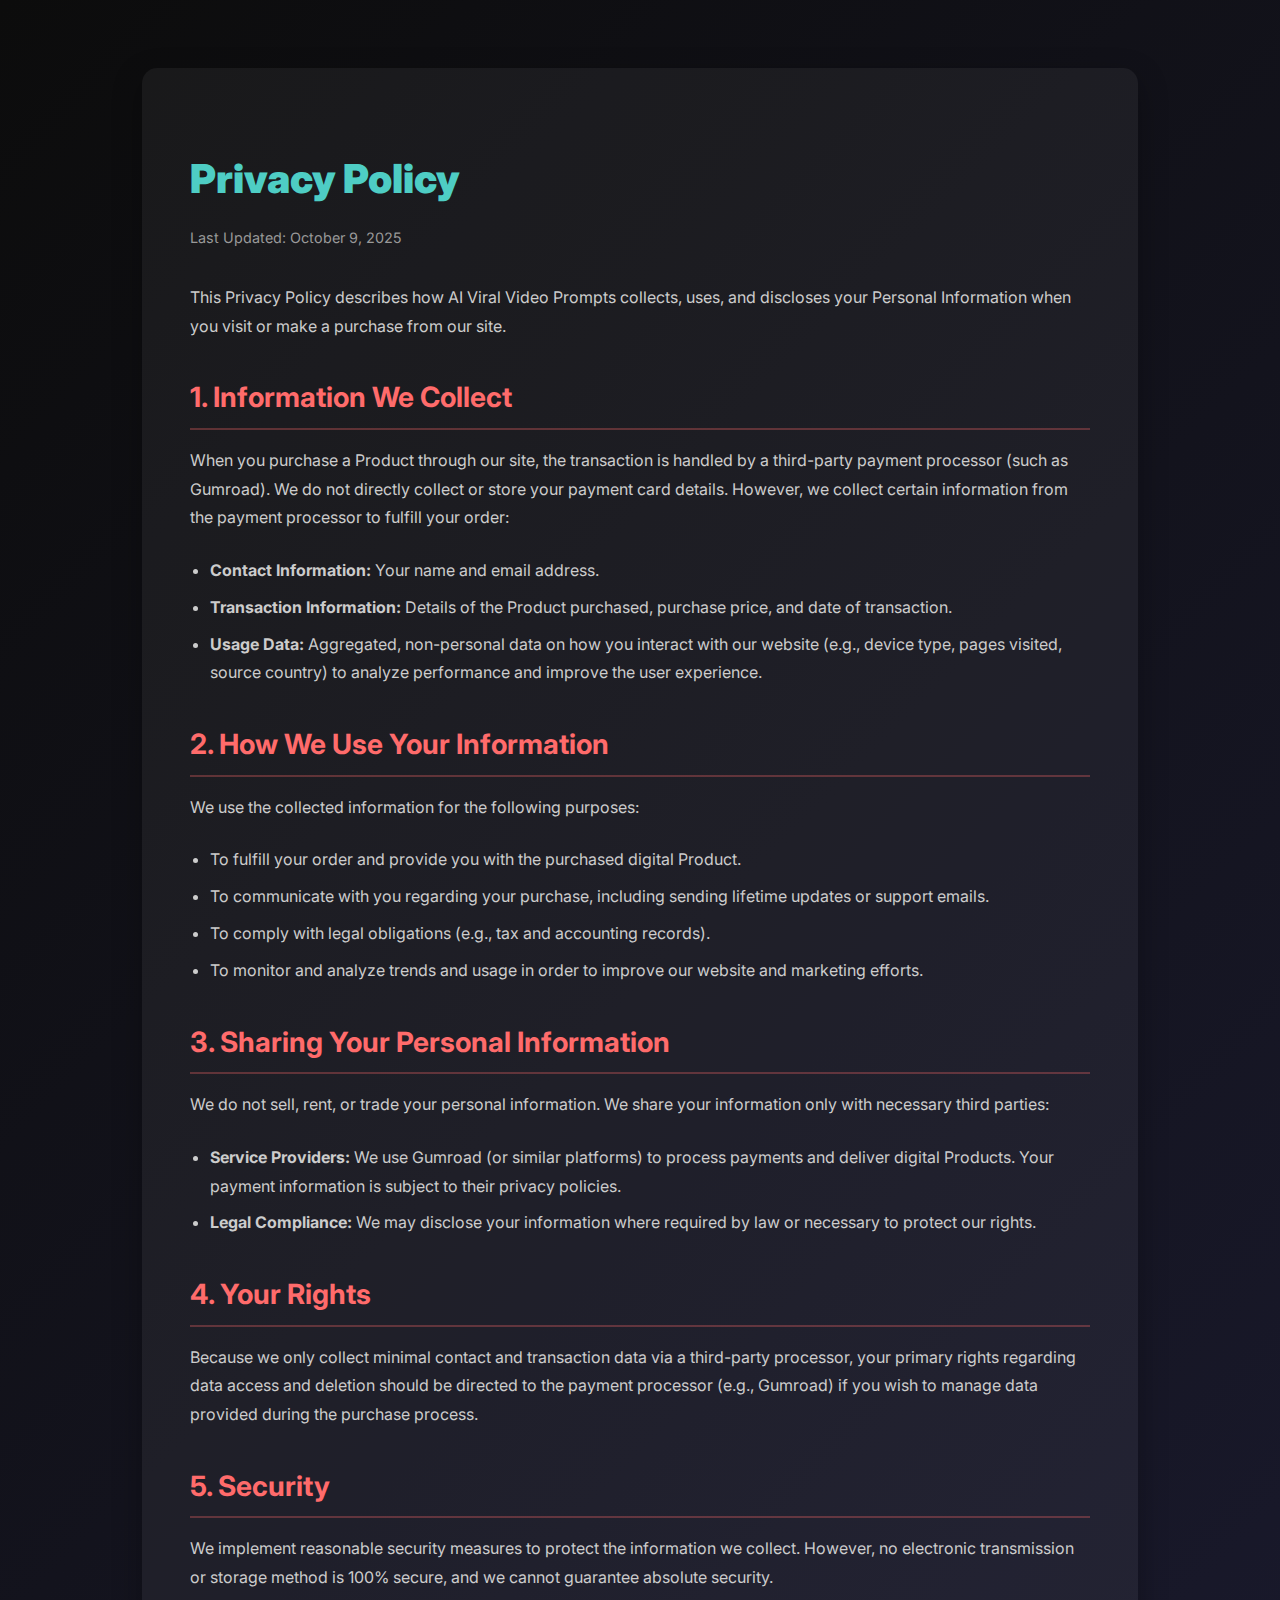
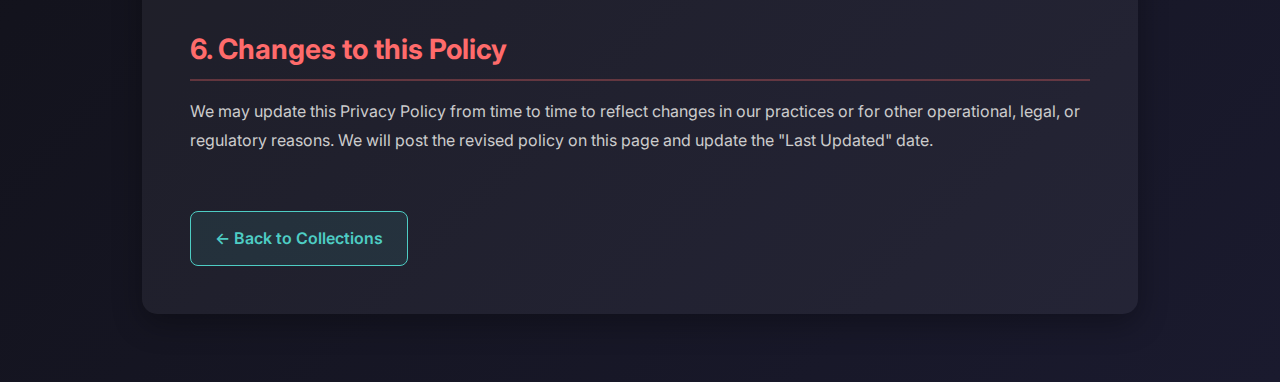
<file: privacy_policy.html>
<!DOCTYPE html>
<html lang="en">
<head>
    <meta charset="UTF-8">
    <meta name="viewport" content="width=device-width, initial-scale=1.0">
    <title>Privacy Policy - AI Viral Video Prompts</title>
    <link href="https://fonts.googleapis.com/css2?family=Inter:wght@400;600;700;900&display=swap" rel="stylesheet">
    <style>
        body {
            font-family: 'Inter', sans-serif;
            background: linear-gradient(135deg, #0c0c0c 0%, #1a1a2e 100%);
            color: #cccccc;
            line-height: 1.8;
            padding: 20px;
        }
        .container {
            max-width: 900px;
            margin: 0 auto;
            background-color: rgba(255, 255, 255, 0.05);
            padding: 3rem;
            border-radius: 15px;
            box-shadow: 0 10px 30px rgba(0, 0, 0, 0.3);
            margin-top: 40px;
            margin-bottom: 40px;
        }
        h1 {
            font-size: 2.5rem;
            font-weight: 900;
            color: #4ecdc4;
            margin-bottom: 10px;
        }
        h2 {
            font-size: 1.75rem;
            color: #ff6b6b;
            margin-top: 2rem;
            margin-bottom: 1rem;
            border-bottom: 2px solid rgba(255, 107, 107, 0.3);
            padding-bottom: 5px;
        }
        p, ul {
            margin-bottom: 1.5rem;
            font-size: 1rem;
        }
        ul {
            padding-left: 20px;
        }
        li {
            margin-bottom: 0.5rem;
        }
        .date {
            font-size: 0.9rem;
            color: #999999;
            margin-bottom: 2rem;
            display: block;
        }
        a {
            color: #4ecdc4;
            text-decoration: none;
        }
        a:hover {
            text-decoration: underline;
        }
        .back-link {
            display: inline-block;
            margin-top: 2rem;
            font-weight: 600;
            padding: 0.75rem 1.5rem;
            background: rgba(78, 205, 196, 0.1);
            border-radius: 8px;
            border: 1px solid #4ecdc4;
            transition: all 0.3s ease;
        }
        .back-link:hover {
            background: rgba(78, 205, 196, 0.3);
            text-decoration: none;
        }
    </style>
</head>
<body>
    <div class="container">
        <h1>Privacy Policy</h1>
        <span class="date">Last Updated: October 9, 2025</span>
        
        <p>This Privacy Policy describes how AI Viral Video Prompts collects, uses, and discloses your Personal Information when you visit or make a purchase from our site.</p>

        <h2>1. Information We Collect</h2>
        <p>When you purchase a Product through our site, the transaction is handled by a third-party payment processor (such as Gumroad). We do not directly collect or store your payment card details. However, we collect certain information from the payment processor to fulfill your order:</p>
        <ul>
            <li><strong>Contact Information:</strong> Your name and email address.</li>
            <li><strong>Transaction Information:</strong> Details of the Product purchased, purchase price, and date of transaction.</li>
            <li><strong>Usage Data:</strong> Aggregated, non-personal data on how you interact with our website (e.g., device type, pages visited, source country) to analyze performance and improve the user experience.</li>
        </ul>

        <h2>2. How We Use Your Information</h2>
        <p>We use the collected information for the following purposes:</p>
        <ul>
            <li>To fulfill your order and provide you with the purchased digital Product.</li>
            <li>To communicate with you regarding your purchase, including sending lifetime updates or support emails.</li>
            <li>To comply with legal obligations (e.g., tax and accounting records).</li>
            <li>To monitor and analyze trends and usage in order to improve our website and marketing efforts.</li>
        </ul>

        <h2>3. Sharing Your Personal Information</h2>
        <p>We do not sell, rent, or trade your personal information. We share your information only with necessary third parties:</p>
        <ul>
            <li><strong>Service Providers:</strong> We use Gumroad (or similar platforms) to process payments and deliver digital Products. Your payment information is subject to their privacy policies.</li>
            <li><strong>Legal Compliance:</strong> We may disclose your information where required by law or necessary to protect our rights.</li>
        </ul>

        <h2>4. Your Rights</h2>
        <p>Because we only collect minimal contact and transaction data via a third-party processor, your primary rights regarding data access and deletion should be directed to the payment processor (e.g., Gumroad) if you wish to manage data provided during the purchase process.</p>
        
        <h2>5. Security</h2>
        <p>We implement reasonable security measures to protect the information we collect. However, no electronic transmission or storage method is 100% secure, and we cannot guarantee absolute security.</p>
        
        <h2>6. Changes to this Policy</h2>
        <p>We may update this Privacy Policy from time to time to reflect changes in our practices or for other operational, legal, or regulatory reasons. We will post the revised policy on this page and update the "Last Updated" date.</p>

        <a href="index.html#products" class="back-link">← Back to Collections</a>
    </div>
</body>
</html>
</file>
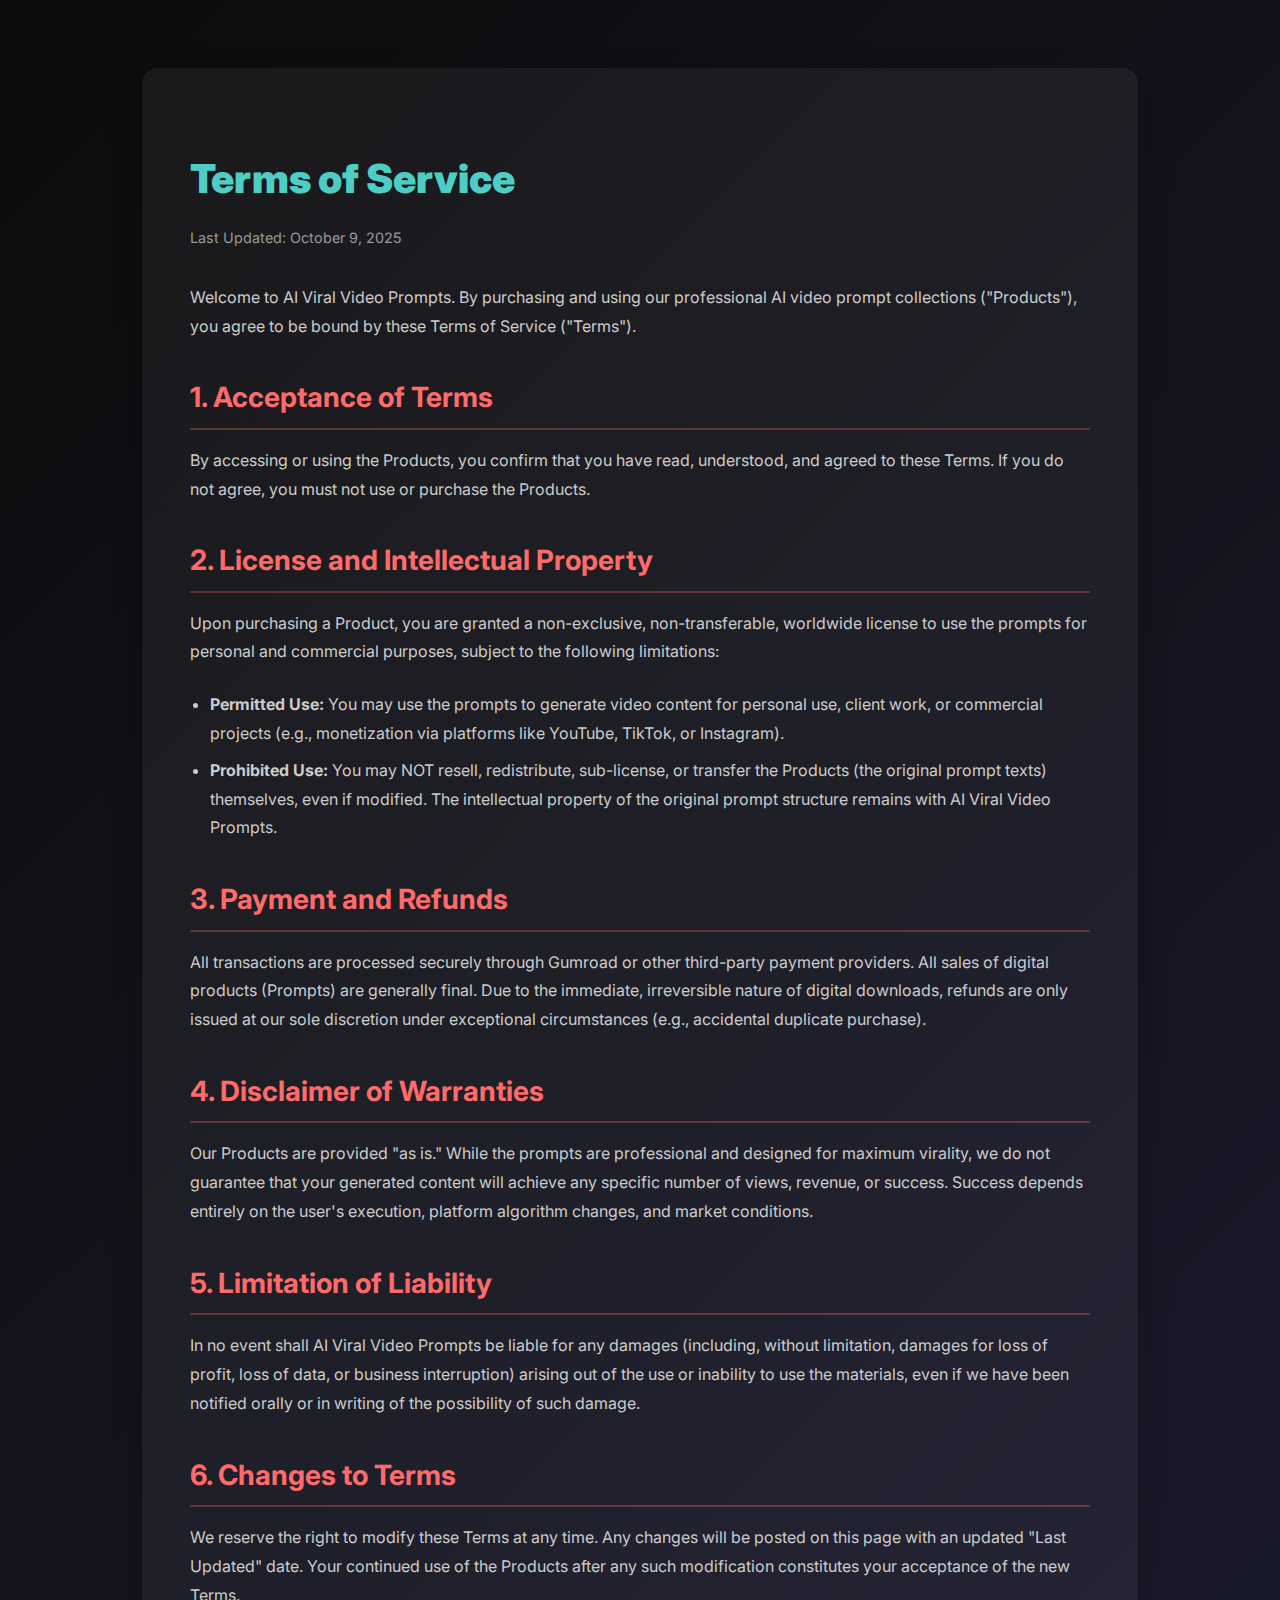
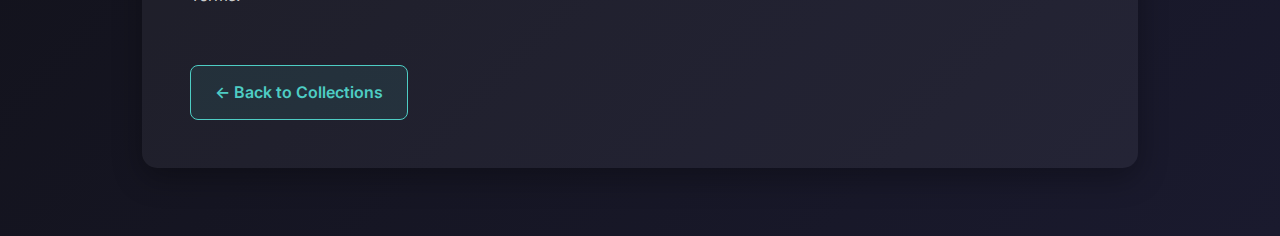
<file: terms_of_service.html>
<!DOCTYPE html>
<html lang="en">
<head>
    <meta charset="UTF-8">
    <meta name="viewport" content="width=device-width, initial-scale=1.0">
    <title>Terms of Service - AI Viral Video Prompts</title>
    <link href="https://fonts.googleapis.com/css2?family=Inter:wght@400;600;700;900&display=swap" rel="stylesheet">
    <style>
        body {
            font-family: 'Inter', sans-serif;
            background: linear-gradient(135deg, #0c0c0c 0%, #1a1a2e 100%);
            color: #cccccc;
            line-height: 1.8;
            padding: 20px;
        }
        .container {
            max-width: 900px;
            margin: 0 auto;
            background-color: rgba(255, 255, 255, 0.05);
            padding: 3rem;
            border-radius: 15px;
            box-shadow: 0 10px 30px rgba(0, 0, 0, 0.3);
            margin-top: 40px;
            margin-bottom: 40px;
        }
        h1 {
            font-size: 2.5rem;
            font-weight: 900;
            color: #4ecdc4;
            margin-bottom: 10px;
        }
        h2 {
            font-size: 1.75rem;
            color: #ff6b6b;
            margin-top: 2rem;
            margin-bottom: 1rem;
            border-bottom: 2px solid rgba(255, 107, 107, 0.3);
            padding-bottom: 5px;
        }
        p, ul {
            margin-bottom: 1.5rem;
            font-size: 1rem;
        }
        ul {
            padding-left: 20px;
        }
        li {
            margin-bottom: 0.5rem;
        }
        .date {
            font-size: 0.9rem;
            color: #999999;
            margin-bottom: 2rem;
            display: block;
        }
        a {
            color: #4ecdc4;
            text-decoration: none;
        }
        a:hover {
            text-decoration: underline;
        }
        .back-link {
            display: inline-block;
            margin-top: 2rem;
            font-weight: 600;
            padding: 0.75rem 1.5rem;
            background: rgba(78, 205, 196, 0.1);
            border-radius: 8px;
            border: 1px solid #4ecdc4;
            transition: all 0.3s ease;
        }
        .back-link:hover {
            background: rgba(78, 205, 196, 0.3);
            text-decoration: none;
        }
    </style>
</head>
<body>
    <div class="container">
        <h1>Terms of Service</h1>
        <span class="date">Last Updated: October 9, 2025</span>
        
        <p>Welcome to AI Viral Video Prompts. By purchasing and using our professional AI video prompt collections ("Products"), you agree to be bound by these Terms of Service ("Terms").</p>

        <h2>1. Acceptance of Terms</h2>
        <p>By accessing or using the Products, you confirm that you have read, understood, and agreed to these Terms. If you do not agree, you must not use or purchase the Products.</p>

        <h2>2. License and Intellectual Property</h2>
        <p>Upon purchasing a Product, you are granted a non-exclusive, non-transferable, worldwide license to use the prompts for personal and commercial purposes, subject to the following limitations:</p>
        <ul>
            <li><strong>Permitted Use:</strong> You may use the prompts to generate video content for personal use, client work, or commercial projects (e.g., monetization via platforms like YouTube, TikTok, or Instagram).</li>
            <li><strong>Prohibited Use:</strong> You may NOT resell, redistribute, sub-license, or transfer the Products (the original prompt texts) themselves, even if modified. The intellectual property of the original prompt structure remains with AI Viral Video Prompts.</li>
        </ul>

        <h2>3. Payment and Refunds</h2>
        <p>All transactions are processed securely through Gumroad or other third-party payment providers. All sales of digital products (Prompts) are generally final. Due to the immediate, irreversible nature of digital downloads, refunds are only issued at our sole discretion under exceptional circumstances (e.g., accidental duplicate purchase).</p>

        <h2>4. Disclaimer of Warranties</h2>
        <p>Our Products are provided "as is." While the prompts are professional and designed for maximum virality, we do not guarantee that your generated content will achieve any specific number of views, revenue, or success. Success depends entirely on the user's execution, platform algorithm changes, and market conditions.</p>

        <h2>5. Limitation of Liability</h2>
        <p>In no event shall AI Viral Video Prompts be liable for any damages (including, without limitation, damages for loss of profit, loss of data, or business interruption) arising out of the use or inability to use the materials, even if we have been notified orally or in writing of the possibility of such damage.</p>

        <h2>6. Changes to Terms</h2>
        <p>We reserve the right to modify these Terms at any time. Any changes will be posted on this page with an updated "Last Updated" date. Your continued use of the Products after any such modification constitutes your acceptance of the new Terms.</p>

        <a href="index.html#products" class="back-link">← Back to Collections</a>
    </div>
</body>
</html>
</file>
<file: styles.css>
* {
    margin: 0;
    padding: 0;
    box-sizing: border-box;
}

body {
    font-family: 'Inter', sans-serif;
    background: linear-gradient(135deg, #0c0c0c 0%, #1a1a2e 100%);
    color: #ffffff;
    line-height: 1.6;
    overflow-x: hidden;
}

.hero-section {
    min-height: 100vh;
    background: linear-gradient(rgba(0,0,0,0.8), rgba(0,0,0,0.6)),
                radial-gradient(circle at 30% 20%, rgba(255,107,107,0.15) 0%, transparent 50%),
                radial-gradient(circle at 70% 80%, rgba(78,205,196,0.15) 0%, transparent 50%);
    display: flex;
    align-items: center;
    justify-content: center;
    text-align: center;
    position: relative;
    padding: 2rem;
}

.hero-content {
    max-width: 1000px;
    animation: fadeInUp 1s ease-out;
}

.attention-grabber {
    background: linear-gradient(45deg, #ff0844, #ffb199);
    padding: 1rem 2rem;
    border-radius: 50px;
    font-size: 1rem;
    font-weight: 700;
    text-transform: uppercase;
    letter-spacing: 2px;
    margin-bottom: 2rem;
    display: inline-block;
    animation: pulse 2s infinite;
    border: 2px solid #ff0844;
}

.mega-headline {
    font-size: clamp(2rem, 6vw, 4rem);
    font-weight: 900;
    line-height: 1.1;
    margin-bottom: 2rem;
    color: #ffffff;
}

.highlight-text {
    background: linear-gradient(45deg, #ff6b6b, #4ecdc4);
    -webkit-background-clip: text;
    -webkit-text-fill-color: transparent;
    background-clip: text;
}

.subheadline {
    font-size: clamp(1.1rem, 3vw, 1.8rem);
    margin-bottom: 3rem;
    color: #e0e0e0;
    font-weight: 400;
    line-height: 1.4;
}

.cta-button {
    display: inline-block;
    padding: 1.8rem 3.5rem;
    font-size: 1.4rem;
    font-weight: 800;
    background: linear-gradient(45deg, #ff0844, #ff6b6b);
    color: white;
    text-decoration: none;
    border-radius: 15px;
    margin: 2rem 1rem;
    transition: all 0.3s ease;
    box-shadow: 0 15px 35px rgba(255,8,68,0.4);
    text-transform: uppercase;
    letter-spacing: 1px;
    position: relative;
    overflow: hidden;
    border: none;
}

.cta-button:before {
    content: '';
    position: absolute;
    top: 0;
    left: -100%;
    width: 100%;
    height: 100%;
    background: linear-gradient(90deg, transparent, rgba(255,255,255,0.2), transparent);
    transition: left 0.5s;
}

.cta-button:hover:before {
    left: 100%;
}

.cta-button:hover {
    transform: translateY(-3px);
    box-shadow: 0 20px 45px rgba(255,8,68,0.6);
}

.cta-button.secondary {
    background: linear-gradient(45deg, #4ecdc4, #45b7d1);
    box-shadow: 0 15px 35px rgba(78,205,196,0.4);
}

.cta-button.secondary:hover {
    box-shadow: 0 20px 45px rgba(78,205,196,0.6);
}

.section {
    padding: 4rem 2rem;
    max-width: 1400px;
    margin: 0 auto;
}

.section-title {
    font-size: clamp(1.8rem, 4vw, 2.8rem);
    text-align: center;
    margin-bottom: 3rem;
    font-weight: 800;
    color: #ffffff;
}

.video-preview-grid {
    display: grid;
    grid-template-columns: repeat(auto-fit, minmax(300px, 1fr));
    gap: 2rem;
    margin: 3rem 0;
}

.video-card {
    background: rgba(255,255,255,0.03);
    border-radius: 20px;
    padding: 1.5rem;
    border: 1px solid rgba(255,255,255,0.1);
    transition: all 0.3s ease;
    position: relative;
    cursor: pointer;
}

.video-card:hover {
    transform: translateY(-10px);
    box-shadow: 0 25px 50px rgba(0,0,0,0.3);
    border-color: #4ecdc4;
}

.video-card:focus {
    outline: 3px solid #4ecdc4;
    outline-offset: 2px;
}

.video-thumbnail {
    position: relative;
    width: 100%;
    height: 200px;
    background: linear-gradient(45deg, #ff6b6b, #4ecdc4);
    border-radius: 15px;
    overflow: hidden;
    margin-bottom: 1rem;
    display: flex;
    align-items: center;
    justify-content: center;
    font-size: 3rem;
}

.play-button {
    position: absolute;
    width: 60px;
    height: 60px;
    background: rgba(255,255,255,0.9);
    border-radius: 50%;
    display: flex;
    align-items: center;
    justify-content: center;
    font-size: 24px;
    color: #333;
    transition: all 0.3s ease;
    box-shadow: 0 5px 15px rgba(0,0,0,0.3);
}

.video-card:hover .play-button {
    transform: scale(1.1);
    background: white;
}

.proof-badge {
    position: absolute;
    top: -10px;
    right: -10px;
    background: linear-gradient(45deg, #ff0844, #ffb199);
    color: white;
    padding: 0.5rem 1rem;
    border-radius: 20px;
    font-size: 0.8rem;
    font-weight: 700;
    animation: bounce 2s infinite;
    z-index: 10;
}

.video-responsive-container {
    position: relative;
    width: 100%;
    padding-top: 56.25%;
    margin-bottom: 1.5rem;
    border-radius: 15px;
    overflow: hidden;
    background: #000;
}

.video-responsive-container iframe {
    position: absolute;
    top: 0;
    left: 0;
    width: 100%;
    height: 100%;
    border: none;
}

.modal {
    display: none;
    position: fixed;
    z-index: 1000;
    left: 0;
    top: 0;
    width: 100%;
    height: 100%;
    background-color: rgba(0,0,0,0.95);
    backdrop-filter: blur(5px);
    animation: fadeIn 0.3s ease;
    padding: 1rem;
}

.modal-content {
    background-color: #222;
    margin: 5% auto;
    padding: 2rem;
    border-radius: 20px;
    width: 90%;
    max-width: 800px;
    position: relative;
    animation: slideIn 0.3s ease-out;
    box-shadow: 0 20px 50px rgba(0,0,0,0.5);
}

.close {
    color: #ff6b6b;
    position: absolute;
    top: 15px;
    right: 25px;
    font-size: 30px;
    font-weight: bold;
    cursor: pointer;
    transition: color 0.3s;
    background: none;
    border: none;
    padding: 0;
    font-family: inherit;
}

.close:hover,
.close:focus {
    color: white;
    outline: 2px solid #ff6b6b;
    outline-offset: 2px;
}

.products-grid {
    display: grid;
    grid-template-columns: repeat(auto-fit, minmax(300px, 1fr));
    gap: 2rem;
    margin: 3rem 0;
}

.product-card {
    background: rgba(255,255,255,0.03);
    border-radius: 20px;
    padding: 2rem;
    border: 1px solid rgba(255,255,255,0.1);
    transition: all 0.3s ease;
    position: relative;
    text-align: center;
}

.product-card:hover {
    transform: translateY(-10px);
    box-shadow: 0 25px 50px rgba(0,0,0,0.3);
    border-color: #4ecdc4;
}

.product-card.live {
    border-color: #4ecdc4;
    background: rgba(78,205,196,0.05);
}

.product-card.coming-soon {
    border-color: #ffd700;
    background: rgba(255,215,0,0.05);
}

.product-icon {
    font-size: 3rem;
    margin-bottom: 1rem;
    display: block;
}

.product-title {
    font-size: 1.3rem;
    font-weight: 700;
    margin-bottom: 1rem;
    color: #ffffff;
}

.product-description {
    color: #cccccc;
    margin-bottom: 1.5rem;
    line-height: 1.5;
    height: 60px;
    overflow: hidden;
}

.product-stats {
    background: rgba(0,0,0,0.3);
    padding: 1rem;
    border-radius: 10px;
    margin: 1rem 0;
    font-size: 0.9rem;
    color: #aaa;
}

.product-price {
    font-size: 2rem;
    font-weight: 900;
    color: #ff6b6b;
    margin: 1rem 0;
}

.product-button {
    display: inline-block;
    padding: 1rem 2rem;
    background: linear-gradient(45deg, #4ecdc4, #45b7d1);
    color: white;
    text-decoration: none;
    border-radius: 10px;
    font-weight: 700;
    transition: all 0.3s ease;
    width: 100%;
    margin-top: 1rem;
    border: none;
    cursor: pointer;
}

.product-button:hover {
    transform: translateY(-2px);
    box-shadow: 0 10px 25px rgba(78,205,196,0.4);
}

.product-button.live {
    background: linear-gradient(45deg, #4ecdc4, #45b7d1);
}

.product-button.coming-soon {
    background: linear-gradient(45deg, #ffd700, #ffb347);
    color: #333;
    cursor: default;
}

.status-badge {
    position: absolute;
    top: -10px;
    right: -10px;
    padding: 0.5rem 1rem;
    border-radius: 20px;
    font-size: 0.8rem;
    font-weight: 700;
    animation: bounce 2s infinite;
}

.status-badge.live {
    background: #4ecdc4;
    color: white;
}

.status-badge.coming-soon {
    background: #ffd700;
    color: #333;
}

.featured-section {
    background: linear-gradient(135deg, rgba(255,8,68,0.1) 0%, rgba(78,205,196,0.1) 100%);
    border-radius: 25px;
    padding: 3rem;
    margin: 3rem 0;
    border: 2px solid rgba(255,8,68,0.3);
    text-align: center;
}

.stats-grid {
    display: grid;
    grid-template-columns: repeat(auto-fit, minmax(180px, 1fr));
    gap: 1.5rem;
    margin: 3rem 0;
}

.stat-card {
    text-align: center;
    padding: 1.5rem;
    background: rgba(255,255,255,0.05);
    border-radius: 15px;
}

.stat-number {
    font-size: clamp(2rem, 5vw, 3rem);
    font-weight: 900;
    background: linear-gradient(45deg, #ff6b6b, #4ecdc4);
    -webkit-background-clip: text;
    -webkit-text-fill-color: transparent;
    background-clip: text;
}

.stat-label {
    color: #cccccc;
    font-weight: 600;
    margin-top: 0.5rem;
}

.footer {
    background: #0a0a0a;
    padding: 3rem 2rem;
    text-align: center;
    border-top: 1px solid #333;
    margin-top: 5rem;
}

/* Skip to content link for accessibility */
.skip-to-content {
    position: absolute;
    top: -40px;
    left: 0;
    background: #4ecdc4;
    color: #000;
    padding: 8px;
    text-decoration: none;
    z-index: 100;
    font-weight: bold;
}

.skip-to-content:focus {
    top: 0;
}

/* Animations */
@keyframes pulse {
    0% { transform: scale(1); }
    50% { transform: scale(1.05); }
    100% { transform: scale(1); }
}

@keyframes fadeIn {
    from { opacity: 0; }
    to { opacity: 1; }
}

@keyframes slideIn {
    from { transform: translateY(-50px); opacity: 0; }
    to { transform: translateY(0); opacity: 1; }
}

@keyframes bounce {
    0%, 20%, 50%, 80%, 100% { transform: translateY(0); }
    40% { transform: translateY(-10px); }
    60% { transform: translateY(-5px); }
}

@keyframes fadeInUp {
    from {
        opacity: 0;
        transform: translateY(50px);
    }
    to {
        opacity: 1;
        transform: translateY(0);
    }
}

/* Reduce motion for accessibility */
@media (prefers-reduced-motion: reduce) {
    *,
    *::before,
    *::after {
        animation-duration: 0.01ms !important;
        animation-iteration-count: 1 !important;
        transition-duration: 0.01ms !important;
    }
}

/* Lead Magnet Popup Styles */
.lead-popup {
    display: none;
    position: fixed;
    top: 0;
    left: 0;
    width: 100%;
    height: 100%;
    z-index: 10000;
    animation: fadeIn 0.3s ease-out;
}

.lead-popup.active {
    display: block;
}

.lead-popup-overlay {
    position: absolute;
    top: 0;
    left: 0;
    width: 100%;
    height: 100%;
    background: rgba(0, 0, 0, 0.85);
    backdrop-filter: blur(5px);
}

.lead-popup-content {
    position: relative;
    background: linear-gradient(135deg, #1a1a2e 0%, #16213e 100%);
    max-width: 550px;
    margin: 5% auto;
    padding: 3rem 2.5rem;
    border-radius: 20px;
    box-shadow: 0 20px 60px rgba(0, 0, 0, 0.5), 0 0 0 1px rgba(78, 205, 196, 0.3);
    animation: slideInDown 0.4s ease-out;
    text-align: center;
    border: 2px solid rgba(78, 205, 196, 0.2);
}

.lead-popup-close {
    position: absolute;
    top: 15px;
    right: 20px;
    background: transparent;
    border: none;
    font-size: 2.5rem;
    color: #999;
    cursor: pointer;
    transition: all 0.3s ease;
    line-height: 1;
    padding: 0;
    width: 40px;
    height: 40px;
}

.lead-popup-close:hover {
    color: #ff6b6b;
    transform: rotate(90deg);
}

.lead-popup-icon {
    font-size: 4rem;
    margin-bottom: 1rem;
    animation: bounce 2s infinite;
}

.lead-popup-title {
    font-size: clamp(1.8rem, 4vw, 2.5rem);
    font-weight: 900;
    color: #ffffff;
    margin-bottom: 1rem;
    background: linear-gradient(45deg, #ff6b6b, #4ecdc4);
    -webkit-background-clip: text;
    -webkit-text-fill-color: transparent;
    background-clip: text;
}

.lead-popup-subtitle {
    font-size: 1.1rem;
    color: #e0e0e0;
    margin-bottom: 2rem;
    line-height: 1.6;
}

.lead-popup-benefits {
    list-style: none;
    text-align: left;
    margin: 2rem auto;
    max-width: 400px;
}

.lead-popup-benefits li {
    font-size: 1rem;
    color: #cccccc;
    margin-bottom: 0.8rem;
    padding-left: 0;
}

.lead-popup-form {
    margin: 2rem 0;
}

.lead-popup-input {
    width: 100%;
    padding: 1rem 1.5rem;
    margin-bottom: 1rem;
    background: rgba(255, 255, 255, 0.05);
    border: 2px solid rgba(78, 205, 196, 0.3);
    border-radius: 10px;
    color: #ffffff;
    font-size: 1rem;
    font-family: 'Inter', sans-serif;
    transition: all 0.3s ease;
}

.lead-popup-input:focus {
    outline: none;
    border-color: #4ecdc4;
    background: rgba(78, 205, 196, 0.1);
    box-shadow: 0 0 20px rgba(78, 205, 196, 0.2);
}

.lead-popup-input::placeholder {
    color: #888;
}

.lead-popup-button {
    width: 100%;
    padding: 1.5rem 2rem;
    background: linear-gradient(45deg, #ff0844, #ff6b6b);
    color: white;
    border: none;
    border-radius: 10px;
    font-size: 1.2rem;
    font-weight: 800;
    text-transform: uppercase;
    letter-spacing: 1px;
    cursor: pointer;
    transition: all 0.3s ease;
    box-shadow: 0 10px 30px rgba(255, 8, 68, 0.4);
}

.lead-popup-button:hover {
    transform: translateY(-2px);
    box-shadow: 0 15px 40px rgba(255, 8, 68, 0.6);
}

.lead-popup-button:active {
    transform: translateY(0);
}

.lead-popup-privacy {
    font-size: 0.85rem;
    color: #888;
    margin-top: 1rem;
}

@keyframes slideInDown {
    from {
        opacity: 0;
        transform: translateY(-50px);
    }
    to {
        opacity: 1;
        transform: translateY(0);
    }
}

@keyframes bounce {
    0%, 100% {
        transform: translateY(0);
    }
    50% {
        transform: translateY(-10px);
    }
}

/* Responsive Design */
@media (max-width: 768px) {
    .hero-section { padding: 1rem; }
    .section { padding: 2rem 1rem; }
    .products-grid { grid-template-columns: 1fr; }
    .video-preview-grid { grid-template-columns: 1fr; }
    .cta-button {
        padding: 1.2rem 2rem;
        font-size: 1.1rem;
        margin: 1rem 0.5rem;
    }
    .modal-content {
        margin: 20% auto;
    }
    .product-description {
        height: auto;
    }
    .lead-popup-content {
        margin: 10% 1rem;
        padding: 2rem 1.5rem;
    }
    .lead-popup-title {
        font-size: 1.8rem;
    }
    .lead-popup-button {
        font-size: 1rem;
        padding: 1.2rem 1.5rem;
    }
}
</file>
